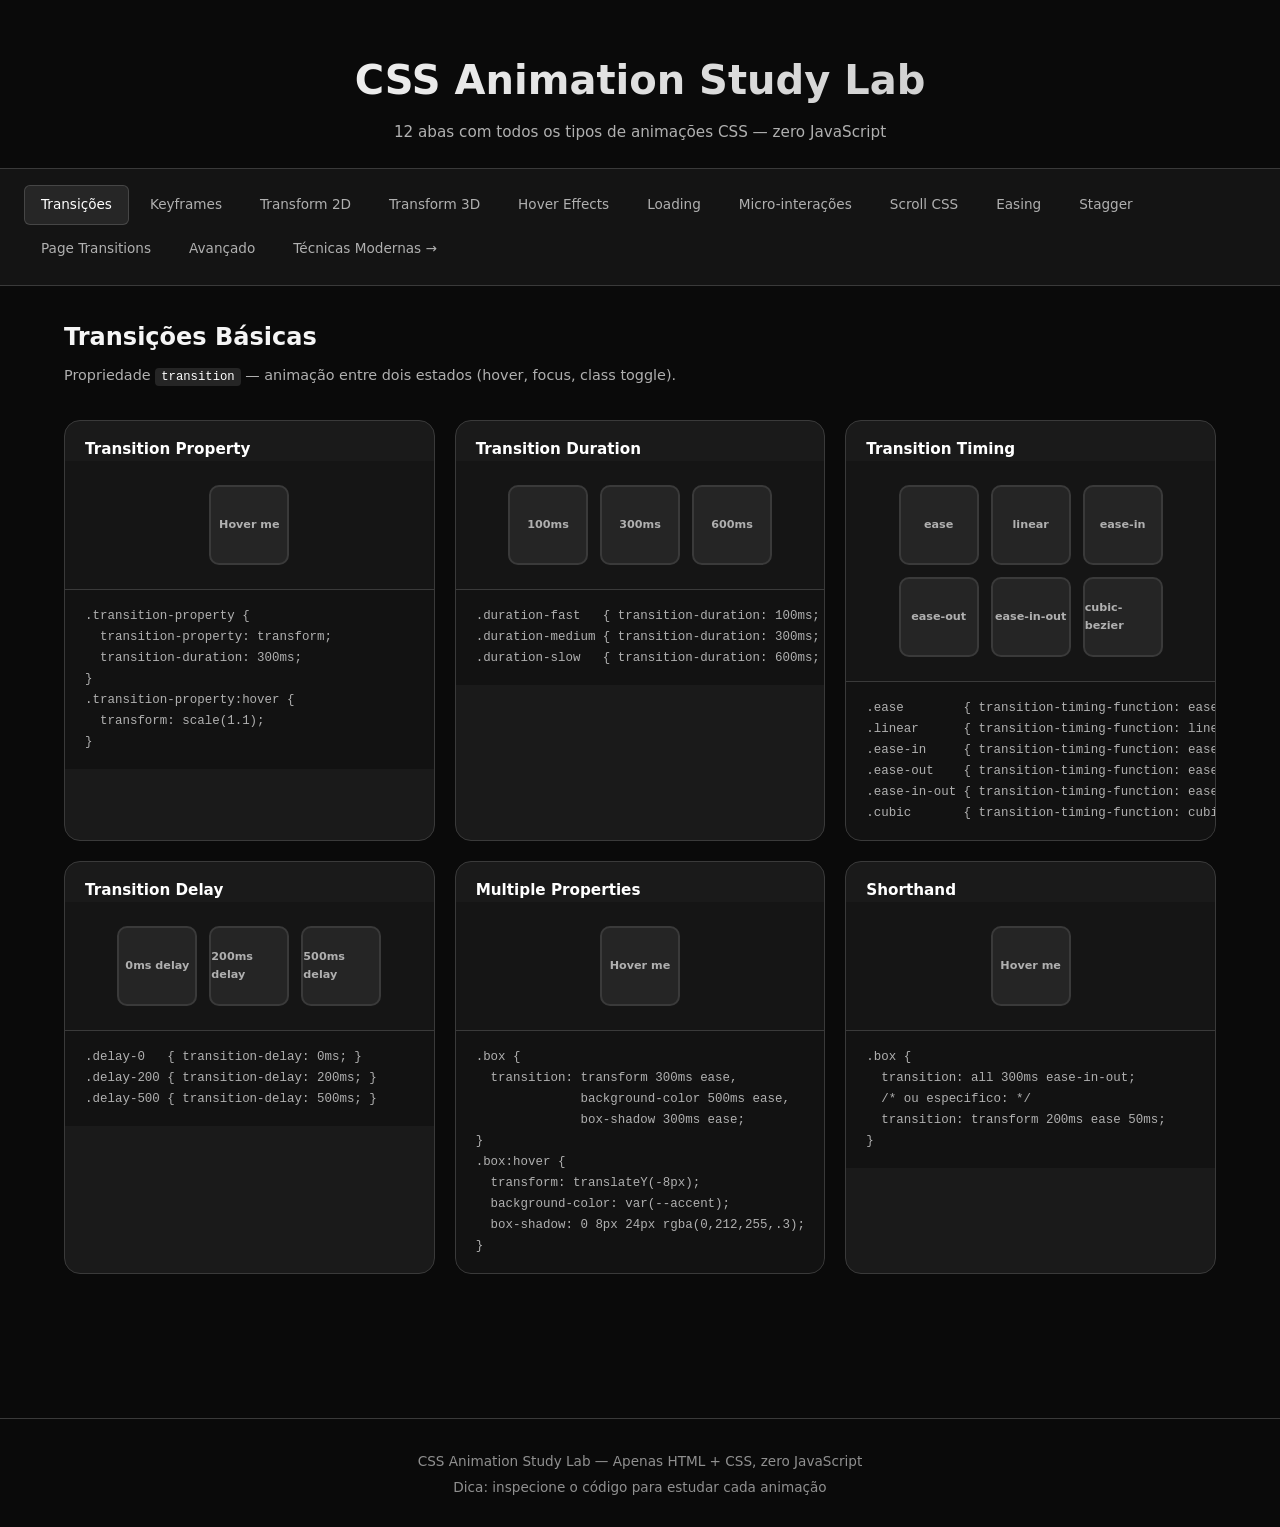
<file: index.html>
<!DOCTYPE html>
<html lang="pt-BR">
<head>
  <meta charset="UTF-8">
  <meta name="viewport" content="width=device-width, initial-scale=1.0">
  <meta name="description" content="12 abas interativas com exemplos práticos de animações CSS: transitions, keyframes, transforms, hover effects, loading, scroll-driven, easing, stagger e mais. Zero JavaScript.">
  <link rel="icon" href="data:image/svg+xml,<svg xmlns='http://www.w3.org/2000/svg' viewBox='0 0 100 100'><text y='.9em' font-size='90'>⚡</text></svg>">
  <title>CSS Animation Study Lab</title>
  <link rel="stylesheet" href="style.css">
</head>
<body>

  <header class="header">
    <h1>CSS Animation Study Lab</h1>
    <p class="subtitle">12 abas com todos os tipos de animações CSS — zero JavaScript</p>
  </header>

  <!-- Tabs State (radio buttons) -->
  <input type="radio" name="tab" id="tab1" checked>
  <input type="radio" name="tab" id="tab2">
  <input type="radio" name="tab" id="tab3">
  <input type="radio" name="tab" id="tab4">
  <input type="radio" name="tab" id="tab5">
  <input type="radio" name="tab" id="tab6">
  <input type="radio" name="tab" id="tab7">
  <input type="radio" name="tab" id="tab8">
  <input type="radio" name="tab" id="tab9">
  <input type="radio" name="tab" id="tab10">
  <input type="radio" name="tab" id="tab11">
  <input type="radio" name="tab" id="tab12">
  <input type="radio" name="tab" id="tab13">

  <nav class="tabs" role="tablist">
    <label for="tab1" role="tab" aria-controls="panel1">Transições</label>
    <label for="tab2" role="tab" aria-controls="panel2">Keyframes</label>
    <label for="tab3" role="tab" aria-controls="panel3">Transform 2D</label>
    <label for="tab4" role="tab" aria-controls="panel4">Transform 3D</label>
    <label for="tab5" role="tab" aria-controls="panel5">Hover Effects</label>
    <label for="tab6" role="tab" aria-controls="panel6">Loading</label>
    <label for="tab7" role="tab" aria-controls="panel7">Micro-interações</label>
    <label for="tab8" role="tab" aria-controls="panel8">Scroll CSS</label>
    <label for="tab9" role="tab" aria-controls="panel9">Easing</label>
    <label for="tab10" role="tab" aria-controls="panel10">Stagger</label>
    <label for="tab11" role="tab" aria-controls="panel11">Page Transitions</label>
    <label for="tab12" role="tab" aria-controls="panel12">Avançado</label>
    <label for="tab13" role="tab" aria-controls="panel13">Técnicas Modernas →</label>
  </nav>

  <main class="content">

    <!-- ==================== TAB 1: Transições ==================== -->
    <section class="tab-panel panel-1" role="tabpanel" id="panel1" aria-labelledby="tab1">
      <h2>Transições Básicas</h2>
      <p class="description">Propriedade <code>transition</code> — animação entre dois estados (hover, focus, class toggle).</p>

      <div class="examples-grid">

        <div class="example-card">
          <h3>Transition Property</h3>
          <div class="demo-area">
            <div class="box transition-property">Hover me</div>
          </div>
          <pre><code>.transition-property {
  transition-property: transform;
  transition-duration: 300ms;
}
.transition-property:hover {
  transform: scale(1.1);
}</code></pre>
        </div>

        <div class="example-card">
          <h3>Transition Duration</h3>
          <div class="demo-area">
            <div class="box duration-fast">100ms</div>
            <div class="box duration-medium">300ms</div>
            <div class="box duration-slow">600ms</div>
          </div>
          <pre><code>.duration-fast   { transition-duration: 100ms; }
.duration-medium { transition-duration: 300ms; }
.duration-slow   { transition-duration: 600ms; }</code></pre>
        </div>

        <div class="example-card">
          <h3>Transition Timing</h3>
          <div class="demo-area">
            <div class="box timing-ease">ease</div>
            <div class="box timing-linear">linear</div>
            <div class="box timing-ease-in">ease-in</div>
            <div class="box timing-ease-out">ease-out</div>
            <div class="box timing-ease-in-out">ease-in-out</div>
            <div class="box timing-cubic">cubic-bezier</div>
          </div>
          <pre><code>.ease        { transition-timing-function: ease; }
.linear      { transition-timing-function: linear; }
.ease-in     { transition-timing-function: ease-in; }
.ease-out    { transition-timing-function: ease-out; }
.ease-in-out { transition-timing-function: ease-in-out; }
.cubic       { transition-timing-function: cubic-bezier(.68,-.55,.27,1.55); }</code></pre>
        </div>

        <div class="example-card">
          <h3>Transition Delay</h3>
          <div class="demo-area">
            <div class="box delay-0">0ms delay</div>
            <div class="box delay-200">200ms delay</div>
            <div class="box delay-500">500ms delay</div>
          </div>
          <pre><code>.delay-0   { transition-delay: 0ms; }
.delay-200 { transition-delay: 200ms; }
.delay-500 { transition-delay: 500ms; }</code></pre>
        </div>

        <div class="example-card">
          <h3>Multiple Properties</h3>
          <div class="demo-area">
            <div class="box multi-transition">Hover me</div>
          </div>
          <pre><code>.box {
  transition: transform 300ms ease,
              background-color 500ms ease,
              box-shadow 300ms ease;
}
.box:hover {
  transform: translateY(-8px);
  background-color: var(--accent);
  box-shadow: 0 8px 24px rgba(0,212,255,.3);
}</code></pre>
        </div>

        <div class="example-card">
          <h3>Shorthand</h3>
          <div class="demo-area">
            <div class="box shorthand-transition">Hover me</div>
          </div>
          <pre><code>.box {
  transition: all 300ms ease-in-out;
  /* ou especifico: */
  transition: transform 200ms ease 50ms;
}</code></pre>
        </div>

      </div>
    </section>

    <!-- ==================== TAB 2: Keyframes ==================== -->
    <section class="tab-panel panel-2" role="tabpanel" id="panel2" aria-labelledby="tab2">
      <h2>Keyframe Animations</h2>
      <p class="description">Propriedade <code>animation</code> com <code>@keyframes</code> — sequências multi-etapa.</p>

      <div class="examples-grid">

        <div class="example-card">
          <h3>Fade In/Out</h3>
          <div class="demo-area">
            <div class="box anim-fade">Fade</div>
          </div>
          <pre><code>@keyframes fade {
  0%   { opacity: 0; }
  100% { opacity: 1; }
}
.box {
  animation: fade 1s ease-in-out infinite alternate;
}</code></pre>
        </div>

        <div class="example-card">
          <h3>Bounce</h3>
          <div class="demo-area">
            <div class="box anim-bounce">Bounce</div>
          </div>
          <pre><code>@keyframes bounce {
  0%, 100% { transform: translateY(0); }
  50%      { transform: translateY(-20px); }
}
.box {
  animation: bounce 600ms ease-in-out infinite;
}</code></pre>
        </div>

        <div class="example-card">
          <h3>Spin</h3>
          <div class="demo-area">
            <div class="box anim-spin">Spin</div>
          </div>
          <pre><code>@keyframes spin {
  from { transform: rotate(0deg); }
  to   { transform: rotate(360deg); }
}
.box {
  animation: spin 1s linear infinite;
}</code></pre>
        </div>

        <div class="example-card">
          <h3>Pulse</h3>
          <div class="demo-area">
            <div class="box anim-pulse">Pulse</div>
          </div>
          <pre><code>@keyframes pulse {
  0%, 100% { transform: scale(1); opacity: 1; }
  50%      { transform: scale(1.05); opacity: .8; }
}
.box {
  animation: pulse 2s ease-in-out infinite;
}</code></pre>
        </div>

        <div class="example-card">
          <h3>Slide In</h3>
          <div class="demo-area">
            <div class="box anim-slide-in">Slide In</div>
          </div>
          <pre><code>@keyframes slideIn {
  from { transform: translateX(-100%); opacity: 0; }
  to   { transform: translateX(0); opacity: 1; }
}
.box {
  animation: slideIn 500ms ease-out forwards;
}</code></pre>
        </div>

        <div class="example-card">
          <h3>Keyframe Steps</h3>
          <div class="demo-area">
            <div class="box anim-steps">Steps</div>
          </div>
          <pre><code>@keyframes typewriter {
  from { width: 0; }
  to   { width: 100%; }
}
.box {
  animation: typewriter 2s steps(10) forwards;
  overflow: hidden;
  white-space: nowrap;
}</code></pre>
        </div>

      </div>
    </section>

    <!-- ==================== TAB 3: Transform 2D ==================== -->
    <section class="tab-panel panel-3" role="tabpanel" id="panel3" aria-labelledby="tab3">
      <h2>Transformações 2D</h2>
      <p class="description">Propriedade <code>transform</code> — translate, rotate, scale, skew, matrix.</p>

      <div class="examples-grid">

        <div class="example-card">
          <h3>Translate</h3>
          <div class="demo-area">
            <div class="box tf-translate-x">translateX(40px)</div>
            <div class="box tf-translate-y">translateY(20px)</div>
          </div>
          <pre><code>.tf-translate-x { transform: translateX(40px); }
.tf-translate-y { transform: translateY(20px); }
/* Percentual relativo ao próprio tamanho */</code></pre>
        </div>

        <div class="example-card">
          <h3>Rotate</h3>
          <div class="demo-area">
            <div class="box tf-rotate-45">rotate(45deg)</div>
            <div class="box tf-rotate-neg">rotate(-45deg)</div>
          </div>
          <pre><code>.tf-rotate-45 { transform: rotate(45deg); }
.tf-rotate-neg { transform: rotate(-45deg); }</code></pre>
        </div>

        <div class="example-card">
          <h3>Scale</h3>
          <div class="demo-area">
            <div class="box tf-scale-up">scale(1.3)</div>
            <div class="box tf-scale-down">scale(0.7)</div>
            <div class="box tf-scale-xy">scale(1.2, 0.8)</div>
          </div>
          <pre><code>.tf-scale-up   { transform: scale(1.3); }
.tf-scale-down { transform: scale(0.7); }
.tf-scale-xy   { transform: scale(1.2, 0.8); }</code></pre>
        </div>

        <div class="example-card">
          <h3>Skew</h3>
          <div class="demo-area">
            <div class="box tf-skew-x">skewX(15deg)</div>
            <div class="box tf-skew-y">skewY(10deg)</div>
          </div>
          <pre><code>.tf-skew-x { transform: skewX(15deg); }
.tf-skew-y { transform: skewY(10deg); }</code></pre>
        </div>

        <div class="example-card">
          <h3>Transform Origin</h3>
          <div class="demo-area">
            <div class="box tf-origin-center">center</div>
            <div class="box tf-origin-tl">top left</div>
            <div class="box tf-origin-br">bottom right</div>
          </div>
          <pre><code>.tf-origin-center { transform-origin: center; }
.tf-origin-tl     { transform-origin: top left; }
.tf-origin-br     { transform-origin: bottom right; }</code></pre>
        </div>

        <div class="example-card">
          <h3>Combinando Transforms</h3>
          <div class="demo-area">
            <div class="box tf-combined">Combined</div>
          </div>
          <pre><code>.tf-combined {
  transform: rotate(15deg) scale(1.1) translateX(20px);
  /* Ordem importa! Da direita pra esquerda */</code></pre>
        </div>

        <div class="example-card">
          <h3>Matrix</h3>
          <div class="demo-area">
            <div class="box tf-matrix">matrix()</div>
          </div>
          <pre><code>/* matrix(scaleX, skewY, skewX, scaleY, translateX, translateY) */
.tf-matrix {
  transform: matrix(1, 0.2, -0.2, 1, 10, 0);
  /* Equivalente a: skewY(11.3deg) translateX(10px) */
}</code></pre>
        </div>

      </div>
    </section>

    <!-- ==================== TAB 4: Transform 3D ==================== -->
    <section class="tab-panel panel-4" role="tabpanel" id="panel4" aria-labelledby="tab4">
      <h2>Transformações 3D</h2>
      <p class="description">Perspectiva, rotateX/Y/Z, translateZ, preserve-3d.</p>

      <div class="examples-grid">

        <div class="example-card">
          <h3>Perspective</h3>
          <div class="demo-area perspective-container">
            <div class="box tf-perspective">Perspective</div>
          </div>
          <pre><code>.container {
  perspective: 800px;
}
.box {
  transform: rotateY(30deg);
}</code></pre>
        </div>

        <div class="example-card">
          <h3>RotateX / RotateY</h3>
          <div class="demo-area perspective-container">
            <div class="box tf-rotate-x">rotateX(30deg)</div>
            <div class="box tf-rotate-y">rotateY(30deg)</div>
          </div>
          <pre><code>.rx { transform: rotateX(30deg); }
.ry { transform: rotateY(30deg); }</code></pre>
        </div>

        <div class="example-card">
          <h3>RotateZ</h3>
          <div class="demo-area perspective-container">
            <div class="box tf-rotate-z">rotateZ(20deg)</div>
          </div>
          <pre><code>.rz { transform: rotateZ(20deg); }
/* Igual a rotate() no 2D */</code></pre>
        </div>

        <div class="example-card">
          <h3>TranslateZ</h3>
          <div class="demo-area perspective-container">
            <div class="box tf-translate-z-front">translateZ(60px)</div>
            <div class="box tf-translate-z-back">translateZ(-60px)</div>
          </div>
          <pre><code>.front { transform: translateZ(60px); }
.back  { transform: translateZ(-60px); }</code></pre>
        </div>

        <div class="example-card">
          <h3>Card Flip</h3>
          <div class="demo-area perspective-container">
            <div class="card-flip">
              <div class="card-flip-inner">
                <div class="card-front">Front</div>
                <div class="card-back">Back</div>
              </div>
            </div>
          </div>
          <pre><code>.card-inner {
  transform-style: preserve-3d;
  transition: transform 600ms;
}
.card:hover .card-inner {
  transform: rotateY(180deg);
}
.card-front  { backface-visibility: hidden; }
.card-back   { transform: rotateY(180deg);
               backface-visibility: hidden; }</code></pre>
        </div>

        <div class="example-card">
          <h3>preserve-3d</h3>
          <div class="demo-area perspective-container">
            <div class="box tf-preserve-3d">
              <span>A</span>
              <span>B</span>
              <span>C</span>
            </div>
          </div>
          <pre><code>.parent {
  transform-style: preserve-3d;
  /* Filhos mantêm contexto 3D */</code></pre>
        </div>

      </div>
    </section>

    <!-- ==================== TAB 5: Hover Effects ==================== -->
    <section class="tab-panel panel-5" role="tabpanel" id="panel5" aria-labelledby="tab5">
      <h2>Hover Effects</h2>
      <p class="description">Efeitos visuais ao passar o mouse — cards, botões, overlays.</p>

      <div class="examples-grid">

        <div class="example-card">
          <h3>Glow Effect</h3>
          <div class="demo-area">
            <div class="box hover-glow">Glow</div>
          </div>
          <pre><code>.box {
  box-shadow: 0 0 0 rgba(0,212,255,0);
  transition: box-shadow 300ms;
}
.box:hover {
  box-shadow: 0 0 30px rgba(0,212,255,.6);
}</code></pre>
        </div>

        <div class="example-card">
          <h3>Border Draw</h3>
          <div class="demo-area">
            <div class="box hover-border">Draw Border</div>
          </div>
          <pre><code>.box {
  border: 2px solid transparent;
  background: linear-gradient(#1a1a2e, #1a1a2e) padding-box,
              linear-gradient(135deg, #00d4ff, #7b2ff7) border-box;
  opacity: 0;
  transition: opacity 300ms;
}
.box:hover { opacity: 1; }</code></pre>
        </div>

        <div class="example-card">
          <h3>Magnetic Shift</h3>
          <div class="demo-area">
            <div class="box hover-shift">Shift</div>
          </div>
          <pre><code>.box {
  transition: transform 200ms ease-out;
}
.box:hover {
  transform: translate(-4px, -4px);
}
.box:active {
  transform: translate(0, 0);
}</code></pre>
        </div>

        <div class="example-card">
          <h3>Image Reveal</h3>
          <div class="demo-area">
            <div class="hover-reveal">
              <div class="reveal-overlay">Hover to reveal</div>
            </div>
          </div>
          <pre><code>.overlay {
  clip-path: inset(0 0 0 0);
  transition: clip-path 500ms ease;
}
.card:hover .overlay {
  clip-path: inset(50% 50% 50% 50%);
}</code></pre>
        </div>

        <div class="example-card">
          <h3>Text Slide</h3>
          <div class="demo-area">
            <div class="hover-text-slide">
              <span class="slide-default">Hover me</span>
              <span class="slide-active">Revealed!</span>
            </div>
          </div>
          <pre><code>.default, .active {
  transition: transform 300ms ease;
}
.active { transform: translateY(100%); }
.card:hover .default { transform: translateY(-100%); }
.card:hover .active  { transform: translateY(0); }</code></pre>
        </div>

        <div class="example-card">
          <h3>Ripple Click</h3>
          <div class="demo-area">
            <div class="hover-ripple">Click me</div>
          </div>
          <pre><code>.box::after {
  content: '';
  position: absolute;
  inset: 0;
  background: radial-gradient(circle, rgba(255,255,255,.3) 0%, transparent 70%);
  transform: scale(0);
  transition: transform 500ms;
}
.box:active::after {
  transform: scale(2);
}</code></pre>
        </div>

      </div>
    </section>

    <!-- ==================== TAB 6: Loading ==================== -->
    <section class="tab-panel panel-6" role="tabpanel" id="panel6" aria-labelledby="tab6">
      <h2>Loading Animations</h2>
      <p class="description">Spinners, progress bars, skeleton screens — tudo em CSS puro.</p>

      <div class="examples-grid">

        <div class="example-card">
          <h3>Spinner Circle</h3>
          <div class="demo-area">
            <div class="spinner-circle"></div>
          </div>
          <pre><code>.spinner {
  width: 40px; height: 40px;
  border: 3px solid rgba(255,255,255,.1);
  border-top-color: #00d4ff;
  border-radius: 50%;
  animation: spin 800ms linear infinite;
}</code></pre>
        </div>

        <div class="example-card">
          <h3>Dots Bounce</h3>
          <div class="demo-area">
            <div class="spinner-dots">
              <span></span><span></span><span></span>
            </div>
          </div>
          <pre><code>.dots span {
  animation: dotBounce 1.4s ease-in-out infinite;
}
.dots span:nth-child(2) { animation-delay: 160ms; }
.dots span:nth-child(3) { animation-delay: 320ms; }

@keyframes dotBounce {
  0%, 80%, 100% { transform: scale(0.6); opacity: .4; }
  40%           { transform: scale(1); opacity: 1; }
}</code></pre>
        </div>

        <div class="example-card">
          <h3>Progress Bar</h3>
          <div class="demo-area">
            <div class="spinner-progress">
              <div class="progress-fill"></div>
            </div>
          </div>
          <pre><code>.fill {
  width: 0%;
  height: 100%;
  background: linear-gradient(90deg, #00d4ff, #7b2ff7);
  animation: progress 2s ease-in-out infinite;
}
@keyframes progress {
  0%   { width: 0%; }
  50%  { width: 70%; }
  100% { width: 100%; }
}</code></pre>
        </div>

        <div class="example-card">
          <h3>Skeleton Shimmer</h3>
          <div class="demo-area">
            <div class="skeleton">
              <div class="skeleton-line w-80"></div>
              <div class="skeleton-line w-60"></div>
              <div class="skeleton-line w-90"></div>
            </div>
          </div>
          <pre><code>.skeleton {
  background: linear-gradient(
    90deg,
    rgba(255,255,255,.06) 25%,
    rgba(255,255,255,.12) 50%,
    rgba(255,255,255,.06) 75%
  );
  background-size: 200% 100%;
  animation: shimmer 1.5s infinite;
}</code></pre>
        </div>

        <div class="example-card">
          <h3>Orbital</h3>
          <div class="demo-area">
            <div class="spinner-orbital">
              <div class="orbital-ring"></div>
              <div class="orbital-dot"></div>
            </div>
          </div>
          <pre><code>.ring {
  border: 2px solid rgba(255,255,255,.1);
  border-radius: 50%;
}
.dot {
  width: 10px; height: 10px;
  background: #00d4ff;
  border-radius: 50%;
  position: absolute;
  top: 50%; left: 50%;
  margin: -5px 0 0 -5px;
  animation: orbit 1.2s linear infinite;
}
@keyframes orbit {
  from { transform: rotate(0deg) translateX(20px); }
  to   { transform: rotate(360deg) translateX(20px); }
}</code></pre>
        </div>

        <div class="example-card">
          <h3>Wave Bars</h3>
          <div class="demo-area">
            <div class="spinner-wave">
              <span></span><span></span><span></span><span></span><span></span>
            </div>
          </div>
          <pre><code>.wave span {
  width: 4px;
  background: #00d4ff;
  animation: wave 1s ease-in-out infinite;
}
.wave span:nth-child(2) { animation-delay: 100ms; }
.wave span:nth-child(3) { animation-delay: 200ms; }
/* etc */</code></pre>
        </div>

      </div>
    </section>

    <!-- ==================== TAB 7: Micro-interações ==================== -->
    <section class="tab-panel panel-7" role="tabpanel" id="panel7" aria-labelledby="tab7">
      <h2>Micro-interações</h2>
      <p class="description">Feedback visual em botões, toggle switches, checkboxes — detalhes que fazem diferença.</p>

      <div class="examples-grid">

        <div class="example-card">
          <h3>Toggle Switch</h3>
          <div class="demo-area">
            <label class="toggle-wrapper">
              <input type="checkbox" class="sr-only toggle-input" aria-label="Toggle switch">
              <span class="toggle-slider"></span>
            </label>
          </div>
          <pre><code>.slider {
  transition: background 300ms, transform 300ms;
}
.input:checked + .slider {
  background: #00d4ff;
  transform: translateX(24px);
}
.slider::before {
  content: '';
  transition: transform 300ms cubic-bezier(.68,-.55,.27,1.55);
}</code></pre>
        </div>

        <div class="example-card">
          <h3>Button Ripple</h3>
          <div class="demo-area">
            <button class="btn-ripple">Clique Aqui</button>
          </div>
          <pre><code>.btn::after {
  content: '';
  position: absolute;
  inset: 0;
  background: radial-gradient(circle, rgba(255,255,255,.3), transparent 70%);
  transform: scale(0);
  opacity: 0;
  transition: transform 500ms, opacity 500ms;
}
.btn:active::after {
  transform: scale(2.5);
  opacity: 1;
  transition: 0ms;
}</code></pre>
        </div>

        <div class="example-card">
          <h3>Focus Ring</h3>
          <div class="demo-area">
            <button class="btn-focus">Focus me (Tab)</button>
          </div>
          <pre><code>.btn:focus-visible {
  outline: none;
  box-shadow: 0 0 0 3px rgba(0,212,255,.5);
}
/* Usa :focus-visible pra não aparecer no click */</code></pre>
        </div>

        <div class="example-card">
          <h3>Input Underline</h3>
          <div class="demo-area">
            <div class="input-underline-wrapper">
              <input type="text" class="input-underline" placeholder=" ">
              <label class="input-underline-label">Email</label>
              <span class="input-underline-bar"></span>
            </div>
          </div>
          <pre><code>.bar {
  transform: scaleX(0);
  transition: transform 300ms;
}
.input:focus ~ .bar {
  transform: scaleX(1);
}
.label {
  transition: all 300ms;
}
.input:focus ~ .label,
.input:not(:placeholder-shown) ~ .label {
  transform: translateY(-24px) scale(.8);
  color: #00d4ff;
}</code></pre>
        </div>

        <div class="example-card">
          <h3>Like Button</h3>
          <div class="demo-area">
            <label class="like-wrapper">
              <input type="checkbox" class="sr-only like-input" aria-label="Like">
              <span class="like-heart"></span>
            </label>
          </div>
          <pre><code>.heart {
  transition: transform 300ms cubic-bezier(.17,.89,.32,1.28);
}
.input:checked ~ .heart {
  transform: scale(1.3);
}
/* Com keyframes pra efeito de pop */</code></pre>
        </div>

        <div class="example-card">
          <h3>Notification Badge</h3>
          <div class="demo-area">
            <div class="badge-wrapper">
              <div class="badge-icon">
                <svg aria-hidden="true" width="24" height="24" viewBox="0 0 24 24" fill="none" stroke="currentColor" stroke-width="2"><path d="M18 8A6 6 0 0 0 6 8c0 7-3 9-3 9h18s-3-2-3-9"/><path d="M13.73 21a2 2 0 0 1-3.46 0"/></svg>
              </div>
              <span class="badge-count">3</span>
            </div>
          </div>
          <pre><code>.count {
  animation: badgePop 300ms cubic-bezier(.17,.89,.32,1.28);
}
@keyframes badgePop {
  0%   { transform: scale(0); }
  60%  { transform: scale(1.4); }
  100% { transform: scale(1); }
}</code></pre>
        </div>

      </div>
    </section>

    <!-- ==================== TAB 8: Scroll CSS ==================== -->
    <section class="tab-panel panel-8" role="tabpanel" id="panel8" aria-labelledby="tab8">
      <h2>Scroll-Driven Animations (CSS)</h2>
      <p class="description">Animações puras de scroll com <code>animation-timeline</code> — sem JavaScript. (Chrome/Edge 115+; fallback automático para Firefox/Safari)</p>

      <div class="examples-grid">

        <div class="example-card">
          <h3>Scroll Progress Bar</h3>
          <div class="demo-area scroll-demo-area">
            <div class="scroll-progress-bar"></div>
            <div class="scroll-content">
              <p>Scroll down neste card para ver a barra de progresso.</p>
              <p>Lorem ipsum dolor sit amet consectetur.</p>
              <p>Adipiscing elit sed do eiusmod.</p>
              <p>Tempor incididunt ut labore.</p>
              <p>Dolore magna aliqua ut enim.</p>
              <p>Ad minim veniam quis nostrud.</p>
              <p>Exercitation ullamco laboris.</p>
              <p>Nisi ut aliquip ex ea commodo.</p>
            </div>
          </div>
          <pre><code>.progress-bar {
  position: fixed;
  top: 0; left: 0;
  height: 3px;
  background: #00d4ff;
  animation: growWidth linear;
  animation-timeline: scroll();
}
@keyframes growWidth {
  from { width: 0%; }
  to   { width: 100%; }
}</code></pre>
        </div>

        <div class="example-card">
          <h3>Reveal on Scroll</h3>
          <div class="demo-area scroll-demo-area">
            <div class="scroll-reveal">
              <div class="reveal-item">Item 1</div>
              <div class="reveal-item">Item 2</div>
              <div class="reveal-item">Item 3</div>
            </div>
          </div>
          <pre><code>.reveal {
  animation: revealUp linear both;
  animation-timeline: view();
  animation-range: entry 0% entry 100%;
}
@keyframes revealUp {
  from { opacity: 0; transform: translateY(40px); }
  to   { opacity: 1; transform: translateY(0); }
}</code></pre>
        </div>

        <div class="example-card">
          <h3>Parallax CSS</h3>
          <div class="demo-area scroll-demo-area">
            <div class="scroll-parallax">
              <div class="parallax-bg"></div>
              <div class="parallax-content">Parallax Content</div>
            </div>
          </div>
          <pre><code>.bg {
  animation: parallaxMove linear;
  animation-timeline: scroll();
}
@keyframes parallaxMove {
  from { transform: translateY(0); }
  to   { transform: translateY(-50px); }
}</code></pre>
        </div>

        <div class="example-card">
          <h3>Rotate on Scroll</h3>
          <div class="demo-area scroll-demo-area">
            <div class="scroll-rotate">
              <div class="rotate-element">Rotate</div>
            </div>
          </div>
          <pre><code>.element {
  animation: spinScroll linear;
  animation-timeline: scroll();
}
@keyframes spinScroll {
  from { transform: rotate(0deg); }
  to   { transform: rotate(360deg); }
}</code></pre>
        </div>

        <div class="example-card">
          <h3>Scale on Scroll</h3>
          <div class="demo-area scroll-demo-area">
            <div class="scroll-scale">
              <div class="scale-element">Scale</div>
            </div>
          </div>
          <pre><code>.element {
  animation: scaleScroll ease-out;
  animation-timeline: view();
  animation-range: entry 0% cover 50%;
}
@keyframes scaleScroll {
  from { transform: scale(0.5); opacity: 0; }
  to   { transform: scale(1); opacity: 1; }
}</code></pre>
        </div>

        <div class="example-card">
          <h3>Color Shift on Scroll</h3>
          <div class="demo-area scroll-demo-area">
            <div class="scroll-color">
              <div class="color-element">Color Shift</div>
            </div>
          </div>
          <pre><code>.element {
  animation: colorShift linear;
  animation-timeline: scroll();
}
@keyframes colorShift {
  0%   { background: #7b2ff7; }
  50%  { background: #00d4ff; }
  100% { background: #00ff88; }
}</code></pre>
        </div>

      </div>
    </section>

    <!-- ==================== TAB 9: Easing ==================== -->
    <section class="tab-panel panel-9" role="tabpanel" id="panel9" aria-labelledby="tab9">
      <h2>Easing Functions</h2>
      <p class="description">Curvas de aceleração — <code>cubic-bezier()</code>, <code>steps()</code>, keyword easing.</p>

      <div class="examples-grid">

        <div class="example-card">
          <h3>Keywords</h3>
          <div class="demo-area">
            <div class="easing-row">
              <div class="easing-track"><div class="easing-ball ease-ease">ease</div></div>
              <div class="easing-track"><div class="easing-ball ease-linear">linear</div></div>
              <div class="easing-track"><div class="easing-ball ease-ease-in">ease-in</div></div>
              <div class="easing-track"><div class="easing-ball ease-ease-out">ease-out</div></div>
              <div class="easing-track"><div class="easing-ball ease-ease-in-out">ease-in-out</div></div>
            </div>
          </div>
          <pre><code>transition-timing-function: ease;       /* default */
transition-timing-function: linear;
transition-timing-function: ease-in;
transition-timing-function: ease-out;
transition-timing-function: ease-in-out;</code></pre>
        </div>

        <div class="example-card">
          <h3>cubic-bezier</h3>
          <div class="demo-area">
            <div class="easing-row">
              <div class="easing-track"><div class="easing-ball cb-1">.25,.1,.25,1</div></div>
              <div class="easing-track"><div class="easing-ball cb-2">.68,-.55,.27,1.55</div></div>
              <div class="easing-track"><div class="easing-ball cb-3">.33,0,.67,1</div></div>
              <div class="easing-track"><div class="easing-ball cb-4">0,.7,.3,1</div></div>
            </div>
          </div>
          <pre><code>/* Material Design ease */
cubic-bezier(.25,.1,.25,1)
/* Overshoot (spring-like) */
cubic-bezier(.68,-.55,.27,1.55)
/* Standard easing */
cubic-bezier(.33,0,.67,1)
/* Decelerate */
cubic-bezier(0,.7,.3,1)</code></pre>
        </div>

        <div class="example-card">
          <h3>Steps()</h3>
          <div class="demo-area">
            <div class="easing-row">
              <div class="easing-track"><div class="easing-ball steps-3">steps(3)</div></div>
              <div class="easing-track"><div class="easing-ball steps-5">steps(5)</div></div>
              <div class="easing-track"><div class="easing-ball steps-10">steps(10)</div></div>
              <div class="easing-track"><div class="easing-ball steps-jump">jump-end</div></div>
            </div>
          </div>
          <pre><code>animation-timing-function: steps(3);
animation-timing-function: steps(5);
animation-timing-function: steps(10);
animation-timing-function: steps(1, jump-end);
/* jump-start, jump-both, jump-none */</code></pre>
        </div>

        <div class="example-card">
          <h3>Visual Curves</h3>
          <div class="demo-area">
            <div class="bezier-curves">
              <svg class="curve-svg" viewBox="0 0 100 100">
                <path d="M0,100 C25,100 25,0 50,0 S75,100 100,0" fill="none" stroke="var(--accent)" stroke-width="2"/>
                <line x1="0" y1="0" x2="0" y2="100" stroke="var(--border)" stroke-width="1"/>
                <line x1="0" y1="100" x2="100" y2="100" stroke="var(--border)" stroke-width="1"/>
              </svg>
              <span class="curve-label">Cubic Bezier Visual</span>
            </div>
          </div>
          <pre><code>/* P1=(x1,y1) control point 1
   P2=(x2,y2) control point 2
   X axis = time, Y axis = progress
   Tools: cubic-bezier.com */</code></pre>
        </div>

        <div class="example-card">
          <h3>Easing Comparison</h3>
          <div class="demo-area">
            <button class="btn-easing-demo">Hover me — watch easing</button>
          </div>
          <pre><code>/* Spring feel */
transition: transform 500ms cubic-bezier(.68,-.55,.27,1.55);
/* Smooth decelerate */
transition: transform 500ms cubic-bezier(0,.7,.3,1);
/* Material standard */
transition: transform 500ms cubic-bezier(.4,0,.2,1);</code></pre>
        </div>

        <div class="example-card">
          <h3>Custom Property Easing</h3>
          <div class="demo-area">
            <div class="box custom-easing">Custom</div>
          </div>
          <pre><code>:root {
  --ease-spring: cubic-bezier(.68,-.55,.27,1.55);
  --ease-smooth: cubic-bezier(.4,0,.2,1);
  --ease-bounce: cubic-bezier(.34,1.56,.64,1);
}
.box {
  transition: transform 400ms var(--ease-spring);
}</code></pre>
        </div>

      </div>
    </section>

    <!-- ==================== TAB 10: Stagger ==================== -->
    <section class="tab-panel panel-10" role="tabpanel" id="panel10" aria-labelledby="tab10">
      <h2>Stagger Animations</h2>
      <p class="description">Sequências escalonadas — animar lista de itens com delay progressivo. CSS puro com <code>:nth-child</code>.</p>

      <div class="examples-grid">

        <div class="example-card">
          <h3>Fade In Stagger</h3>
          <div class="demo-area">
            <div class="stagger-list stagger-fade">
              <div class="stagger-item">1</div>
              <div class="stagger-item">2</div>
              <div class="stagger-item">3</div>
              <div class="stagger-item">4</div>
              <div class="stagger-item">5</div>
            </div>
          </div>
          <pre><code>.item {
  opacity: 0;
  animation: fadeIn 400ms ease forwards;
}
.item:nth-child(1) { animation-delay: 0ms; }
.item:nth-child(2) { animation-delay: 80ms; }
.item:nth-child(3) { animation-delay: 160ms; }
.item:nth-child(4) { animation-delay: 240ms; }
.item:nth-child(5) { animation-delay: 320ms; }</code></pre>
        </div>

        <div class="example-card">
          <h3>Slide Up Stagger</h3>
          <div class="demo-area">
            <div class="stagger-list stagger-slide-up">
              <div class="stagger-item">1</div>
              <div class="stagger-item">2</div>
              <div class="stagger-item">3</div>
              <div class="stagger-item">4</div>
              <div class="stagger-item">5</div>
            </div>
          </div>
          <pre><code>.item {
  transform: translateY(30px);
  opacity: 0;
  animation: slideUp 400ms ease forwards;
}
@keyframes slideUp {
  to { transform: translateY(0); opacity: 1; }
}</code></pre>
        </div>

        <div class="example-card">
          <h3>Scale Stagger</h3>
          <div class="demo-area">
            <div class="stagger-list stagger-scale">
              <div class="stagger-item">1</div>
              <div class="stagger-item">2</div>
              <div class="stagger-item">3</div>
              <div class="stagger-item">4</div>
              <div class="stagger-item">5</div>
            </div>
          </div>
          <pre><code>.item {
  transform: scale(0);
  animation: popIn 400ms cubic-bezier(.17,.89,.32,1.28) forwards;
}
@keyframes popIn {
  to { transform: scale(1); }
}</code></pre>
        </div>

        <div class="example-card">
          <h3>Rotate Stagger</h3>
          <div class="demo-area">
            <div class="stagger-list stagger-rotate">
              <div class="stagger-item">1</div>
              <div class="stagger-item">2</div>
              <div class="stagger-item">3</div>
              <div class="stagger-item">4</div>
              <div class="stagger-item">5</div>
            </div>
          </div>
          <pre><code>.item {
  transform: rotate(-180deg) scale(0);
  opacity: 0;
  animation: rotateIn 500ms ease forwards;
}
@keyframes rotateIn {
  to { transform: rotate(0) scale(1); opacity: 1; }
}</code></pre>
        </div>

        <div class="example-card">
          <h3>Grid Stagger</h3>
          <div class="demo-area">
            <div class="stagger-grid">
              <div class="stagger-cell"></div>
              <div class="stagger-cell"></div>
              <div class="stagger-cell"></div>
              <div class="stagger-cell"></div>
              <div class="stagger-cell"></div>
              <div class="stagger-cell"></div>
              <div class="stagger-cell"></div>
              <div class="stagger-cell"></div>
              <div class="stagger-cell"></div>
            </div>
          </div>
          <pre><code>/* Grid com delay baseado na coluna + linha */
.cell:nth-child(3n+1) { animation-delay: calc(var(--i) * 80ms); }
.cell:nth-child(3n+2) { animation-delay: calc(var(--i) * 80ms + 40ms); }
.cell:nth-child(3n)   { animation-delay: calc(var(--i) * 80ms + 80ms); }</code></pre>
        </div>

        <div class="example-card">
          <h3>Hover Cascade</h3>
          <div class="demo-area">
            <div class="stagger-cascade">
              <div class="cascade-item"></div>
              <div class="cascade-item"></div>
              <div class="cascade-item"></div>
              <div class="cascade-item"></div>
              <div class="cascade-item"></div>
            </div>
          </div>
          <pre><code>.parent:hover .item {
  transform: translateY(-10px);
  transition-delay: calc(var(--i) * 50ms);
}
/* Hover no container, delay progressivo */</code></pre>
        </div>

      </div>
    </section>

    <!-- ==================== TAB 11: Page Transitions ==================== -->
    <section class="tab-panel panel-11" role="tabpanel" id="panel11" aria-labelledby="tab11">
      <h2>Page Transitions</h2>
      <p class="description">Simulando transições entre "páginas" com CSS puro — radio button hack + animation.</p>

      <div class="examples-grid">

        <div class="example-card">
          <h3>Crossfade</h3>
          <div class="demo-area">
            <div class="page-transition-demo">
              <input type="radio" name="pt1" id="pt1a" checked class="sr-only pt-radio">
              <input type="radio" name="pt1" id="pt1b" class="sr-only pt-radio">
              <div class="pt-pages">
                <div class="pt-page pt-page-1">
                  <span>Página 1</span>
                </div>
                <div class="pt-page pt-page-2">
                  <span>Página 2</span>
                </div>
              </div>
              <div class="pt-nav">
                <label for="pt1a" class="pt-btn">1</label>
                <label for="pt1b" class="pt-btn">2</label>
              </div>
            </div>
          </div>
          <pre><code>.page {
  position: absolute;
  opacity: 0;
  transition: opacity 500ms ease;
}
input:checked ~ .pages .page-2 {
  opacity: 1;
}</code></pre>
        </div>

        <div class="example-card">
          <h3>Slide Horizontal</h3>
          <div class="demo-area">
            <div class="page-transition-demo">
              <input type="radio" name="pt2" id="pt2a" checked class="sr-only pt-radio">
              <input type="radio" name="pt2" id="pt2b" class="sr-only pt-radio">
              <div class="pt-pages">
                <div class="pt-page pt-slide-h-1">
                  <span>Slide Left</span>
                </div>
                <div class="pt-page pt-slide-h-2">
                  <span>Slide Right</span>
                </div>
              </div>
              <div class="pt-nav">
                <label for="pt2a" class="pt-btn">1</label>
                <label for="pt2b" class="pt-btn">2</label>
              </div>
            </div>
          </div>
          <pre><code>.page-1 { transform: translateX(0); }
.page-2 { transform: translateX(100%); }
input:checked ~ .pages .page-1 {
  transform: translateX(-100%);
}
input:checked ~ .pages .page-2 {
  transform: translateX(0);
}</code></pre>
        </div>

        <div class="example-card">
          <h3>Slide Vertical</h3>
          <div class="demo-area">
            <div class="page-transition-demo">
              <input type="radio" name="pt3" id="pt3a" checked class="sr-only pt-radio">
              <input type="radio" name="pt3" id="pt3b" class="sr-only pt-radio">
              <div class="pt-pages">
                <div class="pt-page pt-slide-v-1">
                  <span>Slide Up</span>
                </div>
                <div class="pt-page pt-slide-v-2">
                  <span>Slide Down</span>
                </div>
              </div>
              <div class="pt-nav">
                <label for="pt3a" class="pt-btn">1</label>
                <label for="pt3b" class="pt-btn">2</label>
              </div>
            </div>
          </div>
          <pre><code>.page-1 { transform: translateY(0); }
.page-2 { transform: translateY(100%); }
input:checked ~ .pages .page-1 {
  transform: translateY(-100%);
}
input:checked ~ .pages .page-2 {
  transform: translateY(0);
}</code></pre>
        </div>

        <div class="example-card">
          <h3>Zoom Fade</h3>
          <div class="demo-area">
            <div class="page-transition-demo">
              <input type="radio" name="pt4" id="pt4a" checked class="sr-only pt-radio">
              <input type="radio" name="pt4" id="pt4b" class="sr-only pt-radio">
              <div class="pt-pages">
                <div class="pt-page pt-zoom-1">
                  <span>Zoom Out</span>
                </div>
                <div class="pt-page pt-zoom-2">
                  <span>Zoom In</span>
                </div>
              </div>
              <div class="pt-nav">
                <label for="pt4a" class="pt-btn">1</label>
                <label for="pt4b" class="pt-btn">2</label>
              </div>
            </div>
          </div>
          <pre><code>.page-1 { transform: scale(1); opacity: 1; }
.page-2 { transform: scale(0.8); opacity: 0; }
input:checked ~ .pages .page-1 {
  transform: scale(1.2); opacity: 0;
}
input:checked ~ .pages .page-2 {
  transform: scale(1); opacity: 1;
}</code></pre>
        </div>

        <div class="example-card">
          <h3>Flip Transition</h3>
          <div class="demo-area">
            <div class="page-transition-demo">
              <input type="radio" name="pt5" id="pt5a" checked class="sr-only pt-radio">
              <input type="radio" name="pt5" id="pt5b" class="sr-only pt-radio">
              <div class="pt-pages">
                <div class="pt-page pt-flip-1">
                  <span>Front</span>
                </div>
                <div class="pt-page pt-flip-2">
                  <span>Back</span>
                </div>
              </div>
              <div class="pt-nav">
                <label for="pt5a" class="pt-btn">1</label>
                <label for="pt5b" class="pt-btn">2</label>
              </div>
            </div>
          </div>
          <pre><code>.pages { perspective: 800px; }
.page-1 { transform: rotateY(0); }
.page-2 { transform: rotateY(180deg); }
input:checked ~ .pages .page-1 {
  transform: rotateY(-180deg);
}
input:checked ~ .pages .page-2 {
  transform: rotateY(0);
}</code></pre>
        </div>

        <div class="example-card">
          <h3>Wipe Transition</h3>
          <div class="demo-area">
            <div class="page-transition-demo">
              <input type="radio" name="pt6" id="pt6a" checked class="sr-only pt-radio">
              <input type="radio" name="pt6" id="pt6b" class="sr-only pt-radio">
              <div class="pt-pages">
                <div class="pt-page pt-wipe-1">
                  <span>Wipe Left</span>
                </div>
                <div class="pt-page pt-wipe-2">
                  <span>Wipe Right</span>
                </div>
              </div>
              <div class="pt-nav">
                <label for="pt6a" class="pt-btn">1</label>
                <label for="pt6b" class="pt-btn">2</label>
              </div>
            </div>
          </div>
          <pre><code>.page-2 {
  clip-path: inset(0 100% 0 0);
  transition: clip-path 500ms ease;
}
input:checked ~ .pages .page-2 {
  clip-path: inset(0 0 0 0);
}</code></pre>
        </div>

      </div>
    </section>

    <!-- ==================== TAB 12: Avançado ==================== -->
    <section class="tab-panel panel-12" role="tabpanel" id="panel12" aria-labelledby="tab12">
      <h2>Técnicas Avançadas</h2>
      <p class="description">Math functions, container queries, <code>@property</code>, scroll-driven, e combines.</p>

      <div class="examples-grid">

        <div class="example-card">
          <h3>@property (Houdini)</h3>
          <div class="demo-area">
            <div class="box houdini-gradient">Houdini</div>
          </div>
          <pre><code>@property --angle {
  syntax: '&lt;angle&gt;';
  initial-value: 0deg;
  inherits: false;
}
.box {
  background: conic-gradient(from var(--angle), #00d4ff, #7b2ff7);
  animation: rotateGradient 3s linear infinite;
}
@keyframes rotateGradient {
  to { --angle: 360deg; }
}</code></pre>
        </div>

        <div class="example-card">
          <h3>CSS Counter Animation</h3>
          <div class="demo-area">
            <div class="counter-wrapper">
              <div class="counter-value"></div>
            </div>
          </div>
          <pre><code>@property --num {
  syntax: '&lt;integer&gt;';
  initial-value: 0;
  inherits: false;
}
.counter {
  counter-reset: num var(--num);
  animation: countUp 2s ease forwards;
}
.counter::after {
  content: counter(num);
}
@keyframes countUp {
  to { --num: 100; }
}</code></pre>
        </div>

        <div class="example-card">
          <h3>Conic Rotation</h3>
          <div class="demo-area">
            <div class="conic-spinner">
              <div class="conic-inner"></div>
            </div>
          </div>
          <pre><code>.spinner {
  background: conic-gradient(from 0deg, transparent, #00d4ff);
  animation: spin 1s linear infinite;
  border-radius: 50%;
}
.inner {
  background: var(--surface);
  border-radius: 50%;
  margin: 4px;
}</code></pre>
        </div>

        <div class="example-card">
          <h3>Clip-path Morphing</h3>
          <div class="demo-area">
            <div class="box clip-morph">Morph</div>
          </div>
          <pre><code>.box {
  clip-path: polygon(50% 0%, 100% 50%, 50% 100%, 0% 50%);
  animation: morph 4s ease-in-out infinite alternate;
}
@keyframes morph {
  to { clip-path: polygon(50% 10%, 90% 50%, 50% 90%, 10% 50%; }
}</code></pre>
        </div>

        <div class="example-card">
          <h3>Filter Animations</h3>
          <div class="demo-area">
            <div class="filter-demo">
              <div class="box filter-blur">Blur</div>
              <div class="box filter-brightness">Bright</div>
              <div class="box filter-hue">Hue</div>
            </div>
          </div>
          <pre><code>.blur      { filter: blur(0px); transition: filter 300ms; }
.blur:hover { filter: blur(4px); }
.bright    { filter: brightness(1); }
.bright:hover { filter: brightness(1.5); }
.hue       { filter: hue-rotate(0deg); }
.hue:hover { filter: hue-rotate(180deg); }</code></pre>
        </div>

        <div class="example-card">
          <h3>View Transitions API</h3>
          <div class="demo-area">
            <div class="vt-demo">
              <div class="vt-element">View Transition</div>
            </div>
          </div>
          <pre><code>/* Requer JS para trigger, mas CSS define: */
::view-transition-old(hero) {
  animation: fadeOut 300ms ease;
}
::view-transition-new(hero) {
  animation: fadeIn 300ms ease;
}
/* Chrome 111+ */</code></pre>
        </div>

        <div class="example-card">
          <h3>Color Animation</h3>
          <div class="demo-area">
            <div class="box color-animate">Color</div>
          </div>
          <pre><code>.box {
  background: #7b2ff7;
  animation: colorCycle 4s ease infinite;
}
@keyframes colorCycle {
  0%   { background: #7b2ff7; }
  33%  { background: #00d4ff; }
  66%  { background: #00ff88; }
  100% { background: #7b2ff7; }
}</code></pre>
        </div>

        <div class="example-card">
          <h3>Text Gradient Animation</h3>
          <div class="demo-area">
            <div class="text-gradient-anim">Animated Text</div>
          </div>
          <pre><code>.text {
  background: linear-gradient(90deg, #00d4ff, #7b2ff7, #00ff88, #00d4ff);
  background-size: 300% 100%;
  -webkit-background-clip: text;
  background-clip: text;
  color: transparent;
  animation: gradientFlow 3s linear infinite;
}
@keyframes gradientFlow {
  to { background-position: 300% center; }
}</code></pre>
        </div>

        <div class="example-card">
          <h3>SVG Stroke Animation</h3>
          <div class="demo-area">
            <svg class="svg-draw" viewBox="0 0 100 100">
              <circle cx="50" cy="50" r="40" class="svg-circle"/>
              <path d="M25,50 L45,70 L75,30" class="svg-check"/>
            </svg>
          </div>
          <pre><code>.circle {
  stroke-dasharray: 251;
  stroke-dashoffset: 251;
  animation: draw 1.5s ease forwards;
}
.check {
  stroke-dasharray: 80;
  stroke-dashoffset: 80;
  animation: draw 1s ease 1s forwards;
}
@keyframes draw {
  to { stroke-dashoffset: 0; }
}</code></pre>
        </div>

      </div>
    </section>

  </main>

  <main class="content">

    <!-- ==================== TAB 13: Técnicas Modernas ==================== -->
    <section class="tab-panel panel-13" role="tabpanel" id="panel13" aria-labelledby="tab13">
      <h2>Técnicas CSS Modernas</h2>
      <p class="description">10 técnicas avançadas implementadas como páginas standalone. Cada link abre um arquivo HTML próprio com demos funcionais.</p>

      <div class="examples-grid tech-index-grid">

        <a href="pages/13-starting-style.html" class="tech-link">
          <span class="tech-num">13</span>
          <span class="tech-name">@starting-style</span>
          <span class="tech-desc">Anima display/visibility via transitions. Chrome 117+</span>
        </a>

        <a href="pages/14-offset-path.html" class="tech-link">
          <span class="tech-num">14</span>
          <span class="tech-name">offset-path</span>
          <span class="tech-desc">Movimento ao longo de um path SVG. Chrome 55+</span>
        </a>

        <a href="pages/15-css-vars.html" class="tech-link">
          <span class="tech-num">15</span>
          <span class="tech-name">CSS Vars em @keyframes</span>
          <span class="tech-desc">Usar var() dentro de keyframes, mudar dinamicamente</span>
        </a>

        <a href="pages/16-color-mix.html" class="tech-link">
          <span class="tech-num">16</span>
          <span class="tech-name">color-mix() animado</span>
          <span class="tech-desc">Interpolação dinâmica de cores. Chrome 111+</span>
        </a>

        <a href="pages/17-has.html" class="tech-link">
          <span class="tech-num">17</span>
          <span class="tech-name">:has() animado</span>
          <span class="tech-desc">Parent selectors com transitions. Chrome 105+</span>
        </a>

        <a href="pages/18-linear-easing.html" class="tech-link">
          <span class="tech-num">18</span>
          <span class="tech-name">linear() easing</span>
          <span class="tech-desc">Nova função de easing, alternativa a cubic-bezier. Chrome 113+</span>
        </a>

        <a href="pages/19-container-queries.html" class="tech-link">
          <span class="tech-num">19</span>
          <span class="tech-name">Container Queries</span>
          <span class="tech-desc">Animações responsivas ao container. Chrome 105+</span>
        </a>

        <a href="pages/20-scroll-snap.html" class="tech-link">
          <span class="tech-num">20</span>
          <span class="tech-name">scroll-snap + animations</span>
          <span class="tech-desc">Carrossel sem JS com snap + animation-timeline</span>
        </a>

        <a href="pages/21-backdrop-filter.html" class="tech-link">
          <span class="tech-num">21</span>
          <span class="tech-name">backdrop-filter</span>
          <span class="tech-desc">Glassmorphism e blur de fundo animado. Chrome 76+</span>
        </a>

        <a href="pages/22-css-art.html" class="tech-link">
          <span class="tech-num">22</span>
          <span class="tech-name">CSS Art Gallery</span>
          <span class="tech-desc">Animações decorativas puras para inspiração</span>
        </a>

      </div>
    </section>

  </main>

  <footer class="footer">
    <p>CSS Animation Study Lab — Apenas HTML + CSS, zero JavaScript</p>
    <p class="footer-hint">Dica: inspecione o código para estudar cada animação</p>
  </footer>

</body>
</html>
</file>
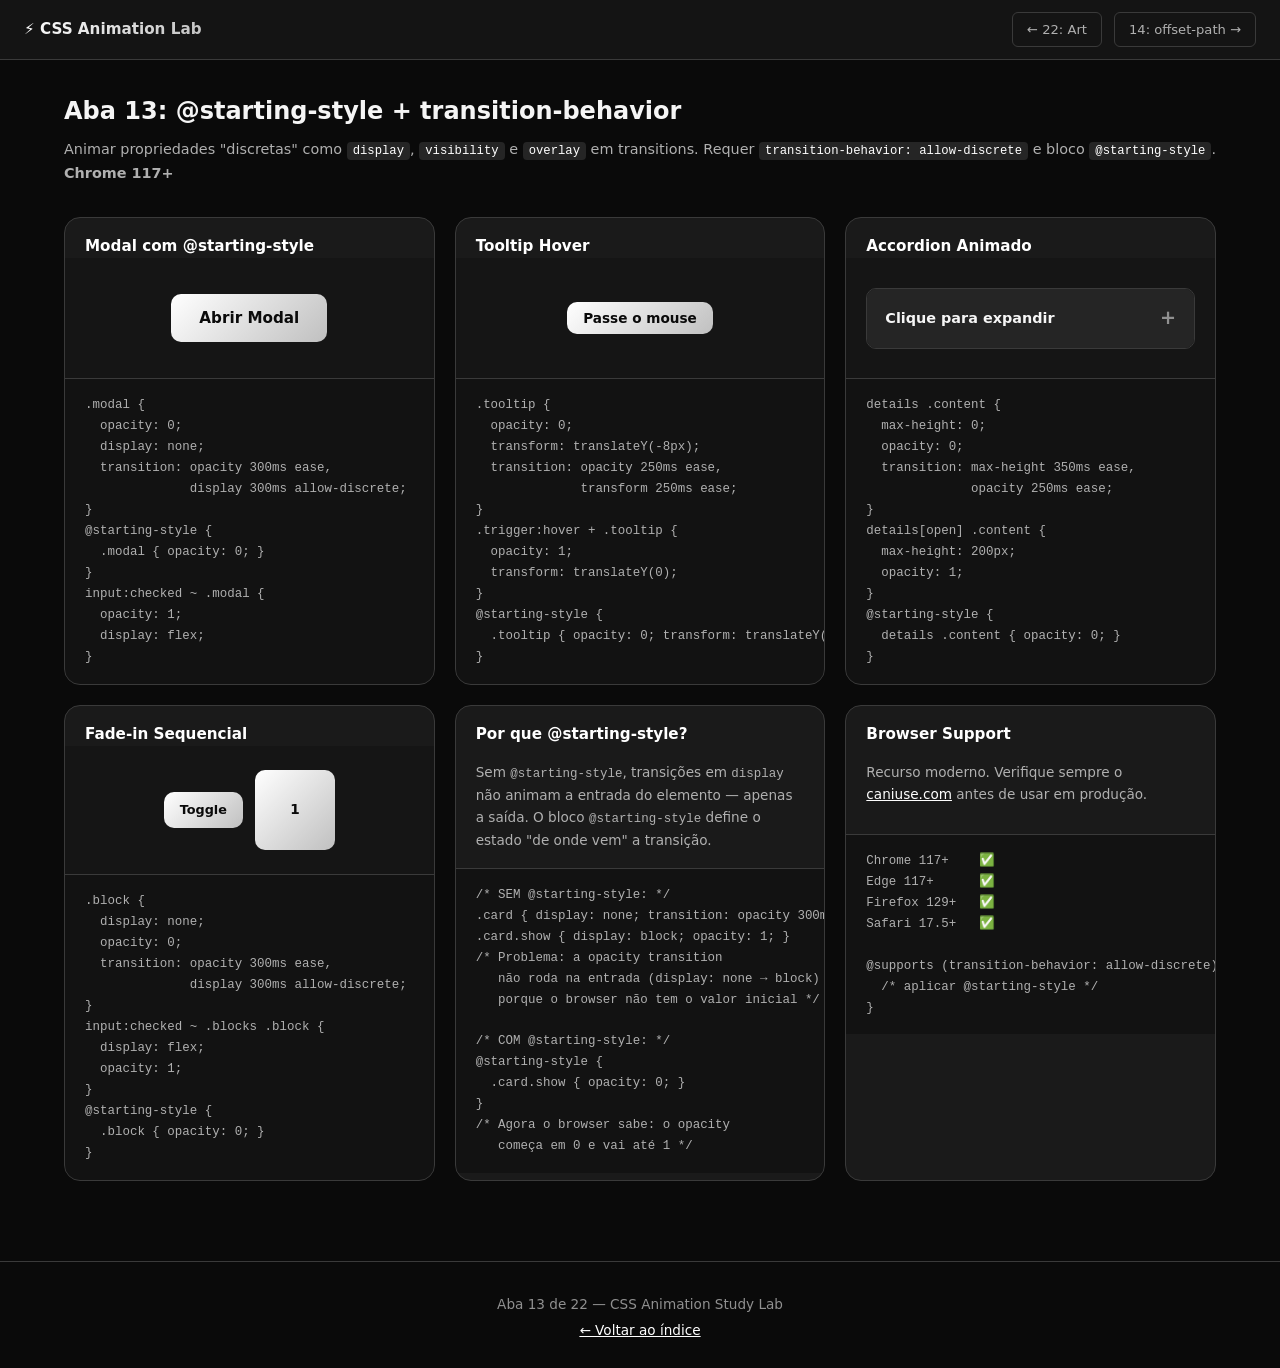
<file: pages/13-starting-style.html>
<!DOCTYPE html>
<html lang="pt-BR">
<head>
  <meta charset="UTF-8">
  <meta name="viewport" content="width=device-width, initial-scale=1.0">
  <meta name="description" content="@starting-style e transition-behavior: allow-discrete — anima display/visibility em CSS puro. Chrome 117+.">
  <link rel="icon" href="data:image/svg+xml,<svg xmlns='http://www.w3.org/2000/svg' viewBox='0 0 100 100'><text y='.9em' font-size='90'>⚡</text></svg>">
  <title>Aba 13: @starting-style — CSS Animation Study Lab</title>
  <link rel="stylesheet" href="../style.css">
  <link rel="stylesheet" href="../nav.css">
  <style>
    /* Demo: Modal with @starting-style */
    .ss-trigger {
      padding: 12px 28px;
      background: linear-gradient(135deg, #ffffff, #c0c0c0);
      color: var(--bg-primary);
      border: none;
      border-radius: var(--radius-md);
      font-size: 0.95rem;
      font-weight: 600;
      cursor: pointer;
      font-family: var(--font-sans);
      transition: transform 200ms ease, box-shadow 200ms ease;
    }
    .ss-trigger:hover { transform: scale(1.04); box-shadow: 0 4px 20px rgba(255, 255, 255, .2); }
    .ss-trigger:active { transform: scale(0.98); }

    .ss-modal {
      position: fixed;
      inset: 0;
      display: flex;
      align-items: center;
      justify-content: center;
      background: rgba(0, 0, 0, .5);
      opacity: 0;
      pointer-events: none;
      transition: opacity 300ms ease, overlay 300ms ease allow-discrete, display 300ms ease allow-discrete;
    }

    .ss-modal-content {
      background: var(--bg-card);
      border: 1px solid var(--accent);
      border-radius: var(--radius-lg);
      padding: 32px;
      max-width: 400px;
      transform: scale(0.9) translateY(20px);
      opacity: 0;
      transition: transform 400ms cubic-bezier(.17, .89, .32, 1.28), opacity 300ms ease, display 300ms ease allow-discrete;
    }

    /* @starting-style: estado INICIAL antes da transição */
    @starting-style {
      .ss-modal { opacity: 0; }
      .ss-modal-content { transform: scale(0.7) translateY(40px); opacity: 0; }
    }

    /* Quando o checkbox está checked, mostra o modal */
    #ss-toggle:checked ~ .ss-modal {
      opacity: 1;
      pointer-events: auto;
    }
    #ss-toggle:checked ~ .ss-modal .ss-modal-content {
      transform: scale(1) translateY(0);
      opacity: 1;
    }

    /* Popover entry */
    .ss-popover-wrap {
      position: relative;
      display: inline-block;
    }
    .ss-popover {
      position: absolute;
      top: calc(100% + 8px);
      left: 0;
      background: var(--bg-card);
      border: 1px solid var(--border);
      border-radius: var(--radius-md);
      padding: 12px 16px;
      white-space: nowrap;
      font-size: 0.85rem;
      opacity: 0;
      transform: translateY(-8px);
      pointer-events: none;
      transition: opacity 250ms ease, transform 250ms ease, display 250ms ease allow-discrete;
    }
    .ss-popover-trigger:hover + .ss-popover,
    .ss-popover-trigger:focus-visible + .ss-popover {
      opacity: 1;
      transform: translateY(0);
    }
    @starting-style {
      .ss-popover { opacity: 0; transform: translateY(-8px); }
    }

    /* Accordion */
    .ss-accordion details {
      border: 1px solid var(--border);
      border-radius: var(--radius-md);
      overflow: hidden;
      transition: border-color 200ms ease;
    }
    .ss-accordion details[open] {
      border-color: var(--accent);
    }
    .ss-accordion summary {
      padding: 14px 18px;
      cursor: pointer;
      font-weight: 600;
      font-size: 0.9rem;
      background: var(--surface);
      list-style: none;
      display: flex;
      align-items: center;
      justify-content: space-between;
    }
    .ss-accordion summary::after {
      content: '+';
      font-size: 1.2rem;
      color: var(--text-muted);
      transition: transform 250ms ease, content 250ms ease;
    }
    .ss-accordion details[open] summary::after {
      transform: rotate(45deg);
    }
    .ss-accordion .ss-acc-content {
      padding: 0 18px;
      max-height: 0;
      opacity: 0;
      overflow: hidden;
      transition: max-height 350ms ease, opacity 250ms ease, padding 350ms ease, display 350ms ease allow-discrete;
    }
    .ss-accordion details[open] .ss-acc-content {
      max-height: 200px;
      opacity: 1;
      padding: 14px 18px;
    }
    @starting-style {
      .ss-accordion .ss-acc-content { opacity: 0; max-height: 0; }
    }

    /* Toggle visibility demo */
    .ss-fade-blocks {
      display: flex;
      gap: 12px;
    }
    .ss-fade-block {
      width: 80px;
      height: 80px;
      background: linear-gradient(135deg, var(--accent), var(--accent-2));
      border-radius: var(--radius-md);
      display: flex;
      align-items: center;
      justify-content: center;
      color: var(--bg-primary);
      font-weight: 700;
      font-size: 0.85rem;
    }
    .ss-fade-block:nth-child(2) { display: none; opacity: 0; transition: opacity 300ms ease, display 300ms ease allow-discrete; }
    .ss-fade-block:nth-child(3) { display: none; opacity: 0; transition: opacity 300ms ease, display 300ms ease allow-discrete; }
    #ss-fade-toggle:checked ~ .ss-fade-blocks .ss-fade-block:nth-child(2) { display: flex; opacity: 1; }
    #ss-fade-toggle:checked ~ .ss-fade-blocks .ss-fade-block:nth-child(3) { display: flex; opacity: 1; }
    @starting-style {
      .ss-fade-block:nth-child(2) { opacity: 0; }
      .ss-fade-block:nth-child(3) { opacity: 0; }
    }
  </style>
</head>
<body>

  <nav class="page-nav">
    <a href="../index.html" class="page-nav-brand">⚡ CSS Animation Lab</a>
    <a href="22-css-art.html" class="page-nav-link page-nav-prev">← 22: Art</a>
    <a href="14-offset-path.html" class="page-nav-link page-nav-next">14: offset-path →</a>
  </nav>

  <main class="content">

    <section class="tab-panel" style="display: block;">
      <h2>Aba 13: @starting-style + transition-behavior</h2>
      <p class="description">Animar propriedades "discretas" como <code>display</code>, <code>visibility</code> e <code>overlay</code> em transitions. Requer <code>transition-behavior: allow-discrete</code> e bloco <code>@starting-style</code>. <strong>Chrome 117+</strong></p>

      <div class="examples-grid">

        <div class="example-card">
          <h3>Modal com @starting-style</h3>
          <div class="demo-area">
            <input type="checkbox" id="ss-toggle" class="sr-only">
            <label for="ss-toggle" class="ss-trigger">Abrir Modal</label>
            <label for="ss-toggle" class="ss-modal">
              <div class="ss-modal-content" onclick="event.stopPropagation()">
                <h3 style="margin-bottom: 12px; color: var(--accent);">Modal Animado</h3>
                <p style="font-size: 0.88rem; color: var(--text-secondary); margin-bottom: 16px;">Este modal entra com scale + fade via @starting-style. Sem JS, apenas checkbox + CSS.</p>
                <label for="ss-toggle" class="ss-trigger" style="font-size: 0.8rem; padding: 8px 16px;">Fechar</label>
              </div>
            </label>
          </div>
          <pre><code>.modal {
  opacity: 0;
  display: none;
  transition: opacity 300ms ease,
              display 300ms allow-discrete;
}
@starting-style {
  .modal { opacity: 0; }
}
input:checked ~ .modal {
  opacity: 1;
  display: flex;
}</code></pre>
        </div>

        <div class="example-card">
          <h3>Tooltip Hover</h3>
          <div class="demo-area">
            <div class="ss-popover-wrap">
              <button class="ss-trigger" style="font-size: 0.85rem; padding: 8px 16px;">Passe o mouse</button>
              <div class="ss-popover">↗ Tooltip que aparece suavemente</div>
            </div>
          </div>
          <pre><code>.tooltip {
  opacity: 0;
  transform: translateY(-8px);
  transition: opacity 250ms ease,
              transform 250ms ease;
}
.trigger:hover + .tooltip {
  opacity: 1;
  transform: translateY(0);
}
@starting-style {
  .tooltip { opacity: 0; transform: translateY(-8px); }
}</code></pre>
        </div>

        <div class="example-card">
          <h3>Accordion Animado</h3>
          <div class="demo-area ss-accordion">
            <details style="width: 100%;">
              <summary>Clique para expandir</summary>
              <div class="ss-acc-content">
                <p style="font-size: 0.85rem; color: var(--text-secondary);">Conteúdo com max-height animado. O @starting-style define o estado inicial da entrada.</p>
              </div>
            </details>
          </div>
          <pre><code>details .content {
  max-height: 0;
  opacity: 0;
  transition: max-height 350ms ease,
              opacity 250ms ease;
}
details[open] .content {
  max-height: 200px;
  opacity: 1;
}
@starting-style {
  details .content { opacity: 0; }
}</code></pre>
        </div>

        <div class="example-card">
          <h3>Fade-in Sequencial</h3>
          <div class="demo-area">
            <input type="checkbox" id="ss-fade-toggle" class="sr-only">
            <label for="ss-fade-toggle" class="ss-trigger" style="font-size: 0.8rem; padding: 8px 16px;">Toggle</label>
            <div class="ss-fade-blocks">
              <div class="ss-fade-block">1</div>
              <div class="ss-fade-block">2</div>
              <div class="ss-fade-block">3</div>
            </div>
          </div>
          <pre><code>.block {
  display: none;
  opacity: 0;
  transition: opacity 300ms ease,
              display 300ms allow-discrete;
}
input:checked ~ .blocks .block {
  display: flex;
  opacity: 1;
}
@starting-style {
  .block { opacity: 0; }
}</code></pre>
        </div>

        <div class="example-card">
          <h3>Por que @starting-style?</h3>
          <p style="padding: 16px 20px; font-size: 0.85rem; color: var(--text-secondary);">Sem <code>@starting-style</code>, transições em <code>display</code> não animam a entrada do elemento — apenas a saída. O bloco <code>@starting-style</code> define o estado "de onde vem" a transição.</p>
          <pre><code>/* SEM @starting-style: */
.card { display: none; transition: opacity 300ms; }
.card.show { display: block; opacity: 1; }
/* Problema: a opacity transition
   não roda na entrada (display: none → block)
   porque o browser não tem o valor inicial */

/* COM @starting-style: */
@starting-style {
  .card.show { opacity: 0; }
}
/* Agora o browser sabe: o opacity
   começa em 0 e vai até 1 */</code></pre>
        </div>

        <div class="example-card">
          <h3>Browser Support</h3>
          <p style="padding: 16px 20px; font-size: 0.85rem; color: var(--text-secondary); margin-bottom: 12px;">Recurso moderno. Verifique sempre o <a href="https://caniuse.com/mdn-css_at-rules_starting-style" style="color: var(--accent);">caniuse.com</a> antes de usar em produção.</p>
          <pre><code>Chrome 117+    ✅
Edge 117+      ✅
Firefox 129+   ✅
Safari 17.5+   ✅

@supports (transition-behavior: allow-discrete) {
  /* aplicar @starting-style */
}</code></pre>
        </div>

      </div>
    </section>

  </main>

  <footer class="footer">
    <p>Aba 13 de 22 — CSS Animation Study Lab</p>
    <p class="footer-hint"><a href="../index.html" style="color: var(--accent);">← Voltar ao índice</a></p>
  </footer>

</body>
</html>
</file>
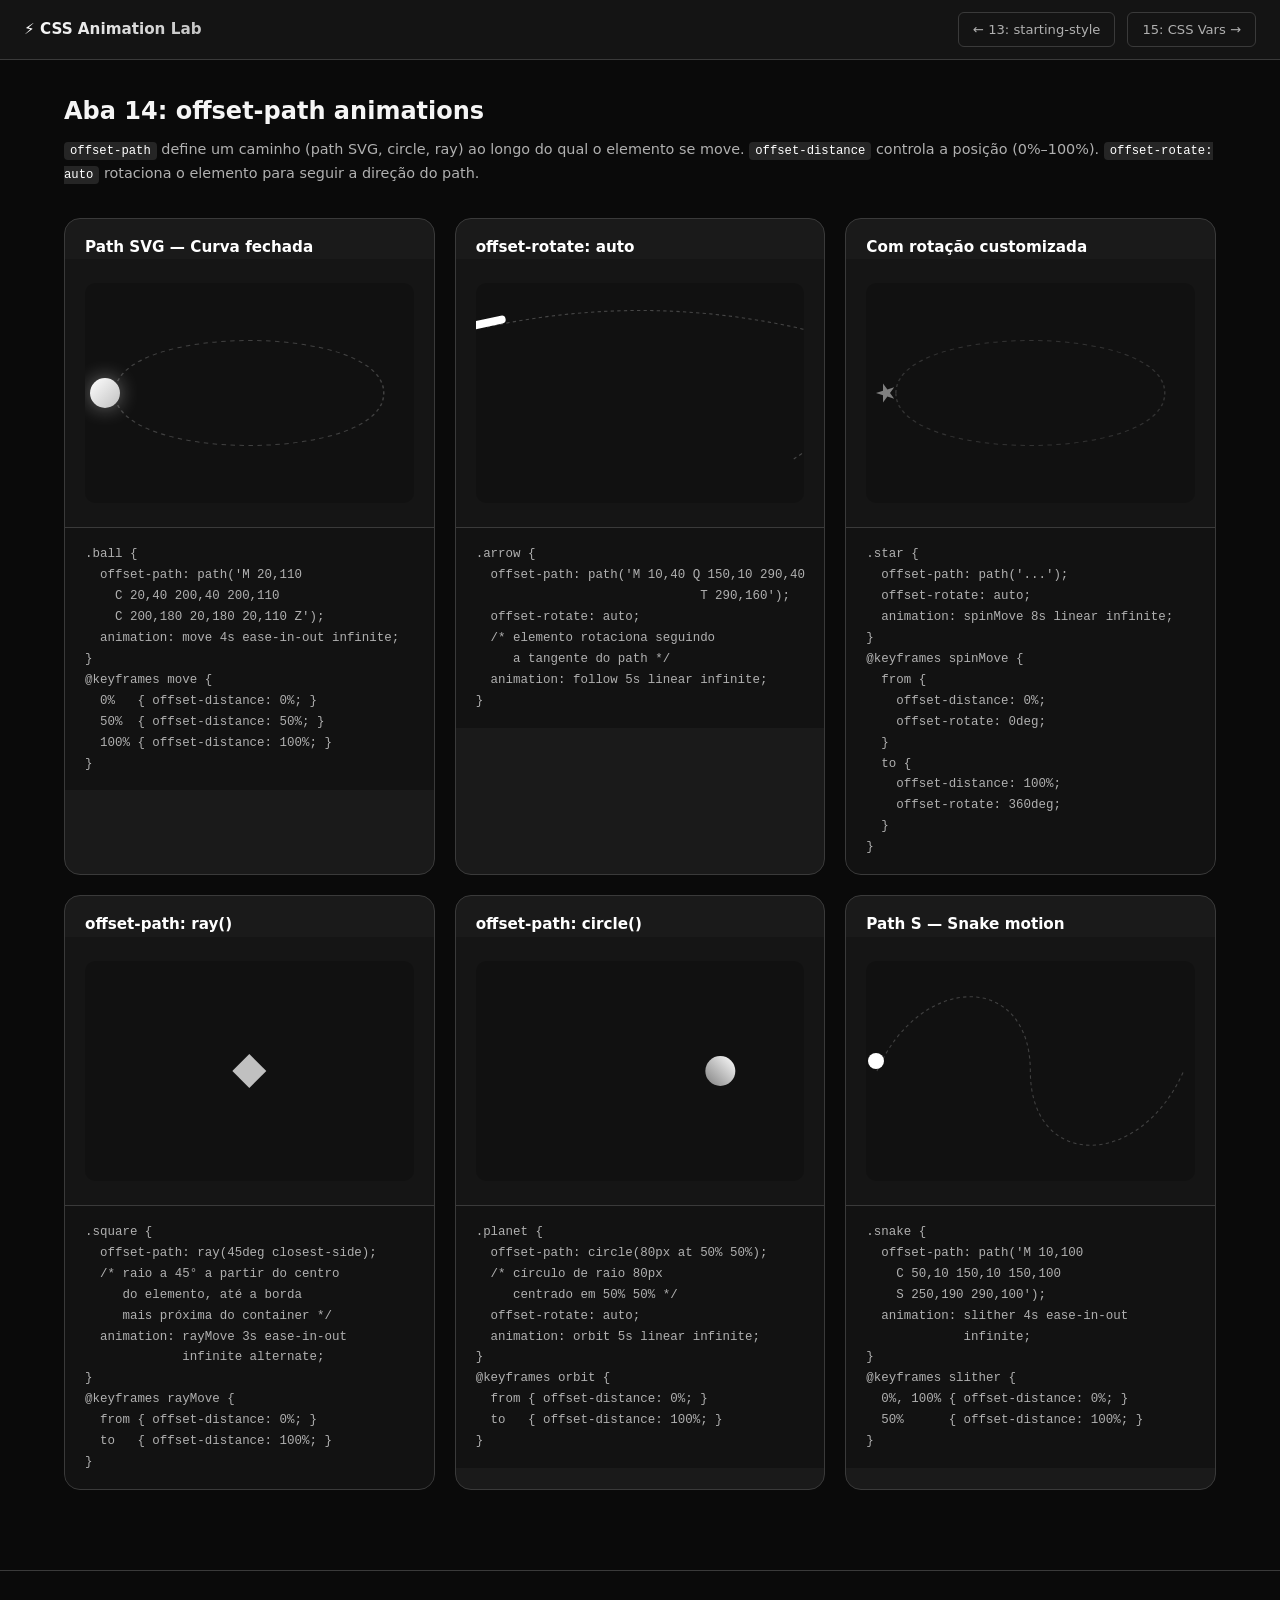
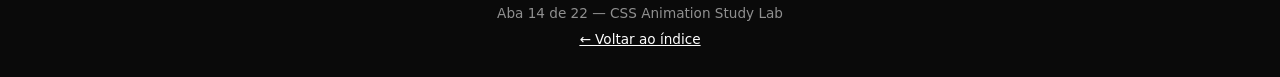
<file: pages/14-offset-path.html>
<!DOCTYPE html>
<html lang="pt-BR">
<head>
  <meta charset="UTF-8">
  <meta name="viewport" content="width=device-width, initial-scale=1.0">
  <meta name="description" content="offset-path animations — movimento de elementos ao longo de um path SVG em CSS puro.">
  <link rel="icon" href="data:image/svg+xml,<svg xmlns='http://www.w3.org/2000/svg' viewBox='0 0 100 100'><text y='.9em' font-size='90'>⚡</text></svg>">
  <title>Aba 14: offset-path — CSS Animation Study Lab</title>
  <link rel="stylesheet" href="../style.css">
  <link rel="stylesheet" href="../nav.css">
  <style>
    .op-stage {
      position: relative;
      width: 100%;
      height: 220px;
      background: rgba(0, 0, 0, .2);
      border-radius: var(--radius-md);
      overflow: hidden;
    }

    .op-stage svg.op-path {
      position: absolute;
      inset: 0;
      width: 100%;
      height: 100%;
      pointer-events: none;
    }

    .op-orbit {
      width: 30px;
      height: 30px;
      background: linear-gradient(135deg, #ffffff, #c0c0c0);
      border-radius: 50%;
      box-shadow: 0 0 20px rgba(255, 255, 255, .4);
      offset-path: path('M 20,110 C 20,40 200,40 200,110 C 200,180 20,180 20,110 Z');
      offset-rotate: 0deg;
      animation: opMove 4s ease-in-out infinite;
    }

    @keyframes opMove {
      0%   { offset-distance: 0%; }
      50%  { offset-distance: 50%; }
      100% { offset-distance: 100%; }
    }

    .op-arrow {
      width: 40px;
      height: 8px;
      background: #ffffff;
      border-radius: 4px;
      offset-path: path('M 10,40 Q 150,10 290,40 T 290,160');
      offset-rotate: auto;
      animation: opFollow 5s linear infinite;
    }

    @keyframes opFollow {
      from { offset-distance: 0%; }
      to   { offset-distance: 100%; }
    }

    .op-star {
      width: 20px;
      height: 20px;
      background: #808080;
      clip-path: polygon(50% 0%, 61% 35%, 98% 35%, 68% 57%, 79% 91%, 50% 70%, 21% 91%, 32% 57%, 2% 35%, 39% 35%);
      offset-path: path('M 20,110 C 20,40 200,40 200,110 C 200,180 20,180 20,110 Z');
      offset-rotate: auto;
      animation: opStar 8s linear infinite;
    }

    @keyframes opStar {
      from { offset-distance: 0%; offset-rotate: 0deg; }
      to   { offset-distance: 100%; offset-rotate: 360deg; }
    }

    .op-square {
      width: 24px;
      height: 24px;
      background: #c0c0c0;
      offset-path: ray(45deg closest-side);
      offset-distance: 0%;
      offset-rotate: auto;
      animation: opRay 3s ease-in-out infinite alternate;
    }

    @keyframes opRay {
      from { offset-distance: 0%; }
      to   { offset-distance: 100%; }
    }

    .op-circle-path {
      width: 30px;
      height: 30px;
      background: linear-gradient(135deg, #ffffff, #808080);
      border-radius: 50%;
      offset-path: circle(80px at 50% 50%);
      offset-rotate: auto;
      animation: opCircle 5s linear infinite;
    }

    @keyframes opCircle {
      from { offset-distance: 0%; }
      to   { offset-distance: 100%; }
    }

    .op-snake {
      width: 16px;
      height: 16px;
      background: #ffffff;
      border-radius: 50%;
      offset-path: path('M 10,100 C 50,10 150,10 150,100 S 250,190 290,100');
      offset-rotate: 0deg;
      animation: opSnake 4s ease-in-out infinite;
    }

    @keyframes opSnake {
      0%, 100% { offset-distance: 0%; }
      50%      { offset-distance: 100%; }
    }
  </style>
</head>
<body>

  <nav class="page-nav">
    <a href="../index.html" class="page-nav-brand">⚡ CSS Animation Lab</a>
    <a href="13-starting-style.html" class="page-nav-link page-nav-prev">← 13: starting-style</a>
    <a href="15-css-vars.html" class="page-nav-link page-nav-next">15: CSS Vars →</a>
  </nav>

  <main class="content">

    <section class="tab-panel" style="display: block;">
      <h2>Aba 14: offset-path animations</h2>
      <p class="description"><code>offset-path</code> define um caminho (path SVG, circle, ray) ao longo do qual o elemento se move. <code>offset-distance</code> controla a posição (0%–100%). <code>offset-rotate: auto</code> rotaciona o elemento para seguir a direção do path.</p>

      <div class="examples-grid">

        <div class="example-card">
          <h3>Path SVG — Curva fechada</h3>
          <div class="demo-area" style="flex-direction: column; align-items: stretch;">
            <div class="op-stage">
              <svg class="op-path" viewBox="0 0 220 220" preserveAspectRatio="none">
                <path d="M 20,110 C 20,40 200,40 200,110 C 200,180 20,180 20,110 Z" fill="none" stroke="rgba(255,255,255,.2)" stroke-width="1" stroke-dasharray="3 3"/>
              </svg>
              <div class="op-orbit"></div>
            </div>
          </div>
          <pre><code>.ball {
  offset-path: path('M 20,110
    C 20,40 200,40 200,110
    C 200,180 20,180 20,110 Z');
  animation: move 4s ease-in-out infinite;
}
@keyframes move {
  0%   { offset-distance: 0%; }
  50%  { offset-distance: 50%; }
  100% { offset-distance: 100%; }
}</code></pre>
        </div>

        <div class="example-card">
          <h3>offset-rotate: auto</h3>
          <div class="demo-area" style="flex-direction: column; align-items: stretch;">
            <div class="op-stage">
              <svg class="op-path" viewBox="0 0 300 200" preserveAspectRatio="none">
                <path d="M 10,40 Q 150,10 290,40 T 290,160" fill="none" stroke="rgba(192,192,192,.3)" stroke-width="1" stroke-dasharray="3 3"/>
              </svg>
              <div class="op-arrow"></div>
            </div>
          </div>
          <pre><code>.arrow {
  offset-path: path('M 10,40 Q 150,10 290,40
                              T 290,160');
  offset-rotate: auto;
  /* elemento rotaciona seguindo
     a tangente do path */
  animation: follow 5s linear infinite;
}</code></pre>
        </div>

        <div class="example-card">
          <h3>Com rotação customizada</h3>
          <div class="demo-area" style="flex-direction: column; align-items: stretch;">
            <div class="op-stage">
              <svg class="op-path" viewBox="0 0 220 220" preserveAspectRatio="none">
                <path d="M 20,110 C 20,40 200,40 200,110 C 200,180 20,180 20,110 Z" fill="none" stroke="rgba(128,128,128,.3)" stroke-width="1" stroke-dasharray="3 3"/>
              </svg>
              <div class="op-star"></div>
            </div>
          </div>
          <pre><code>.star {
  offset-path: path('...');
  offset-rotate: auto;
  animation: spinMove 8s linear infinite;
}
@keyframes spinMove {
  from {
    offset-distance: 0%;
    offset-rotate: 0deg;
  }
  to {
    offset-distance: 100%;
    offset-rotate: 360deg;
  }
}</code></pre>
        </div>

        <div class="example-card">
          <h3>offset-path: ray()</h3>
          <div class="demo-area" style="flex-direction: column; align-items: stretch;">
            <div class="op-stage" style="display: flex; align-items: center; justify-content: flex-start;">
              <div class="op-square"></div>
            </div>
          </div>
          <pre><code>.square {
  offset-path: ray(45deg closest-side);
  /* raio a 45° a partir do centro
     do elemento, até a borda
     mais próxima do container */
  animation: rayMove 3s ease-in-out
             infinite alternate;
}
@keyframes rayMove {
  from { offset-distance: 0%; }
  to   { offset-distance: 100%; }
}</code></pre>
        </div>

        <div class="example-card">
          <h3>offset-path: circle()</h3>
          <div class="demo-area" style="flex-direction: column; align-items: stretch;">
            <div class="op-stage">
              <div class="op-circle-path"></div>
            </div>
          </div>
          <pre><code>.planet {
  offset-path: circle(80px at 50% 50%);
  /* círculo de raio 80px
     centrado em 50% 50% */
  offset-rotate: auto;
  animation: orbit 5s linear infinite;
}
@keyframes orbit {
  from { offset-distance: 0%; }
  to   { offset-distance: 100%; }
}</code></pre>
        </div>

        <div class="example-card">
          <h3>Path S — Snake motion</h3>
          <div class="demo-area" style="flex-direction: column; align-items: stretch;">
            <div class="op-stage">
              <svg class="op-path" viewBox="0 0 300 200" preserveAspectRatio="none">
                <path d="M 10,100 C 50,10 150,10 150,100 S 250,190 290,100" fill="none" stroke="rgba(255,255,255,.2)" stroke-width="1" stroke-dasharray="3 3"/>
              </svg>
              <div class="op-snake"></div>
            </div>
          </div>
          <pre><code>.snake {
  offset-path: path('M 10,100
    C 50,10 150,10 150,100
    S 250,190 290,100');
  animation: slither 4s ease-in-out
             infinite;
}
@keyframes slither {
  0%, 100% { offset-distance: 0%; }
  50%      { offset-distance: 100%; }
}</code></pre>
        </div>

      </div>
    </section>

  </main>

  <footer class="footer">
    <p>Aba 14 de 22 — CSS Animation Study Lab</p>
    <p class="footer-hint"><a href="../index.html" style="color: var(--accent);">← Voltar ao índice</a></p>
  </footer>

</body>
</html>
</file>
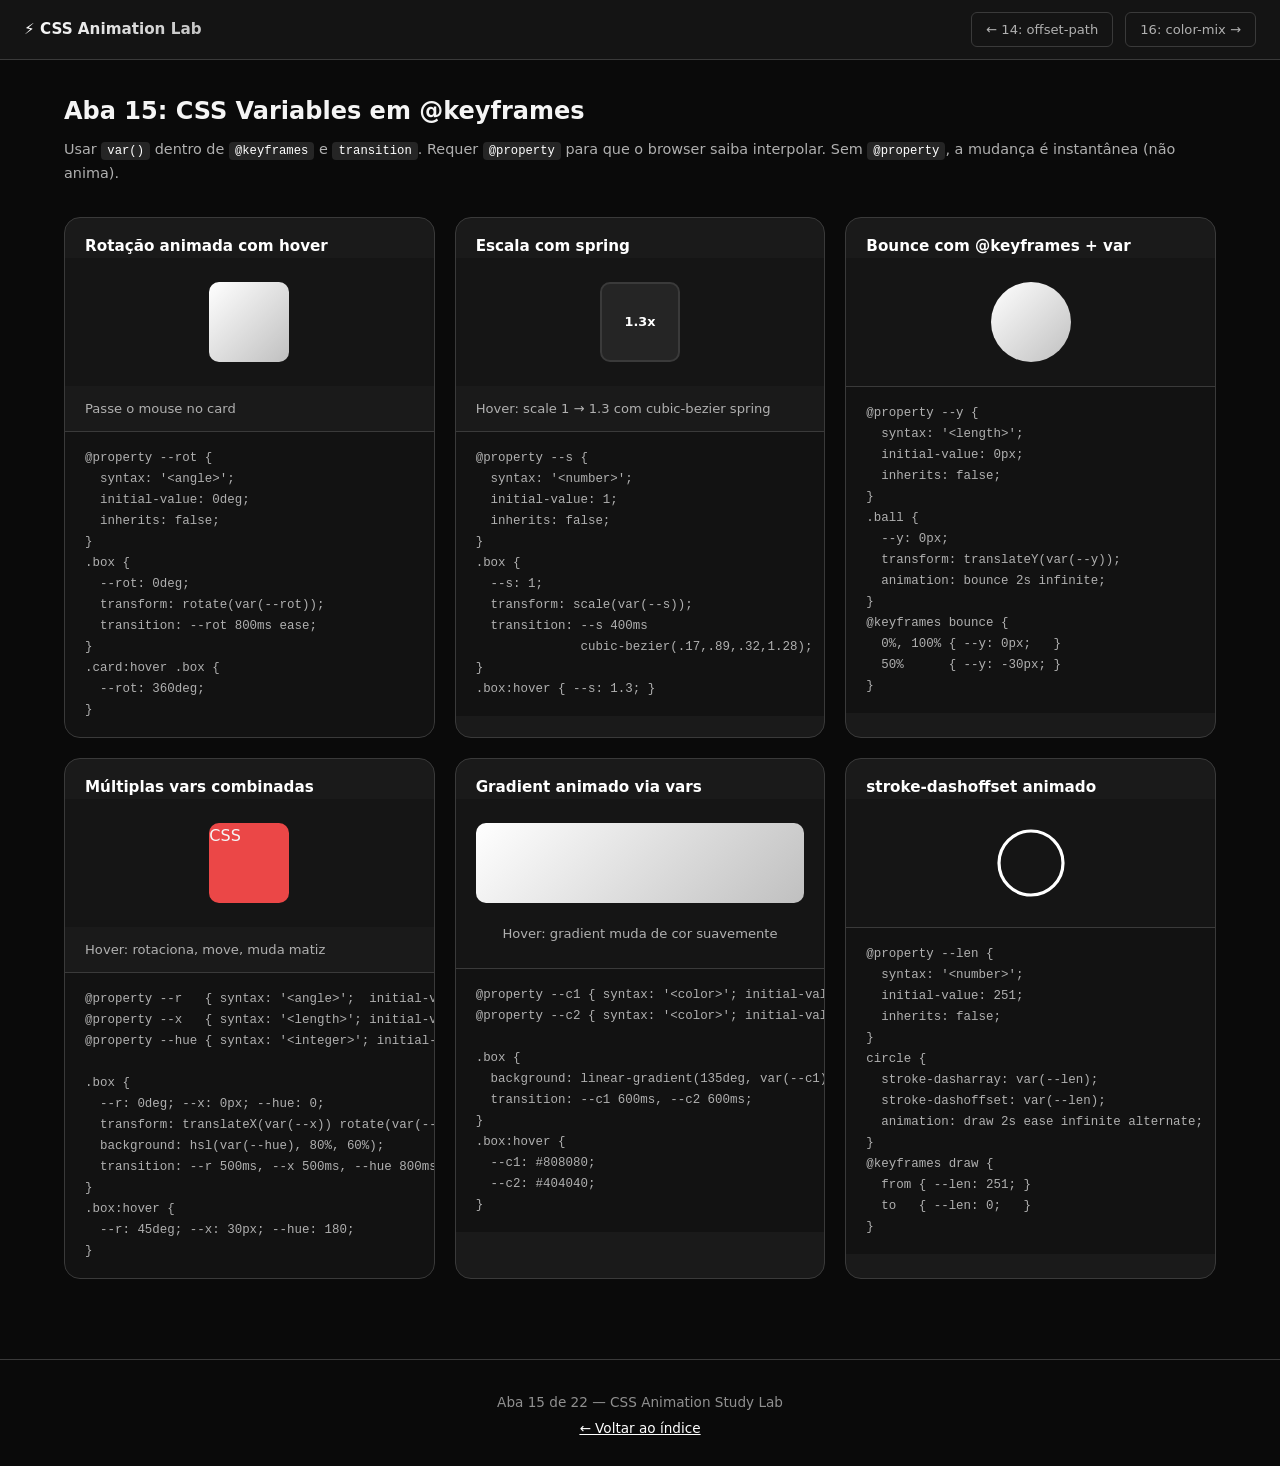
<file: pages/15-css-vars.html>
<!DOCTYPE html>
<html lang="pt-BR">
<head>
  <meta charset="UTF-8">
  <meta name="viewport" content="width=device-width, initial-scale=1.0">
  <meta name="description" content="CSS Variables (custom properties) dentro de @keyframes — animações dinâmicas em CSS puro.">
  <link rel="icon" href="data:image/svg+xml,<svg xmlns='http://www.w3.org/2000/svg' viewBox='0 0 100 100'><text y='.9em' font-size='90'>⚡</text></svg>">
  <title>Aba 15: CSS Variables em @keyframes — CSS Animation Study Lab</title>
  <link rel="stylesheet" href="../style.css">
  <link rel="stylesheet" href="../nav.css">
  <style>
    /* Demo 1: Muda rotation com hover */
    .cv-rotate {
      width: 80px;
      height: 80px;
      background: linear-gradient(135deg, var(--accent), var(--accent-2));
      border-radius: var(--radius-md);
      --rot: 0deg;
      transform: rotate(var(--rot));
      transition: --rot 800ms ease;
    }
    .cv-rotate-wrap:hover .cv-rotate {
      --rot: 360deg;
    }

    @property --rot {
      syntax: '<angle>';
      initial-value: 0deg;
      inherits: false;
    }

    /* Demo 2: Escala dinâmica */
    .cv-scale {
      width: 80px;
      height: 80px;
      background: var(--surface);
      border: 2px solid var(--border);
      border-radius: var(--radius-md);
      display: flex;
      align-items: center;
      justify-content: center;
      font-size: 0.8rem;
      font-weight: 700;
      color: var(--accent);
      --s: 1;
      transform: scale(var(--s));
      transition: --s 400ms cubic-bezier(.17, .89, .32, 1.28);
    }
    .cv-scale:hover { --s: 1.3; }

    @property --s {
      syntax: '<number>';
      initial-value: 1;
      inherits: false;
    }

    /* Demo 3: Loop com var */
    .cv-loop {
      width: 80px;
      height: 80px;
      background: linear-gradient(135deg, var(--accent), var(--accent-2));
      border-radius: 50%;
      --y: 0px;
      transform: translateY(var(--y));
      animation: cvBounce 2s ease-in-out infinite;
    }
    @keyframes cvBounce {
      0%, 100% { --y: 0px; }
      50%      { --y: -30px; }
    }
    @property --y {
      syntax: '<length>';
      initial-value: 0px;
      inherits: false;
    }

    /* Demo 4: Múltiplas vars em um elemento */
    .cv-multi {
      width: 80px;
      height: 80px;
      background: var(--surface);
      border-radius: var(--radius-md);
      --r: 0deg;
      --x: 0px;
      --hue: 0;
      transform: translateX(var(--x)) rotate(var(--r));
      background-color: hsl(var(--hue), 80%, 60%);
      transition: --r 500ms ease, --x 500ms ease, --hue 800ms ease;
    }
    .cv-multi:hover {
      --r: 45deg;
      --x: 30px;
      --hue: 180;
    }
    @property --r   { syntax: '<angle>';  initial-value: 0deg; inherits: false; }
    @property --x   { syntax: '<length>'; initial-value: 0px;  inherits: false; }
    @property --hue { syntax: '<integer>'; initial-value: 0;   inherits: false; }

    /* Demo 5: Gradient animado via vars */
    .cv-gradient {
      width: 100%;
      height: 80px;
      border-radius: var(--radius-md);
      --c1: #ffffff;
      --c2: #c0c0c0;
      background: linear-gradient(135deg, var(--c1), var(--c2));
      transition: --c1 600ms ease, --c2 600ms ease;
    }
    .cv-gradient:hover {
      --c1: #808080;
      --c2: #404040;
    }
    @property --c1 { syntax: '<color>'; initial-value: #ffffff; inherits: false; }
    @property --c2 { syntax: '<color>'; initial-value: #c0c0c0; inherits: false; }

    /* Demo 6: stroke-dasharray animado */
    .cv-stroke {
      width: 80px;
      height: 80px;
      --len: 251;
      stroke-dasharray: var(--len);
      stroke-dashoffset: var(--len);
      animation: cvDraw 2s ease forwards infinite alternate;
    }
    @keyframes cvDraw {
      from { --len: 251; }
      to   { --len: 0;   }
    }
    @property --len { syntax: '<number>'; initial-value: 251; inherits: false; }
  </style>
</head>
<body>

  <nav class="page-nav">
    <a href="../index.html" class="page-nav-brand">⚡ CSS Animation Lab</a>
    <a href="14-offset-path.html" class="page-nav-link page-nav-prev">← 14: offset-path</a>
    <a href="16-color-mix.html" class="page-nav-link page-nav-next">16: color-mix →</a>
  </nav>

  <main class="content">

    <section class="tab-panel" style="display: block;">
      <h2>Aba 15: CSS Variables em @keyframes</h2>
      <p class="description">Usar <code>var()</code> dentro de <code>@keyframes</code> e <code>transition</code>. Requer <code>@property</code> para que o browser saiba interpolar. Sem <code>@property</code>, a mudança é instantânea (não anima).</p>

      <div class="examples-grid">

        <div class="example-card">
          <h3>Rotação animada com hover</h3>
          <div class="demo-area">
            <div class="cv-rotate-wrap">
              <div class="cv-rotate"></div>
            </div>
          </div>
          <p style="padding: 12px 20px; font-size: 0.82rem; color: var(--text-secondary);">Passe o mouse no card</p>
          <pre><code>@property --rot {
  syntax: '&lt;angle&gt;';
  initial-value: 0deg;
  inherits: false;
}
.box {
  --rot: 0deg;
  transform: rotate(var(--rot));
  transition: --rot 800ms ease;
}
.card:hover .box {
  --rot: 360deg;
}</code></pre>
        </div>

        <div class="example-card">
          <h3>Escala com spring</h3>
          <div class="demo-area">
            <div class="cv-scale">1.3x</div>
          </div>
          <p style="padding: 12px 20px; font-size: 0.82rem; color: var(--text-secondary);">Hover: scale 1 → 1.3 com cubic-bezier spring</p>
          <pre><code>@property --s {
  syntax: '&lt;number&gt;';
  initial-value: 1;
  inherits: false;
}
.box {
  --s: 1;
  transform: scale(var(--s));
  transition: --s 400ms
              cubic-bezier(.17,.89,.32,1.28);
}
.box:hover { --s: 1.3; }</code></pre>
        </div>

        <div class="example-card">
          <h3>Bounce com @keyframes + var</h3>
          <div class="demo-area">
            <div class="cv-loop"></div>
          </div>
          <pre><code>@property --y {
  syntax: '&lt;length&gt;';
  initial-value: 0px;
  inherits: false;
}
.ball {
  --y: 0px;
  transform: translateY(var(--y));
  animation: bounce 2s infinite;
}
@keyframes bounce {
  0%, 100% { --y: 0px;   }
  50%      { --y: -30px; }
}</code></pre>
        </div>

        <div class="example-card">
          <h3>Múltiplas vars combinadas</h3>
          <div class="demo-area">
            <div class="cv-multi">CSS</div>
          </div>
          <p style="padding: 12px 20px; font-size: 0.82rem; color: var(--text-secondary);">Hover: rotaciona, move, muda matiz</p>
          <pre><code>@property --r   { syntax: '&lt;angle&gt;';  initial-value: 0deg; inherits: false; }
@property --x   { syntax: '&lt;length&gt;'; initial-value: 0px;  inherits: false; }
@property --hue { syntax: '&lt;integer&gt;'; initial-value: 0;   inherits: false; }

.box {
  --r: 0deg; --x: 0px; --hue: 0;
  transform: translateX(var(--x)) rotate(var(--r));
  background: hsl(var(--hue), 80%, 60%);
  transition: --r 500ms, --x 500ms, --hue 800ms;
}
.box:hover {
  --r: 45deg; --x: 30px; --hue: 180;
}</code></pre>
        </div>

        <div class="example-card">
          <h3>Gradient animado via vars</h3>
          <div class="demo-area" style="flex-direction: column;">
            <div class="cv-gradient"></div>
            <p style="font-size: 0.82rem; color: var(--text-secondary); margin-top: 8px;">Hover: gradient muda de cor suavemente</p>
          </div>
          <pre><code>@property --c1 { syntax: '&lt;color&gt;'; initial-value: #ffffff; inherits: false; }
@property --c2 { syntax: '&lt;color&gt;'; initial-value: #c0c0c0; inherits: false; }

.box {
  background: linear-gradient(135deg, var(--c1), var(--c2));
  transition: --c1 600ms, --c2 600ms;
}
.box:hover {
  --c1: #808080;
  --c2: #404040;
}</code></pre>
        </div>

        <div class="example-card">
          <h3>stroke-dashoffset animado</h3>
          <div class="demo-area">
            <svg viewBox="0 0 100 100" width="80" height="80">
              <circle cx="50" cy="50" r="40" fill="none" stroke="var(--accent)" stroke-width="4" class="cv-stroke"/>
            </svg>
          </div>
          <pre><code>@property --len {
  syntax: '&lt;number&gt;';
  initial-value: 251;
  inherits: false;
}
circle {
  stroke-dasharray: var(--len);
  stroke-dashoffset: var(--len);
  animation: draw 2s ease infinite alternate;
}
@keyframes draw {
  from { --len: 251; }
  to   { --len: 0;   }
}</code></pre>
        </div>

      </div>
    </section>

  </main>

  <footer class="footer">
    <p>Aba 15 de 22 — CSS Animation Study Lab</p>
    <p class="footer-hint"><a href="../index.html" style="color: var(--accent);">← Voltar ao índice</a></p>
  </footer>

</body>
</html>
</file>
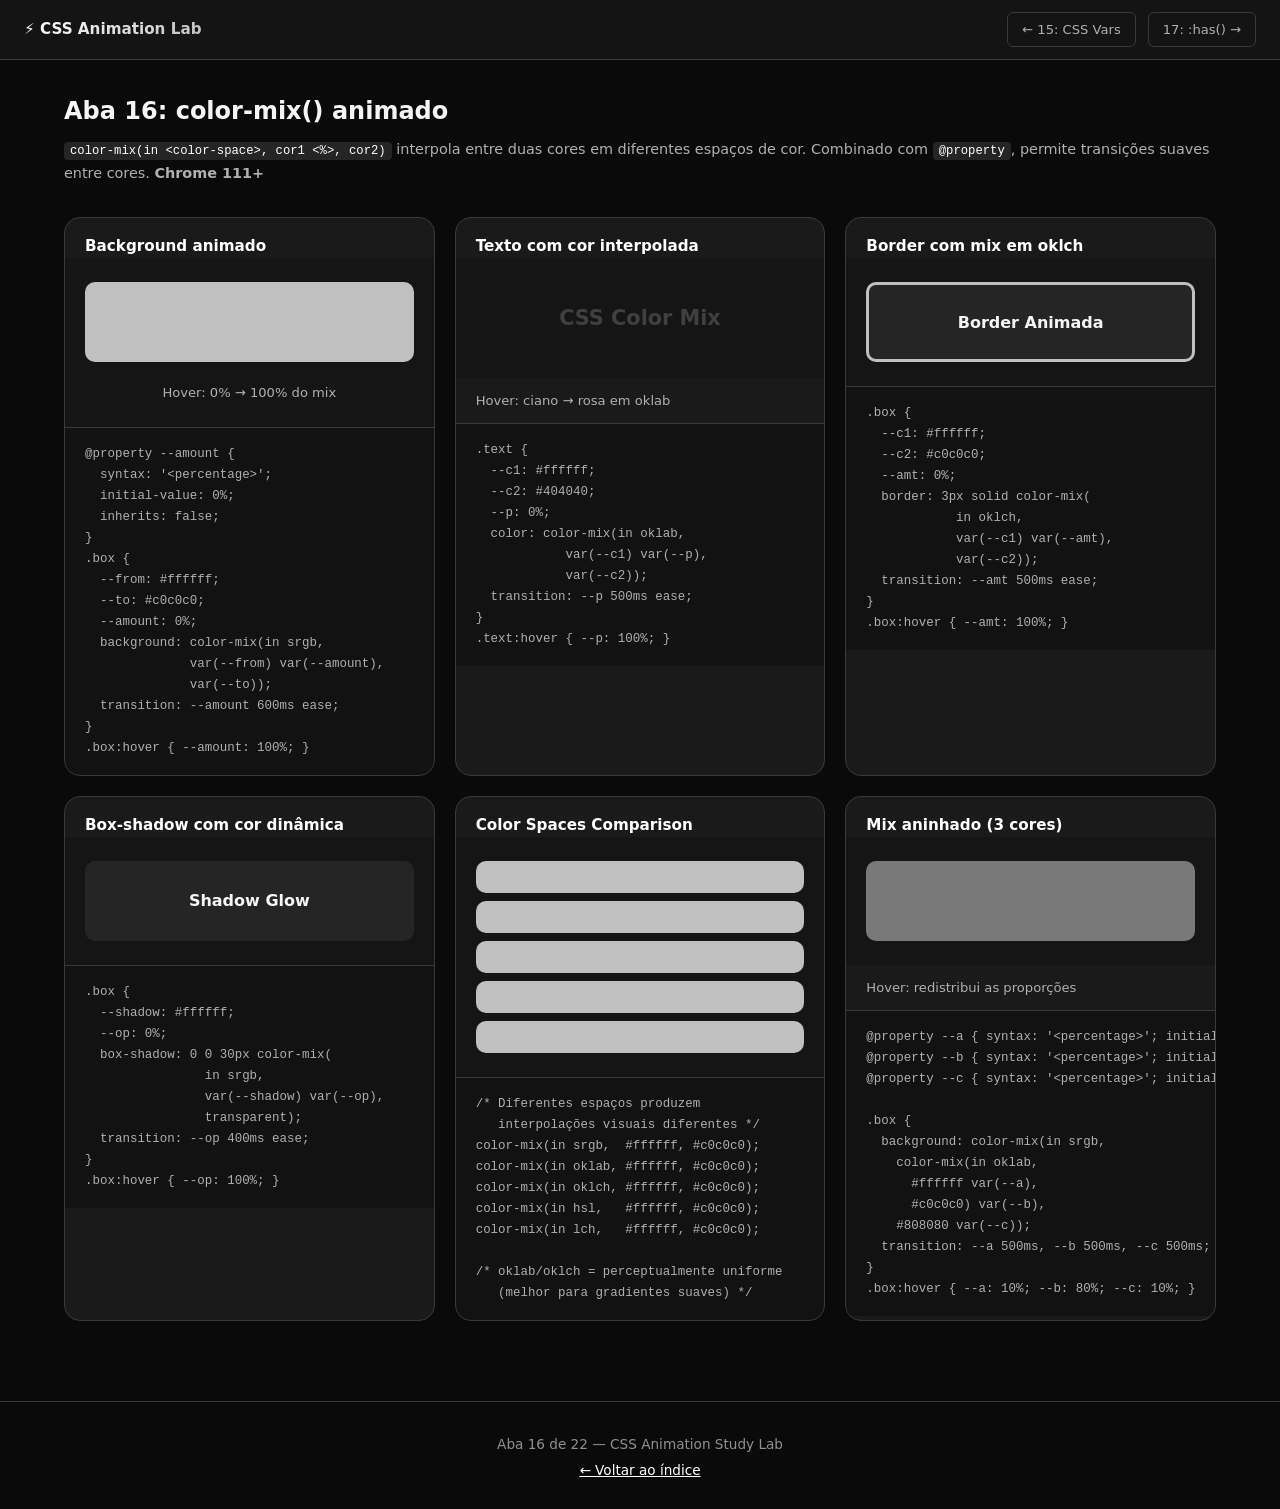
<file: pages/16-color-mix.html>
<!DOCTYPE html>
<html lang="pt-BR">
<head>
  <meta charset="UTF-8">
  <meta name="viewport" content="width=device-width, initial-scale=1.0">
  <meta name="description" content="color-mix() animado — interpolação dinâmica de cores em CSS puro. Chrome 111+.">
  <link rel="icon" href="data:image/svg+xml,<svg xmlns='http://www.w3.org/2000/svg' viewBox='0 0 100 100'><text y='.9em' font-size='90'>⚡</text></svg>">
  <title>Aba 16: color-mix() animado — CSS Animation Study Lab</title>
  <link rel="stylesheet" href="../style.css">
  <link rel="stylesheet" href="../nav.css">
  <style>
    /* Demo 1: Background com color-mix animado */
    .cm-bg {
      width: 100%;
      height: 80px;
      border-radius: var(--radius-md);
      --from: #ffffff;
      --to: #c0c0c0;
      --amount: 0%;
      background: color-mix(in srgb, var(--from) var(--amount), var(--to));
      transition: --amount 600ms ease;
    }
    .cm-bg:hover { --amount: 100%; }
    @property --amount {
      syntax: '<percentage>';
      initial-value: 0%;
      inherits: false;
    }

    /* Demo 2: Texto colorido com mix */
    .cm-text {
      font-size: 1.3rem;
      font-weight: 700;
      --c1: #ffffff;
      --c2: #404040;
      --p: 0%;
      color: color-mix(in oklab, var(--c1) var(--p), var(--c2));
      transition: --p 500ms ease;
    }
    .cm-text:hover { --p: 100%; }
    @property --p { syntax: '<percentage>'; initial-value: 0%; inherits: false; }

    /* Demo 3: Border com mix */
    .cm-border {
      width: 100%;
      height: 80px;
      border-radius: var(--radius-md);
      background: var(--surface);
      --c1: #ffffff;
      --c2: #c0c0c0;
      --amt: 0%;
      border: 3px solid color-mix(in oklch, var(--c1) var(--amt), var(--c2));
      display: flex;
      align-items: center;
      justify-content: center;
      font-weight: 700;
      color: var(--text-primary);
      transition: --amt 500ms ease;
    }
    .cm-border:hover { --amt: 100%; }
    @property --amt { syntax: '<percentage>'; initial-value: 0%; inherits: false; }

    /* Demo 4: Box-shadow com mix */
    .cm-shadow {
      width: 100%;
      height: 80px;
      border-radius: var(--radius-md);
      background: var(--surface);
      --shadow: #ffffff;
      --op: 0%;
      box-shadow: 0 0 30px color-mix(in srgb, var(--shadow) var(--op), transparent);
      display: flex;
      align-items: center;
      justify-content: center;
      font-weight: 600;
      color: var(--text-primary);
      transition: --op 400ms ease;
    }
    .cm-shadow:hover { --op: 100%; }
    @property --op { syntax: '<percentage>'; initial-value: 0%; inherits: false; }

    /* Demo 5: Color spaces comparison */
    .cm-spaces {
      display: flex;
      flex-direction: column;
      gap: 8px;
      width: 100%;
    }
    .cm-space {
      height: 32px;
      border-radius: var(--radius-md);
      --p: 0%;
      transition: --p 500ms ease;
    }
    .cm-spaces:hover .cm-space { --p: 100%; }
    .cm-space:nth-child(1) { background: color-mix(in srgb, #ffffff var(--p), #c0c0c0); }
    .cm-space:nth-child(2) { background: color-mix(in oklab, #ffffff var(--p), #c0c0c0); }
    .cm-space:nth-child(3) { background: color-mix(in oklch, #ffffff var(--p), #c0c0c0); }
    .cm-space:nth-child(4) { background: color-mix(in hsl, #ffffff var(--p), #c0c0c0); }
    .cm-space:nth-child(5) { background: color-mix(in lch, #ffffff var(--p), #c0c0c0); }
    @property --p { syntax: '<percentage>'; initial-value: 0%; inherits: false; }

    /* Demo 6: Mix de 3 cores */
    .cm-triple {
      width: 100%;
      height: 80px;
      border-radius: var(--radius-md);
      --a: 33%;
      --b: 33%;
      --c: 34%;
      background: color-mix(in srgb,
        color-mix(in oklab, #ffffff var(--a), #c0c0c0) var(--b),
        #808080 var(--c));
      transition: --a 500ms ease, --b 500ms ease, --c 500ms ease;
    }
    .cm-triple:hover { --a: 10%; --b: 80%; --c: 10%; }
    @property --a { syntax: '<percentage>'; initial-value: 33%; inherits: false; }
    @property --b { syntax: '<percentage>'; initial-value: 33%; inherits: false; }
    @property --c { syntax: '<percentage>'; initial-value: 34%; inherits: false; }
  </style>
</head>
<body>

  <nav class="page-nav">
    <a href="../index.html" class="page-nav-brand">⚡ CSS Animation Lab</a>
    <a href="15-css-vars.html" class="page-nav-link page-nav-prev">← 15: CSS Vars</a>
    <a href="17-has.html" class="page-nav-link page-nav-next">17: :has() →</a>
  </nav>

  <main class="content">

    <section class="tab-panel" style="display: block;">
      <h2>Aba 16: color-mix() animado</h2>
      <p class="description"><code>color-mix(in &lt;color-space&gt;, cor1 &lt;%&gt;, cor2)</code> interpola entre duas cores em diferentes espaços de cor. Combinado com <code>@property</code>, permite transições suaves entre cores. <strong>Chrome 111+</strong></p>

      <div class="examples-grid">

        <div class="example-card">
          <h3>Background animado</h3>
          <div class="demo-area" style="flex-direction: column;">
            <div class="cm-bg"></div>
            <p style="font-size: 0.82rem; color: var(--text-secondary); margin-top: 8px;">Hover: 0% → 100% do mix</p>
          </div>
          <pre><code>@property --amount {
  syntax: '&lt;percentage&gt;';
  initial-value: 0%;
  inherits: false;
}
.box {
  --from: #ffffff;
  --to: #c0c0c0;
  --amount: 0%;
  background: color-mix(in srgb,
              var(--from) var(--amount),
              var(--to));
  transition: --amount 600ms ease;
}
.box:hover { --amount: 100%; }</code></pre>
        </div>

        <div class="example-card">
          <h3>Texto com cor interpolada</h3>
          <div class="demo-area">
            <div class="cm-text">CSS Color Mix</div>
          </div>
          <p style="padding: 12px 20px; font-size: 0.82rem; color: var(--text-secondary);">Hover: ciano → rosa em oklab</p>
          <pre><code>.text {
  --c1: #ffffff;
  --c2: #404040;
  --p: 0%;
  color: color-mix(in oklab,
            var(--c1) var(--p),
            var(--c2));
  transition: --p 500ms ease;
}
.text:hover { --p: 100%; }</code></pre>
        </div>

        <div class="example-card">
          <h3>Border com mix em oklch</h3>
          <div class="demo-area">
            <div class="cm-border">Border Animada</div>
          </div>
          <pre><code>.box {
  --c1: #ffffff;
  --c2: #c0c0c0;
  --amt: 0%;
  border: 3px solid color-mix(
            in oklch,
            var(--c1) var(--amt),
            var(--c2));
  transition: --amt 500ms ease;
}
.box:hover { --amt: 100%; }</code></pre>
        </div>

        <div class="example-card">
          <h3>Box-shadow com cor dinâmica</h3>
          <div class="demo-area">
            <div class="cm-shadow">Shadow Glow</div>
          </div>
          <pre><code>.box {
  --shadow: #ffffff;
  --op: 0%;
  box-shadow: 0 0 30px color-mix(
                in srgb,
                var(--shadow) var(--op),
                transparent);
  transition: --op 400ms ease;
}
.box:hover { --op: 100%; }</code></pre>
        </div>

        <div class="example-card">
          <h3>Color Spaces Comparison</h3>
          <div class="demo-area">
            <div class="cm-spaces">
              <div class="cm-space" data-label="srgb"></div>
              <div class="cm-space" data-label="oklab"></div>
              <div class="cm-space" data-label="oklch"></div>
              <div class="cm-space" data-label="hsl"></div>
              <div class="cm-space" data-label="lch"></div>
            </div>
          </div>
          <pre><code>/* Diferentes espaços produzem
   interpolações visuais diferentes */
color-mix(in srgb,  #ffffff, #c0c0c0);
color-mix(in oklab, #ffffff, #c0c0c0);
color-mix(in oklch, #ffffff, #c0c0c0);
color-mix(in hsl,   #ffffff, #c0c0c0);
color-mix(in lch,   #ffffff, #c0c0c0);

/* oklab/oklch = perceptualmente uniforme
   (melhor para gradientes suaves) */</code></pre>
        </div>

        <div class="example-card">
          <h3>Mix aninhado (3 cores)</h3>
          <div class="demo-area">
            <div class="cm-triple"></div>
          </div>
          <p style="padding: 12px 20px; font-size: 0.82rem; color: var(--text-secondary);">Hover: redistribui as proporções</p>
          <pre><code>@property --a { syntax: '&lt;percentage&gt;'; initial-value: 33%; inherits: false; }
@property --b { syntax: '&lt;percentage&gt;'; initial-value: 33%; inherits: false; }
@property --c { syntax: '&lt;percentage&gt;'; initial-value: 34%; inherits: false; }

.box {
  background: color-mix(in srgb,
    color-mix(in oklab,
      #ffffff var(--a),
      #c0c0c0) var(--b),
    #808080 var(--c));
  transition: --a 500ms, --b 500ms, --c 500ms;
}
.box:hover { --a: 10%; --b: 80%; --c: 10%; }</code></pre>
        </div>

      </div>
    </section>

  </main>

  <footer class="footer">
    <p>Aba 16 de 22 — CSS Animation Study Lab</p>
    <p class="footer-hint"><a href="../index.html" style="color: var(--accent);">← Voltar ao índice</a></p>
  </footer>

</body>
</html>
</file>
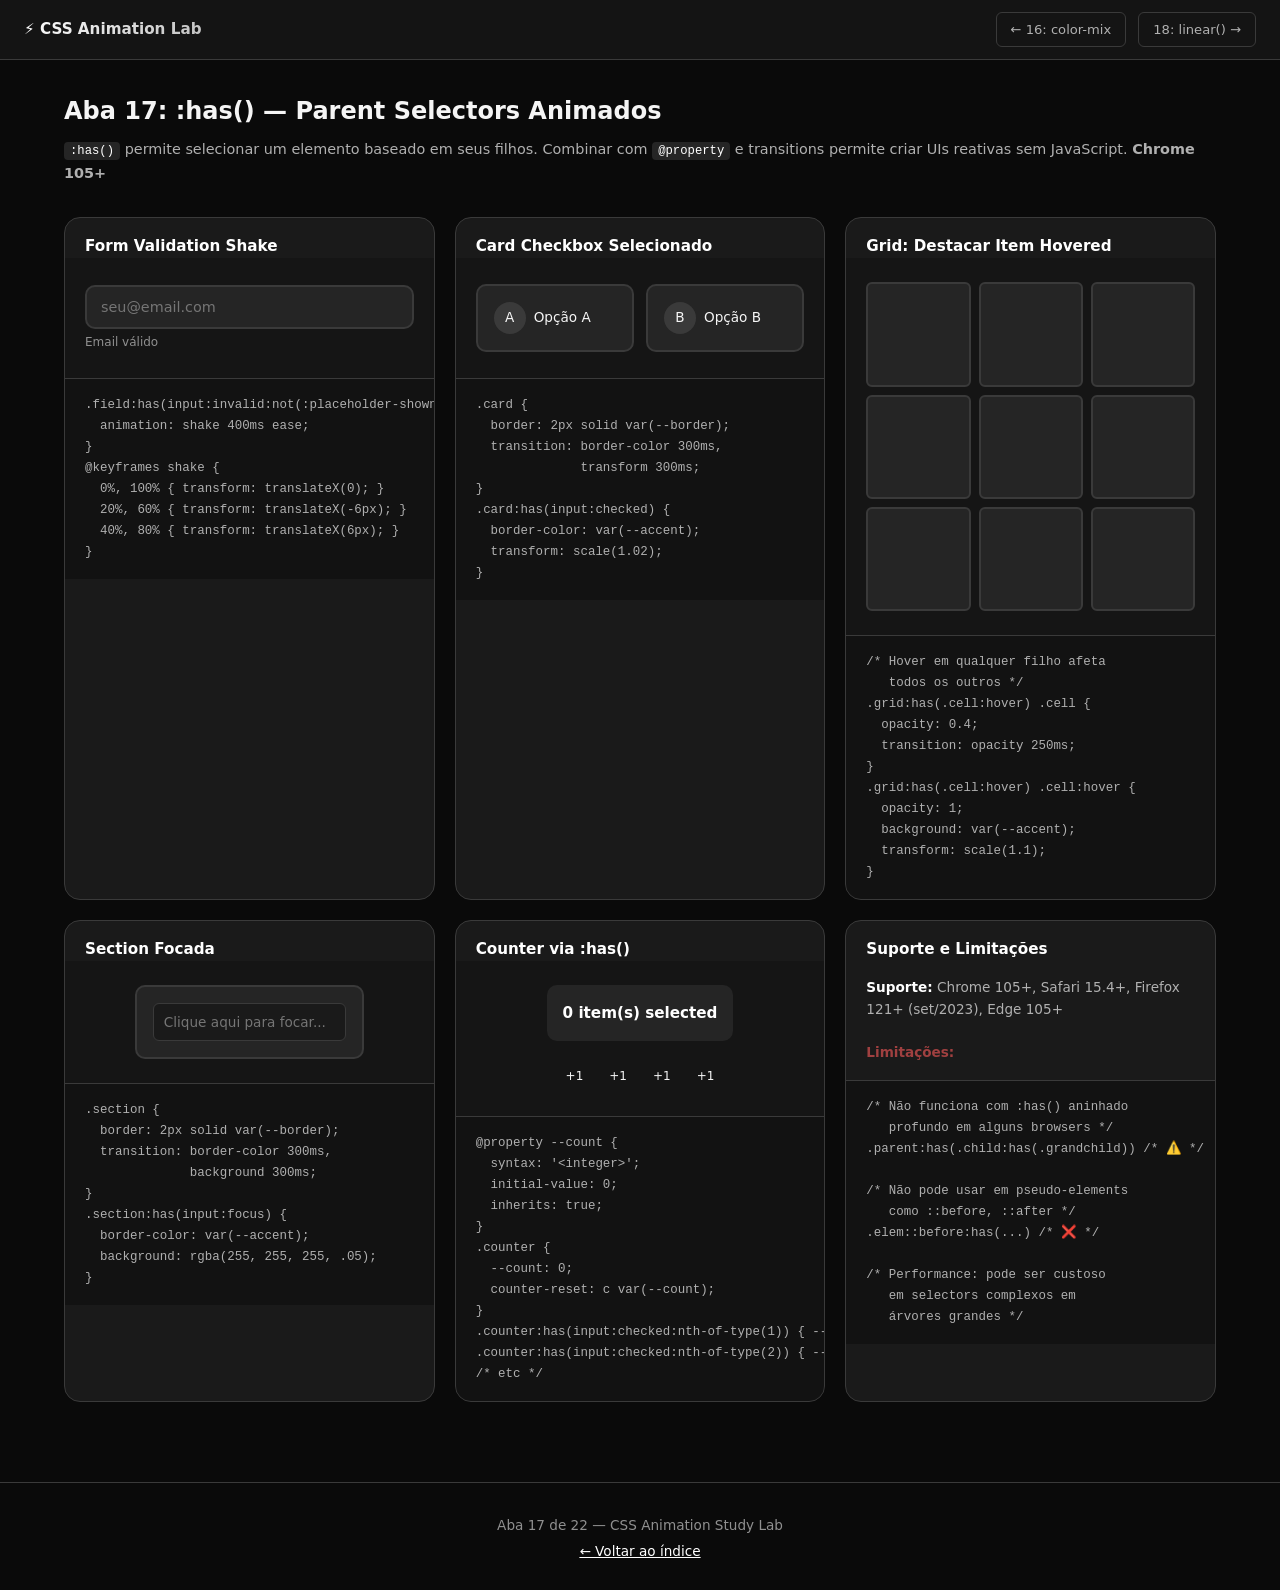
<file: pages/17-has.html>
<!DOCTYPE html>
<html lang="pt-BR">
<head>
  <meta charset="UTF-8">
  <meta name="viewport" content="width=device-width, initial-scale=1.0">
  <meta name="description" content=":has() parent selector com animações — estilizar elementos baseado em filhos. Chrome 105+.">
  <link rel="icon" href="data:image/svg+xml,<svg xmlns='http://www.w3.org/2000/svg' viewBox='0 0 100 100'><text y='.9em' font-size='90'>⚡</text></svg>">
  <title>Aba 17: :has() — CSS Animation Study Lab</title>
  <link rel="stylesheet" href="../style.css">
  <link rel="stylesheet" href="../nav.css">
  <style>
    /* Form validation com :has() */
    .has-form {
      display: flex;
      flex-direction: column;
      gap: 12px;
      width: 100%;
    }
    .has-field {
      position: relative;
    }
    .has-field input {
      width: 100%;
      padding: 12px 14px;
      background: var(--surface);
      border: 2px solid var(--border);
      border-radius: var(--radius-md);
      color: var(--text-primary);
      font-size: 0.9rem;
      font-family: var(--font-sans);
      outline: none;
      transition: border-color 250ms ease, box-shadow 250ms ease;
    }
    .has-field input:focus { border-color: var(--accent); }
    .has-field:has(input:invalid:not(:placeholder-shown)) {
      animation: hasShake 400ms ease;
    }
    .has-field:has(input:invalid:not(:placeholder-shown)) input {
      border-color: var(--danger);
      box-shadow: 0 0 0 3px rgba(160, 64, 64, .25);
    }
    .has-field:has(input:valid:not(:placeholder-shown)) input {
      border-color: var(--accent-3);
      box-shadow: 0 0 0 3px rgba(255, 255, 255, .15);
    }
    @keyframes hasShake {
      0%, 100% { transform: translateX(0); }
      20%, 60% { transform: translateX(-6px); }
      40%, 80% { transform: translateX(6px); }
    }
    .has-hint {
      font-size: 0.75rem;
      color: var(--text-muted);
      margin-top: 4px;
    }
    .has-field:has(input:invalid:not(:placeholder-shown)) .has-hint {
      color: var(--danger);
    }
    .has-field:has(input:valid:not(:placeholder-shown)) .has-hint {
      color: var(--accent-3);
    }

    /* Card com :has() e hover */
    .has-card-wrap {
      display: grid;
      grid-template-columns: repeat(2, 1fr);
      gap: 12px;
      width: 100%;
    }
    .has-card {
      padding: 16px;
      background: var(--surface);
      border: 2px solid var(--border);
      border-radius: var(--radius-md);
      transition: border-color 300ms ease, transform 300ms ease, background 300ms ease;
    }
    .has-card:has(input:checked) {
      border-color: var(--accent);
      background: rgba(255, 255, 255, .08);
      transform: scale(1.02);
    }
    .has-card label {
      display: flex;
      align-items: center;
      gap: 8px;
      cursor: pointer;
      font-size: 0.85rem;
    }
    .has-card .card-icon {
      width: 32px;
      height: 32px;
      border-radius: 50%;
      background: var(--border);
      display: flex;
      align-items: center;
      justify-content: center;
      transition: background 300ms ease, transform 300ms ease;
    }
    .has-card:has(input:checked) .card-icon {
      background: var(--accent);
      transform: rotate(360deg);
    }

    /* :has() com imagem quebrada */
    .has-img {
      width: 80px;
      height: 80px;
      background: var(--surface);
      border: 2px solid var(--border);
      border-radius: var(--radius-md);
      display: flex;
      align-items: center;
      justify-content: center;
      font-size: 0.7rem;
      color: var(--text-muted);
      transition: border-color 200ms ease;
    }
    .has-img-wrap:has(img) .has-img {
      border-color: var(--accent-3);
    }
    .has-img-wrap:has(img) .has-img::after {
      content: '✓';
      color: var(--accent-3);
    }

    /* Section com :has() para destacar */
    .has-section {
      padding: 16px;
      background: var(--surface);
      border-radius: var(--radius-md);
      border: 2px solid var(--border);
      transition: border-color 300ms ease, background 300ms ease;
    }
    .has-section:has(input:focus) {
      border-color: var(--accent);
      background: rgba(255, 255, 255, .05);
    }
    .has-section input {
      width: 100%;
      padding: 10px;
      background: var(--bg-card);
      border: 1px solid var(--border);
      border-radius: var(--radius-sm);
      color: var(--text-primary);
      font-size: 0.85rem;
      font-family: var(--font-sans);
      outline: none;
    }

    /* :has() com hover em child */
    .has-grid {
      display: grid;
      grid-template-columns: repeat(3, 1fr);
      gap: 8px;
      width: 100%;
    }
    .has-cell {
      width: 100%;
      aspect-ratio: 1;
      background: var(--surface);
      border: 2px solid var(--border);
      border-radius: var(--radius-sm);
      transition: background 250ms ease, transform 250ms ease;
    }
    .has-grid:has(.has-cell:hover) .has-cell {
      opacity: 0.4;
    }
    .has-grid:has(.has-cell:hover) .has-cell:hover {
      opacity: 1;
      background: var(--accent);
      transform: scale(1.1);
    }

    /* Counter :has() */
    .has-counter {
      --count: 0;
      counter-reset: c var(--count);
      padding: 16px;
      background: var(--surface);
      border-radius: var(--radius-md);
      text-align: center;
      font-weight: 700;
      font-size: 0.95rem;
    }
    .has-counter::after {
      content: counter(c) ' item(s) selected';
      color: var(--accent);
    }
    .has-counter:has(input:checked:nth-of-type(1)) { --count: 1; }
    .has-counter:has(input:checked:nth-of-type(2)) { --count: 2; }
    .has-counter:has(input:checked:nth-of-type(3)) { --count: 3; }
    .has-counter:has(input:checked:nth-of-type(4)) { --count: 4; }
    @property --count {
      syntax: '<integer>';
      initial-value: 0;
      inherits: true;
    }
  </style>
</head>
<body>

  <nav class="page-nav">
    <a href="../index.html" class="page-nav-brand">⚡ CSS Animation Lab</a>
    <a href="16-color-mix.html" class="page-nav-link page-nav-prev">← 16: color-mix</a>
    <a href="18-linear-easing.html" class="page-nav-link page-nav-next">18: linear() →</a>
  </nav>

  <main class="content">

    <section class="tab-panel" style="display: block;">
      <h2>Aba 17: :has() — Parent Selectors Animados</h2>
      <p class="description"><code>:has()</code> permite selecionar um elemento baseado em seus filhos. Combinar com <code>@property</code> e transitions permite criar UIs reativas sem JavaScript. <strong>Chrome 105+</strong></p>

      <div class="examples-grid">

        <div class="example-card">
          <h3>Form Validation Shake</h3>
          <div class="demo-area">
            <form class="has-form" onsubmit="event.preventDefault()">
              <div class="has-field">
                <input type="email" required placeholder="seu@email.com" pattern="[a-z0-9._%+-]+@[a-z0-9.-]+\.[a-z]{2,}$">
                <div class="has-hint">Email válido</div>
              </div>
            </form>
          </div>
          <pre><code>.field:has(input:invalid:not(:placeholder-shown)) {
  animation: shake 400ms ease;
}
@keyframes shake {
  0%, 100% { transform: translateX(0); }
  20%, 60% { transform: translateX(-6px); }
  40%, 80% { transform: translateX(6px); }
}</code></pre>
        </div>

        <div class="example-card">
          <h3>Card Checkbox Selecionado</h3>
          <div class="demo-area">
            <div class="has-card-wrap">
              <div class="has-card">
                <label>
                  <input type="checkbox" class="sr-only">
                  <span class="card-icon">A</span>
                  <span>Opção A</span>
                </label>
              </div>
              <div class="has-card">
                <label>
                  <input type="checkbox" class="sr-only">
                  <span class="card-icon">B</span>
                  <span>Opção B</span>
                </label>
              </div>
            </div>
          </div>
          <pre><code>.card {
  border: 2px solid var(--border);
  transition: border-color 300ms,
              transform 300ms;
}
.card:has(input:checked) {
  border-color: var(--accent);
  transform: scale(1.02);
}</code></pre>
        </div>

        <div class="example-card">
          <h3>Grid: Destacar Item Hovered</h3>
          <div class="demo-area">
            <div class="has-grid">
              <div class="has-cell"></div>
              <div class="has-cell"></div>
              <div class="has-cell"></div>
              <div class="has-cell"></div>
              <div class="has-cell"></div>
              <div class="has-cell"></div>
              <div class="has-cell"></div>
              <div class="has-cell"></div>
              <div class="has-cell"></div>
            </div>
          </div>
          <pre><code>/* Hover em qualquer filho afeta
   todos os outros */
.grid:has(.cell:hover) .cell {
  opacity: 0.4;
  transition: opacity 250ms;
}
.grid:has(.cell:hover) .cell:hover {
  opacity: 1;
  background: var(--accent);
  transform: scale(1.1);
}</code></pre>
        </div>

        <div class="example-card">
          <h3>Section Focada</h3>
          <div class="demo-area">
            <div class="has-section">
              <input type="text" placeholder="Clique aqui para focar...">
            </div>
          </div>
          <pre><code>.section {
  border: 2px solid var(--border);
  transition: border-color 300ms,
              background 300ms;
}
.section:has(input:focus) {
  border-color: var(--accent);
  background: rgba(255, 255, 255, .05);
}</code></pre>
        </div>

        <div class="example-card">
          <h3>Counter via :has()</h3>
          <div class="demo-area">
            <div class="has-counter">
              <input type="checkbox" class="sr-only">
              <input type="checkbox" class="sr-only">
              <input type="checkbox" class="sr-only">
              <input type="checkbox" class="sr-only">
            </div>
            <div style="display: flex; gap: 6px; flex-wrap: wrap; justify-content: center; width: 100%; margin-top: 8px;">
              <label class="ss-trigger" style="font-size: 0.75rem; padding: 6px 10px; cursor: pointer;">+1</label>
              <label class="ss-trigger" style="font-size: 0.75rem; padding: 6px 10px; cursor: pointer;">+1</label>
              <label class="ss-trigger" style="font-size: 0.75rem; padding: 6px 10px; cursor: pointer;">+1</label>
              <label class="ss-trigger" style="font-size: 0.75rem; padding: 6px 10px; cursor: pointer;">+1</label>
            </div>
          </div>
          <pre><code>@property --count {
  syntax: '&lt;integer&gt;';
  initial-value: 0;
  inherits: true;
}
.counter {
  --count: 0;
  counter-reset: c var(--count);
}
.counter:has(input:checked:nth-of-type(1)) { --count: 1; }
.counter:has(input:checked:nth-of-type(2)) { --count: 2; }
/* etc */</code></pre>
        </div>

        <div class="example-card">
          <h3>Suporte e Limitações</h3>
          <p style="padding: 16px 20px; font-size: 0.85rem; color: var(--text-secondary);">
            <strong style="color: var(--accent);">Suporte:</strong> Chrome 105+, Safari 15.4+, Firefox 121+ (set/2023), Edge 105+<br><br>
            <strong style="color: var(--danger);">Limitações:</strong>
          </p>
          <pre><code>/* Não funciona com :has() aninhado
   profundo em alguns browsers */
.parent:has(.child:has(.grandchild)) /* ⚠️ */

/* Não pode usar em pseudo-elements
   como ::before, ::after */
.elem::before:has(...) /* ❌ */

/* Performance: pode ser custoso
   em selectors complexos em
   árvores grandes */</code></pre>
        </div>

      </div>
    </section>

  </main>

  <footer class="footer">
    <p>Aba 17 de 22 — CSS Animation Study Lab</p>
    <p class="footer-hint"><a href="../index.html" style="color: var(--accent);">← Voltar ao índice</a></p>
  </footer>

</body>
</html>
</file>
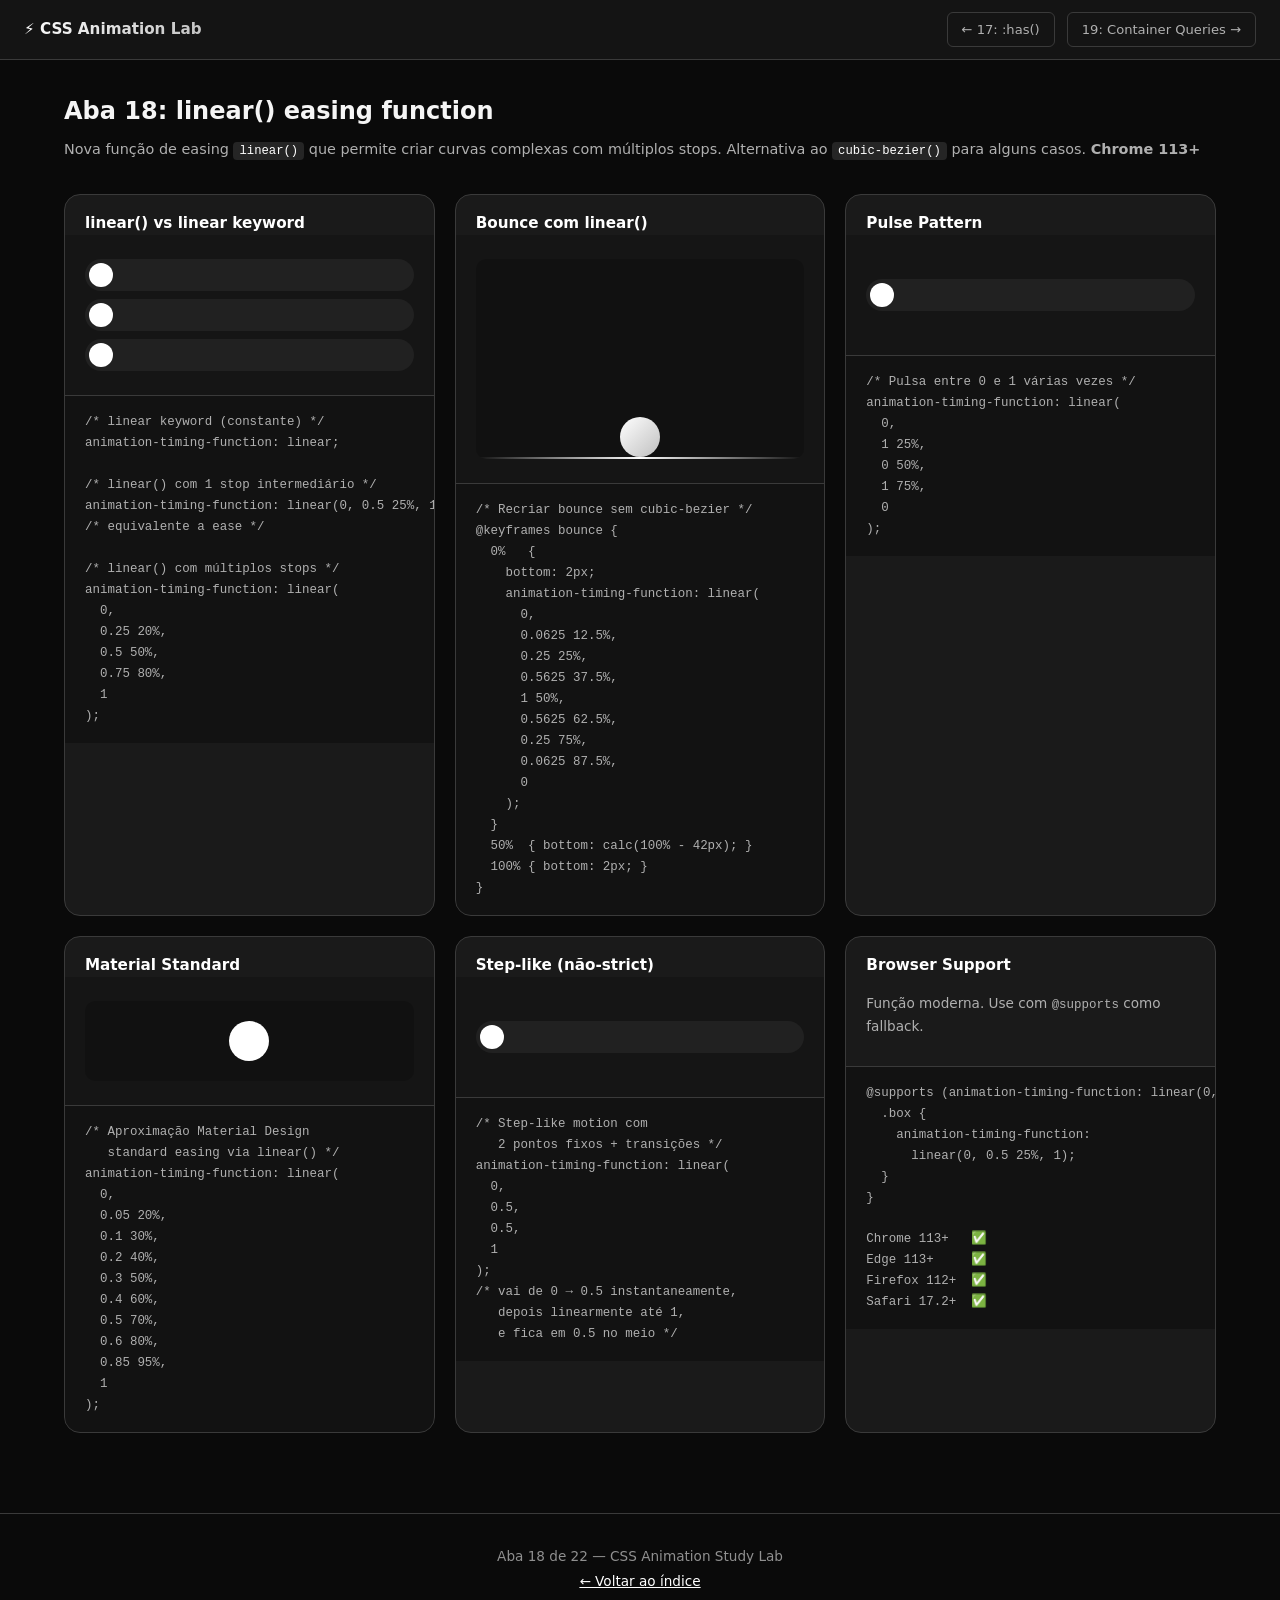
<file: pages/18-linear-easing.html>
<!DOCTYPE html>
<html lang="pt-BR">
<head>
  <meta charset="UTF-8">
  <meta name="viewport" content="width=device-width, initial-scale=1.0">
  <meta name="description" content="linear() easing function — nova forma de criar curvas de animação com múltiplos stops. Chrome 113+.">
  <link rel="icon" href="data:image/svg+xml,<svg xmlns='http://www.w3.org/2000/svg' viewBox='0 0 100 100'><text y='.9em' font-size='90'>⚡</text></svg>">
  <title>Aba 18: linear() easing — CSS Animation Study Lab</title>
  <link rel="stylesheet" href="../style.css">
  <link rel="stylesheet" href="../nav.css">
  <style>
    .le-row {
      display: flex;
      flex-direction: column;
      gap: 8px;
      width: 100%;
    }
    .le-track {
      height: 32px;
      background: rgba(255, 255, 255, .05);
      border-radius: 16px;
      position: relative;
      overflow: hidden;
    }
    .le-ball {
      position: absolute;
      top: 4px;
      left: 4px;
      width: 24px;
      height: 24px;
      background: var(--accent);
      border-radius: 50%;
      animation: leMove 2s ease-in-out infinite alternate;
    }
    @keyframes leMove {
      from { left: 4px; }
      to   { left: calc(100% - 28px); }
    }

    .le-linear-basic { animation-timing-function: linear; }
    .le-linear-stop2 { animation-timing-function: linear(0, 0.5 25%, 1); }
    .le-linear-stop3 { animation-timing-function: linear(0, 0.25 20%, 0.5 50%, 0.75 80%, 1); }
    .le-linear-bounce { animation-timing-function: linear(0, 0.1 30%, 0.4 60%, 1); }
    .le-linear-pulse { animation-timing-function: linear(0, 1 25%, 0 50%, 1 75%, 0); }
    .le-linear-step  { animation-timing-function: linear(0, 0.5, 0.5, 1); }

    /* Bouncing demo */
    .le-stage {
      position: relative;
      width: 100%;
      height: 200px;
      background: rgba(0, 0, 0, .2);
      border-radius: var(--radius-md);
      overflow: hidden;
    }
    .le-floor {
      position: absolute;
      bottom: 0;
      left: 0;
      right: 0;
      height: 2px;
      background: linear-gradient(90deg, transparent, var(--accent), transparent);
    }
    .le-bounce-ball {
      position: absolute;
      bottom: 2px;
      left: 50%;
      width: 40px;
      height: 40px;
      background: linear-gradient(135deg, var(--accent), var(--accent-2));
      border-radius: 50%;
      transform: translateX(-50%);
      animation: leBounce 1.5s linear infinite;
    }
    @keyframes leBounce {
      0%   { bottom: 2px;  animation-timing-function: linear(0, 0.0625 12.5%, 0.25 25%, 0.5625 37.5%, 1 50%, 0.5625 62.5%, 0.25 75%, 0.0625 87.5%, 0); }
      50%  { bottom: calc(100% - 42px); }
      100% { bottom: 2px; }
    }

    /* Material design style */
    .le-stage-md {
      position: relative;
      width: 100%;
      height: 80px;
      background: rgba(0, 0, 0, .2);
      border-radius: var(--radius-md);
      display: flex;
      align-items: center;
      justify-content: center;
    }
    .le-md-ball {
      width: 40px;
      height: 40px;
      background: var(--accent);
      border-radius: 50%;
      animation: leMdMove 2s linear infinite alternate;
    }
    @keyframes leMdMove {
      from { transform: translateX(-80px); }
      to   { transform: translateX(80px); }
    }
    .le-md-1 { animation-timing-function: linear(0, 0.05 20%, 0.1 30%, 0.2 40%, 0.3 50%, 0.4 60%, 0.5 70%, 0.6 80%, 0.85 95%, 1); }

    /* Custom curve visualizer */
    .le-curve-svg {
      width: 100%;
      height: 120px;
      background: rgba(0, 0, 0, .2);
      border-radius: var(--radius-md);
    }
  </style>
</head>
<body>

  <nav class="page-nav">
    <a href="../index.html" class="page-nav-brand">⚡ CSS Animation Lab</a>
    <a href="17-has.html" class="page-nav-link page-nav-prev">← 17: :has()</a>
    <a href="19-container-queries.html" class="page-nav-link page-nav-next">19: Container Queries →</a>
  </nav>

  <main class="content">

    <section class="tab-panel" style="display: block;">
      <h2>Aba 18: linear() easing function</h2>
      <p class="description">Nova função de easing <code>linear()</code> que permite criar curvas complexas com múltiplos stops. Alternativa ao <code>cubic-bezier()</code> para alguns casos. <strong>Chrome 113+</strong></p>

      <div class="examples-grid">

        <div class="example-card">
          <h3>linear() vs linear keyword</h3>
          <div class="demo-area">
            <div class="le-row">
              <div class="le-track"><div class="le-ball le-linear-basic"></div></div>
              <div class="le-track"><div class="le-ball le-linear-stop2"></div></div>
              <div class="le-track"><div class="le-ball le-linear-stop3"></div></div>
            </div>
          </div>
          <pre><code>/* linear keyword (constante) */
animation-timing-function: linear;

/* linear() com 1 stop intermediário */
animation-timing-function: linear(0, 0.5 25%, 1);
/* equivalente a ease */

/* linear() com múltiplos stops */
animation-timing-function: linear(
  0,
  0.25 20%,
  0.5 50%,
  0.75 80%,
  1
);</code></pre>
        </div>

        <div class="example-card">
          <h3>Bounce com linear()</h3>
          <div class="demo-area" style="flex-direction: column;">
            <div class="le-stage">
              <div class="le-bounce-ball"></div>
              <div class="le-floor"></div>
            </div>
          </div>
          <pre><code>/* Recriar bounce sem cubic-bezier */
@keyframes bounce {
  0%   {
    bottom: 2px;
    animation-timing-function: linear(
      0,
      0.0625 12.5%,
      0.25 25%,
      0.5625 37.5%,
      1 50%,
      0.5625 62.5%,
      0.25 75%,
      0.0625 87.5%,
      0
    );
  }
  50%  { bottom: calc(100% - 42px); }
  100% { bottom: 2px; }
}</code></pre>
        </div>

        <div class="example-card">
          <h3>Pulse Pattern</h3>
          <div class="demo-area">
            <div class="le-row">
              <div class="le-track"><div class="le-ball le-linear-pulse"></div></div>
            </div>
          </div>
          <pre><code>/* Pulsa entre 0 e 1 várias vezes */
animation-timing-function: linear(
  0,
  1 25%,
  0 50%,
  1 75%,
  0
);</code></pre>
        </div>

        <div class="example-card">
          <h3>Material Standard</h3>
          <div class="demo-area" style="flex-direction: column;">
            <div class="le-stage-md">
              <div class="le-md-ball le-md-1"></div>
            </div>
          </div>
          <pre><code>/* Aproximação Material Design
   standard easing via linear() */
animation-timing-function: linear(
  0,
  0.05 20%,
  0.1 30%,
  0.2 40%,
  0.3 50%,
  0.4 60%,
  0.5 70%,
  0.6 80%,
  0.85 95%,
  1
);</code></pre>
        </div>

        <div class="example-card">
          <h3>Step-like (não-strict)</h3>
          <div class="demo-area">
            <div class="le-row">
              <div class="le-track"><div class="le-ball le-linear-step"></div></div>
            </div>
          </div>
          <pre><code>/* Step-like motion com
   2 pontos fixos + transições */
animation-timing-function: linear(
  0,
  0.5,
  0.5,
  1
);
/* vai de 0 → 0.5 instantaneamente,
   depois linearmente até 1,
   e fica em 0.5 no meio */</code></pre>
        </div>

        <div class="example-card">
          <h3>Browser Support</h3>
          <p style="padding: 16px 20px; font-size: 0.85rem; color: var(--text-secondary); margin-bottom: 12px;">Função moderna. Use com <code>@supports</code> como fallback.</p>
          <pre><code>@supports (animation-timing-function: linear(0, 1)) {
  .box {
    animation-timing-function:
      linear(0, 0.5 25%, 1);
  }
}

Chrome 113+   ✅
Edge 113+     ✅
Firefox 112+  ✅
Safari 17.2+  ✅</code></pre>
        </div>

      </div>
    </section>

  </main>

  <footer class="footer">
    <p>Aba 18 de 22 — CSS Animation Study Lab</p>
    <p class="footer-hint"><a href="../index.html" style="color: var(--accent);">← Voltar ao índice</a></p>
  </footer>

</body>
</html>
</file>
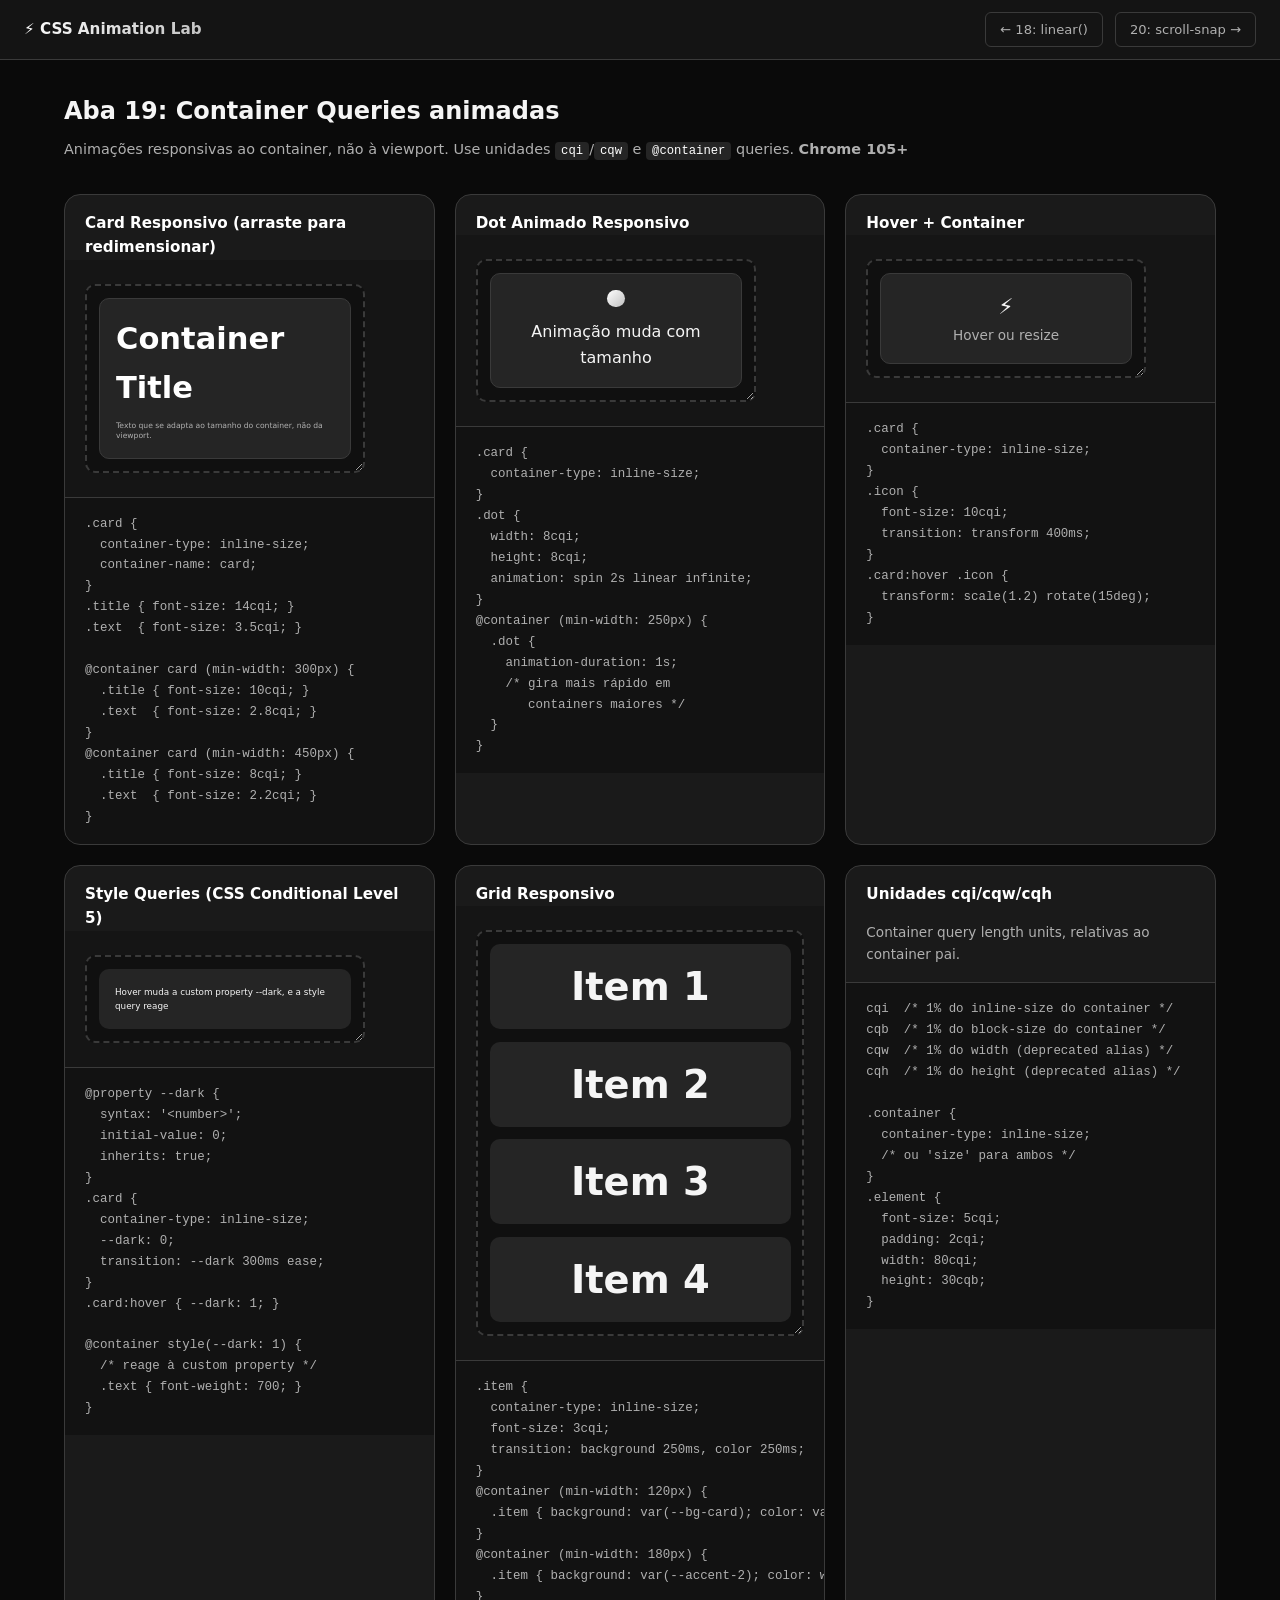
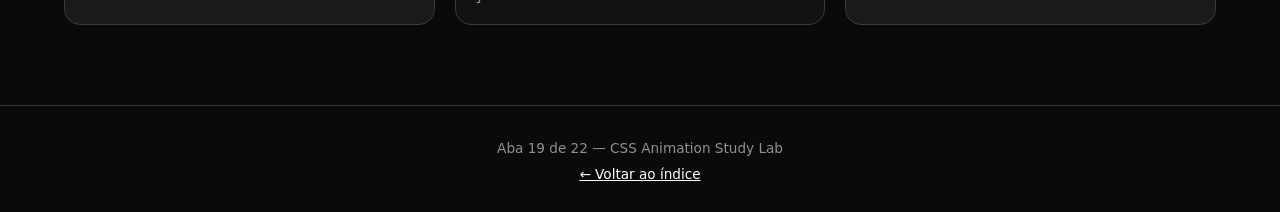
<file: pages/19-container-queries.html>
<!DOCTYPE html>
<html lang="pt-BR">
<head>
  <meta charset="UTF-8">
  <meta name="viewport" content="width=device-width, initial-scale=1.0">
  <meta name="description" content="Container Queries animadas — animações responsivas ao container com cqi/cqw. Chrome 105+.">
  <link rel="icon" href="data:image/svg+xml,<svg xmlns='http://www.w3.org/2000/svg' viewBox='0 0 100 100'><text y='.9em' font-size='90'>⚡</text></svg>">
  <title>Aba 19: Container Queries — CSS Animation Study Lab</title>
  <link rel="stylesheet" href="../style.css">
  <link rel="stylesheet" href="../nav.css">
  <style>
    /* Resize handles */
    .cq-resizable {
      resize: horizontal;
      overflow: auto;
      min-width: 200px;
      max-width: 100%;
      width: 280px;
      border: 2px dashed var(--border);
      border-radius: var(--radius-md);
      padding: 12px;
      background: rgba(0, 0, 0, .2);
    }

    .cq-card {
      container-type: inline-size;
      container-name: card;
      padding: 16px;
      background: var(--surface);
      border-radius: var(--radius-md);
      border: 1px solid var(--border);
    }

    .cq-card-title {
      font-size: 14cqi;
      font-weight: 700;
      color: var(--accent);
      margin-bottom: 8px;
      transition: font-size 250ms ease, color 250ms ease;
    }
    .cq-card-text {
      font-size: 3.5cqi;
      color: var(--text-secondary);
      line-height: 1.4;
      transition: font-size 250ms ease;
    }

    @container card (min-width: 300px) {
      .cq-card-title { font-size: 10cqi; color: var(--accent-3); }
      .cq-card-text  { font-size: 2.8cqi; }
    }
    @container card (min-width: 450px) {
      .cq-card-title { font-size: 8cqi;  color: var(--accent-2); }
      .cq-card-text  { font-size: 2.2cqi; }
    }

    /* Animated card */
    .cq-anim-card {
      container-type: inline-size;
      container-name: acard;
      padding: 16px;
      background: var(--surface);
      border-radius: var(--radius-md);
      border: 1px solid var(--border);
      text-align: center;
    }
    .cq-anim-dot {
      width: 8cqi;
      height: 8cqi;
      max-width: 60px;
      max-height: 60px;
      background: linear-gradient(135deg, var(--accent), var(--accent-2));
      border-radius: 50%;
      margin: 0 auto 12px;
      animation: cqSpin 2s linear infinite;
    }
    @keyframes cqSpin {
      to { transform: rotate(360deg); }
    }
    @container acard (min-width: 250px) {
      .cq-anim-dot {
        background: linear-gradient(135deg, var(--accent-3), var(--accent));
        animation-duration: 1s;
      }
    }

    /* Hover effect on container */
    .cq-hover-card {
      container-type: inline-size;
      container-name: hcard;
      padding: 16px;
      background: var(--surface);
      border-radius: var(--radius-md);
      border: 1px solid var(--border);
      text-align: center;
      cursor: pointer;
      transition: background 300ms ease;
    }
    .cq-hover-card:hover {
      background: var(--bg-card);
    }
    .cq-hover-icon {
      font-size: 10cqi;
      transition: transform 400ms cubic-bezier(.17, .89, .32, 1.28);
    }
    .cq-hover-card:hover .cq-hover-icon {
      transform: scale(1.2) rotate(15deg);
    }

    /* Style queries (CSS Containment Level 3) */
    .cq-style-card {
      container-type: inline-size;
      --dark: 0;
      background: color-mix(in oklab, var(--surface) calc(100% - var(--dark) * 30%), black);
      padding: 16px;
      border-radius: var(--radius-md);
      transition: --dark 300ms ease;
    }
    .cq-style-card:hover { --dark: 1; }
    @property --dark {
      syntax: '<number>';
      initial-value: 0;
      inherits: true;
    }
    .cq-style-text {
      color: color-mix(in oklab, var(--text-primary) calc(100% - var(--dark) * 50%), var(--accent));
      font-size: 4cqi;
    }
    @container style(--dark: 1) {
      .cq-style-text {
        font-weight: 700;
      }
    }

    /* Grid with container queries */
    .cq-grid {
      display: grid;
      grid-template-columns: repeat(auto-fit, minmax(150px, 1fr));
      gap: 12px;
    }
    .cq-grid-item {
      container-type: inline-size;
      padding: 12px;
      background: var(--surface);
      border-radius: var(--radius-md);
      font-size: 3cqi;
      text-align: center;
      font-weight: 600;
      color: var(--text-primary);
      transition: background 250ms ease, color 250ms ease;
    }
    @container (min-width: 120px) {
      .cq-grid-item { background: var(--bg-card); color: var(--accent); }
    }
    @container (min-width: 180px) {
      .cq-grid-item { background: var(--accent-2); color: white; }
    }
  </style>
</head>
<body>

  <nav class="page-nav">
    <a href="../index.html" class="page-nav-brand">⚡ CSS Animation Lab</a>
    <a href="18-linear-easing.html" class="page-nav-link page-nav-prev">← 18: linear()</a>
    <a href="20-scroll-snap.html" class="page-nav-link page-nav-next">20: scroll-snap →</a>
  </nav>

  <main class="content">

    <section class="tab-panel" style="display: block;">
      <h2>Aba 19: Container Queries animadas</h2>
      <p class="description">Animações responsivas ao container, não à viewport. Use unidades <code>cqi</code>/<code>cqw</code> e <code>@container</code> queries. <strong>Chrome 105+</strong></p>

      <div class="examples-grid">

        <div class="example-card">
          <h3>Card Responsivo (arraste para redimensionar)</h3>
          <div class="demo-area" style="flex-direction: column; align-items: stretch;">
            <div class="cq-resizable">
              <div class="cq-card">
                <div class="cq-card-title">Container Title</div>
                <p class="cq-card-text">Texto que se adapta ao tamanho do container, não da viewport.</p>
              </div>
            </div>
          </div>
          <pre><code>.card {
  container-type: inline-size;
  container-name: card;
}
.title { font-size: 14cqi; }
.text  { font-size: 3.5cqi; }

@container card (min-width: 300px) {
  .title { font-size: 10cqi; }
  .text  { font-size: 2.8cqi; }
}
@container card (min-width: 450px) {
  .title { font-size: 8cqi; }
  .text  { font-size: 2.2cqi; }
}</code></pre>
        </div>

        <div class="example-card">
          <h3>Dot Animado Responsivo</h3>
          <div class="demo-area" style="flex-direction: column; align-items: stretch;">
            <div class="cq-resizable">
              <div class="cq-anim-card">
                <div class="cq-anim-dot"></div>
                <div>Animação muda com tamanho</div>
              </div>
            </div>
          </div>
          <pre><code>.card {
  container-type: inline-size;
}
.dot {
  width: 8cqi;
  height: 8cqi;
  animation: spin 2s linear infinite;
}
@container (min-width: 250px) {
  .dot {
    animation-duration: 1s;
    /* gira mais rápido em
       containers maiores */
  }
}</code></pre>
        </div>

        <div class="example-card">
          <h3>Hover + Container</h3>
          <div class="demo-area" style="flex-direction: column; align-items: stretch;">
            <div class="cq-resizable">
              <div class="cq-hover-card">
                <div class="cq-hover-icon">⚡</div>
                <p style="font-size: 0.85rem; color: var(--text-secondary);">Hover ou resize</p>
              </div>
            </div>
          </div>
          <pre><code>.card {
  container-type: inline-size;
}
.icon {
  font-size: 10cqi;
  transition: transform 400ms;
}
.card:hover .icon {
  transform: scale(1.2) rotate(15deg);
}</code></pre>
        </div>

        <div class="example-card">
          <h3>Style Queries (CSS Conditional Level 5)</h3>
          <div class="demo-area" style="flex-direction: column; align-items: stretch;">
            <div class="cq-resizable">
              <div class="cq-style-card">
                <p class="cq-style-text">Hover muda a custom property --dark, e a style query reage</p>
              </div>
            </div>
          </div>
          <pre><code>@property --dark {
  syntax: '&lt;number&gt;';
  initial-value: 0;
  inherits: true;
}
.card {
  container-type: inline-size;
  --dark: 0;
  transition: --dark 300ms ease;
}
.card:hover { --dark: 1; }

@container style(--dark: 1) {
  /* reage à custom property */
  .text { font-weight: 700; }
}</code></pre>
        </div>

        <div class="example-card">
          <h3>Grid Responsivo</h3>
          <div class="demo-area" style="flex-direction: column; align-items: stretch;">
            <div class="cq-resizable" style="width: 100%;">
              <div class="cq-grid">
                <div class="cq-grid-item">Item 1</div>
                <div class="cq-grid-item">Item 2</div>
                <div class="cq-grid-item">Item 3</div>
                <div class="cq-grid-item">Item 4</div>
              </div>
            </div>
          </div>
          <pre><code>.item {
  container-type: inline-size;
  font-size: 3cqi;
  transition: background 250ms, color 250ms;
}
@container (min-width: 120px) {
  .item { background: var(--bg-card); color: var(--accent); }
}
@container (min-width: 180px) {
  .item { background: var(--accent-2); color: white; }
}</code></pre>
        </div>

        <div class="example-card">
          <h3>Unidades cqi/cqw/cqh</h3>
          <p style="padding: 16px 20px; font-size: 0.85rem; color: var(--text-secondary);">Container query length units, relativas ao container pai.</p>
          <pre><code>cqi  /* 1% do inline-size do container */
cqb  /* 1% do block-size do container */
cqw  /* 1% do width (deprecated alias) */
cqh  /* 1% do height (deprecated alias) */

.container {
  container-type: inline-size;
  /* ou 'size' para ambos */
}
.element {
  font-size: 5cqi;
  padding: 2cqi;
  width: 80cqi;
  height: 30cqb;
}</code></pre>
        </div>

      </div>
    </section>

  </main>

  <footer class="footer">
    <p>Aba 19 de 22 — CSS Animation Study Lab</p>
    <p class="footer-hint"><a href="../index.html" style="color: var(--accent);">← Voltar ao índice</a></p>
  </footer>

</body>
</html>
</file>
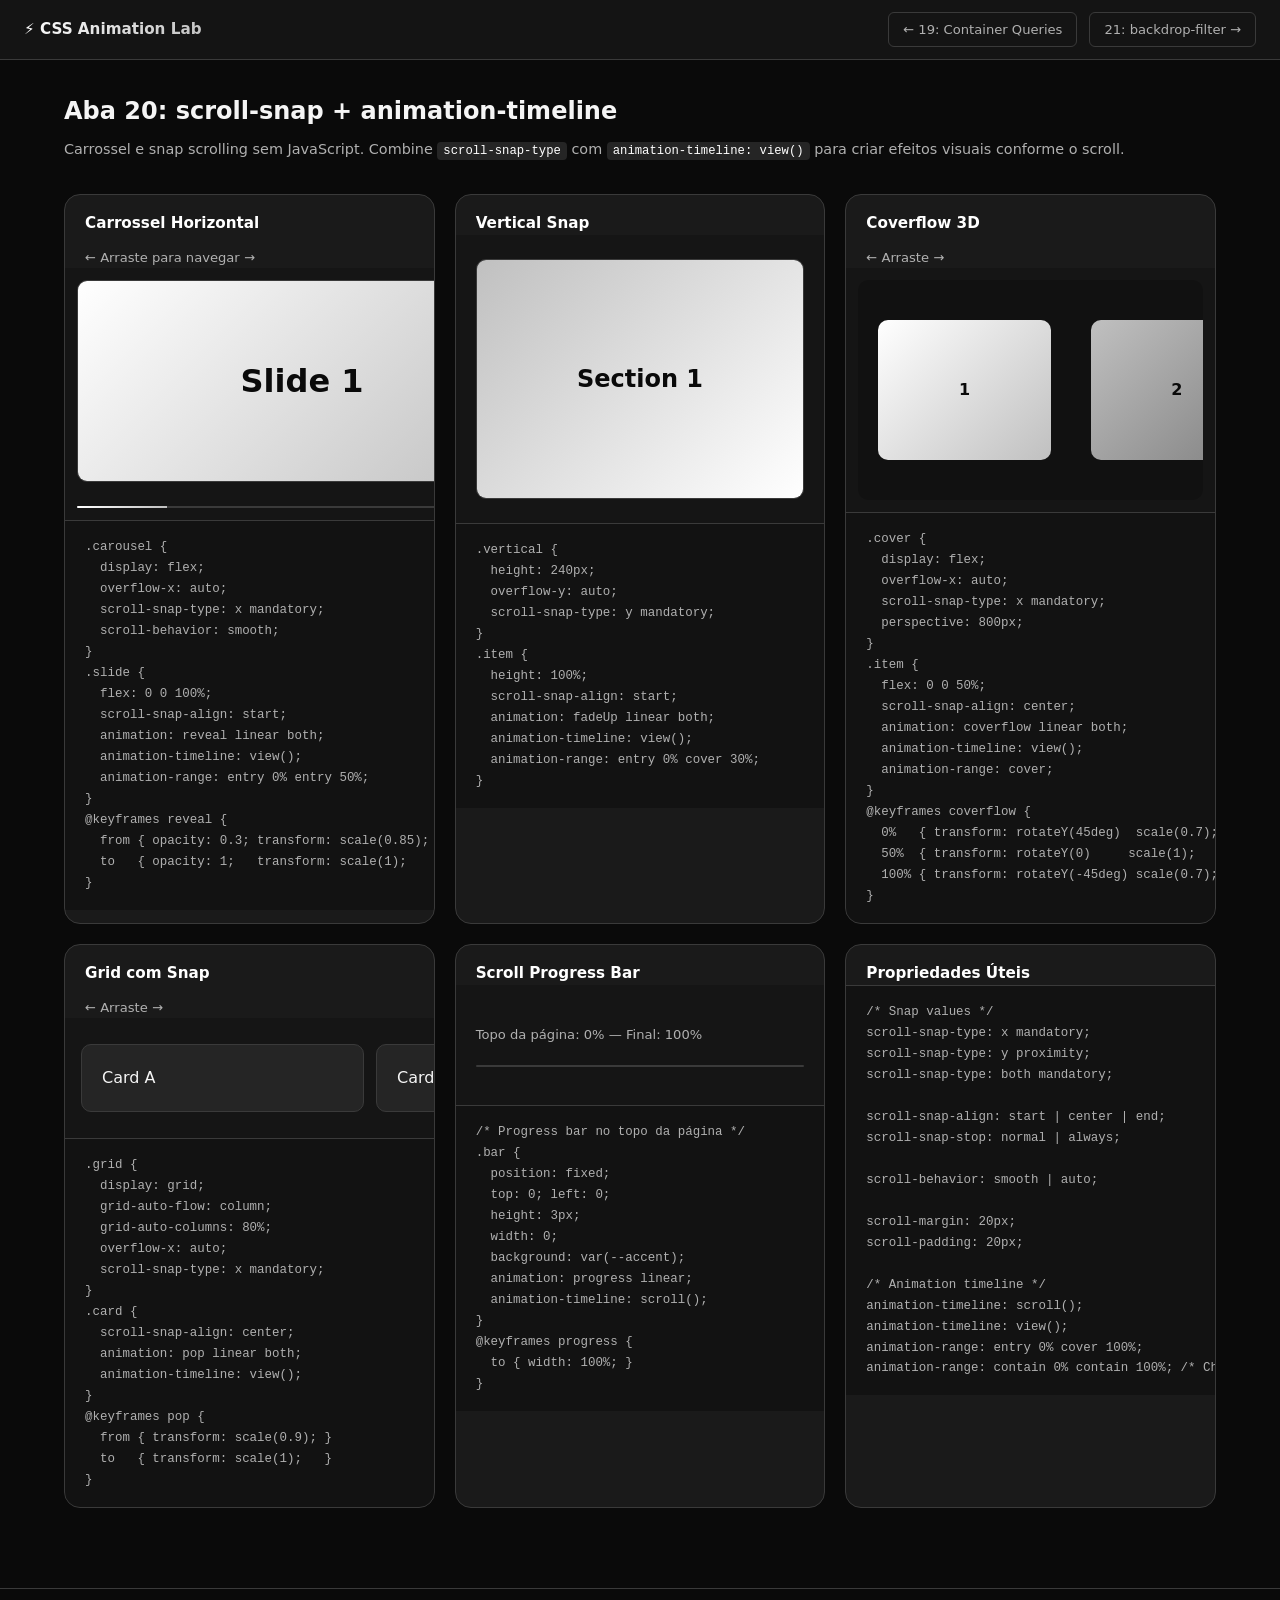
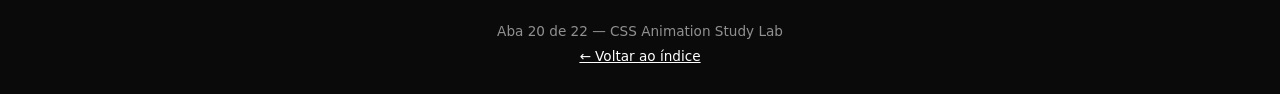
<file: pages/20-scroll-snap.html>
<!DOCTYPE html>
<html lang="pt-BR">
<head>
  <meta charset="UTF-8">
  <meta name="viewport" content="width=device-width, initial-scale=1.0">
  <meta name="description" content="scroll-snap + animation-timeline — carrossel sem JavaScript.">
  <link rel="icon" href="data:image/svg+xml,<svg xmlns='http://www.w3.org/2000/svg' viewBox='0 0 100 100'><text y='.9em' font-size='90'>⚡</text></svg>">
  <title>Aba 20: scroll-snap + animations — CSS Animation Study Lab</title>
  <link rel="stylesheet" href="../style.css">
  <link rel="stylesheet" href="../nav.css">
  <style>
    .ss-carousel {
      display: flex;
      overflow-x: auto;
      scroll-snap-type: x mandatory;
      scroll-behavior: smooth;
      border-radius: var(--radius-md);
      background: rgba(0, 0, 0, .2);
      border: 1px solid var(--border);
      scrollbar-width: thin;
      scrollbar-color: var(--border) transparent;
    }
    .ss-slide {
      flex: 0 0 100%;
      height: 200px;
      display: flex;
      align-items: center;
      justify-content: center;
      font-size: 2rem;
      font-weight: 700;
      color: var(--bg-primary);
      scroll-snap-align: start;
      scroll-snap-stop: always;
      animation: ssReveal linear both;
      animation-timeline: view();
      animation-range: entry 0% entry 50%;
    }
    @keyframes ssReveal {
      from { opacity: 0.3; transform: scale(0.85); }
      to   { opacity: 1;   transform: scale(1);    }
    }
    .ss-slide:nth-child(1) { background: linear-gradient(135deg, #ffffff, #c0c0c0); }
    .ss-slide:nth-child(2) { background: linear-gradient(135deg, #c0c0c0, #808080); }
    .ss-slide:nth-child(3) { background: linear-gradient(135deg, #808080, #ffffff); }
    .ss-slide:nth-child(4) { background: linear-gradient(135deg, #404040, #c0c0c0); }
    .ss-slide:nth-child(5) { background: linear-gradient(135deg, #ffffff, #808080); }

    /* Dot pagination CSS-only */
    .ss-dots {
      display: flex;
      gap: 8px;
      justify-content: center;
      margin-top: 12px;
    }
    .ss-dot {
      width: 8px;
      height: 8px;
      border-radius: 50%;
      background: var(--border);
      transition: background 250ms ease, transform 250ms ease;
    }
    .ss-dots-wrap {
      position: relative;
    }
    .ss-dots-timeline {
      position: relative;
      height: 2px;
      background: var(--border);
      border-radius: 1px;
      margin-top: 12px;
      overflow: hidden;
    }
    .ss-dots-progress {
      position: absolute;
      top: 0;
      left: 0;
      height: 100%;
      width: 20%;
      background: linear-gradient(90deg, #ffffff, #c0c0c0);
      animation: ssProgress linear;
      animation-timeline: scroll();
    }
    @keyframes ssProgress {
      to { width: 100%; }
    }

    /* Vertical scroll snap */
    .ss-vertical {
      height: 240px;
      overflow-y: auto;
      scroll-snap-type: y mandatory;
      border-radius: var(--radius-md);
      background: rgba(0, 0, 0, .2);
      border: 1px solid var(--border);
    }
    .ss-vert-item {
      height: 100%;
      scroll-snap-align: start;
      display: flex;
      align-items: center;
      justify-content: center;
      font-size: 1.5rem;
      font-weight: 700;
      color: var(--bg-primary);
      animation: ssVertFade linear both;
      animation-timeline: view();
      animation-range: entry 0% cover 30%;
    }
    @keyframes ssVertFade {
      from { opacity: 0; transform: translateY(40px); }
      to   { opacity: 1; transform: translateY(0);    }
    }
    .ss-vert-item:nth-child(odd) { background: linear-gradient(135deg, #c0c0c0, #ffffff); }
    .ss-vert-item:nth-child(even) { background: linear-gradient(135deg, #ffffff, #808080); }

    /* Coverflow-style */
    .ss-cover {
      display: flex;
      overflow-x: auto;
      scroll-snap-type: x mandatory;
      perspective: 800px;
      padding: 40px 0;
      border-radius: var(--radius-md);
      background: rgba(0, 0, 0, .2);
    }
    .ss-cover-item {
      flex: 0 0 50%;
      height: 140px;
      margin: 0 20px;
      border-radius: var(--radius-md);
      scroll-snap-align: center;
      animation: ssCover linear both;
      animation-timeline: view();
      animation-range: cover;
      display: flex;
      align-items: center;
      justify-content: center;
      font-weight: 700;
      color: var(--bg-primary);
    }
    @keyframes ssCover {
      0%   { transform: translateX(-30%) rotateY(45deg) scale(0.7); opacity: 0.5; }
      50%  { transform: translateX(0)    rotateY(0)    scale(1);   opacity: 1;   }
      100% { transform: translateX(30%)  rotateY(-45deg) scale(0.7); opacity: 0.5; }
    }
    .ss-cover-item:nth-child(1) { background: linear-gradient(135deg, #ffffff, #c0c0c0); }
    .ss-cover-item:nth-child(2) { background: linear-gradient(135deg, #c0c0c0, #808080); }
    .ss-cover-item:nth-child(3) { background: linear-gradient(135deg, #808080, #ffffff); }
    .ss-cover-item:nth-child(4) { background: linear-gradient(135deg, #404040, #c0c0c0); }

    /* Snap-mandatory + smooth */
    .ss-grid-snap {
      display: grid;
      grid-auto-flow: column;
      grid-auto-columns: 80%;
      gap: 12px;
      overflow-x: auto;
      scroll-snap-type: x mandatory;
      padding: 4px;
      border-radius: var(--radius-md);
    }
    .ss-grid-card {
      scroll-snap-align: center;
      padding: 20px;
      background: var(--surface);
      border: 1px solid var(--border);
      border-radius: var(--radius-md);
      animation: ssGridReveal linear both;
      animation-timeline: view();
      animation-range: entry 0% cover 50%;
    }
    @keyframes ssGridReveal {
      from { transform: scale(0.9); opacity: 0.5; }
      to   { transform: scale(1);   opacity: 1;   }
    }
  </style>
</head>
<body>

  <nav class="page-nav">
    <a href="../index.html" class="page-nav-brand">⚡ CSS Animation Lab</a>
    <a href="19-container-queries.html" class="page-nav-link page-nav-prev">← 19: Container Queries</a>
    <a href="21-backdrop-filter.html" class="page-nav-link page-nav-next">21: backdrop-filter →</a>
  </nav>

  <main class="content">

    <section class="tab-panel" style="display: block;">
      <h2>Aba 20: scroll-snap + animation-timeline</h2>
      <p class="description">Carrossel e snap scrolling sem JavaScript. Combine <code>scroll-snap-type</code> com <code>animation-timeline: view()</code> para criar efeitos visuais conforme o scroll.</p>

      <div class="examples-grid">

        <div class="example-card">
          <h3>Carrossel Horizontal</h3>
          <p style="padding: 12px 20px 0; font-size: 0.82rem; color: var(--text-secondary);">← Arraste para navegar →</p>
          <div class="demo-area" style="flex-direction: column; align-items: stretch; padding: 12px;">
            <div class="ss-carousel">
              <div class="ss-slide">Slide 1</div>
              <div class="ss-slide">Slide 2</div>
              <div class="ss-slide">Slide 3</div>
              <div class="ss-slide">Slide 4</div>
              <div class="ss-slide">Slide 5</div>
            </div>
            <div class="ss-dots-timeline">
              <div class="ss-dots-progress"></div>
            </div>
          </div>
          <pre><code>.carousel {
  display: flex;
  overflow-x: auto;
  scroll-snap-type: x mandatory;
  scroll-behavior: smooth;
}
.slide {
  flex: 0 0 100%;
  scroll-snap-align: start;
  animation: reveal linear both;
  animation-timeline: view();
  animation-range: entry 0% entry 50%;
}
@keyframes reveal {
  from { opacity: 0.3; transform: scale(0.85); }
  to   { opacity: 1;   transform: scale(1);    }
}</code></pre>
        </div>

        <div class="example-card">
          <h3>Vertical Snap</h3>
          <div class="demo-area" style="flex-direction: column; align-items: stretch;">
            <div class="ss-vertical">
              <div class="ss-vert-item">Section 1</div>
              <div class="ss-vert-item">Section 2</div>
              <div class="ss-vert-item">Section 3</div>
              <div class="ss-vert-item">Section 4</div>
            </div>
          </div>
          <pre><code>.vertical {
  height: 240px;
  overflow-y: auto;
  scroll-snap-type: y mandatory;
}
.item {
  height: 100%;
  scroll-snap-align: start;
  animation: fadeUp linear both;
  animation-timeline: view();
  animation-range: entry 0% cover 30%;
}</code></pre>
        </div>

        <div class="example-card">
          <h3>Coverflow 3D</h3>
          <p style="padding: 12px 20px 0; font-size: 0.82rem; color: var(--text-secondary);">← Arraste →</p>
          <div class="demo-area" style="flex-direction: column; align-items: stretch; padding: 12px;">
            <div class="ss-cover">
              <div class="ss-cover-item">1</div>
              <div class="ss-cover-item">2</div>
              <div class="ss-cover-item">3</div>
              <div class="ss-cover-item">4</div>
            </div>
          </div>
          <pre><code>.cover {
  display: flex;
  overflow-x: auto;
  scroll-snap-type: x mandatory;
  perspective: 800px;
}
.item {
  flex: 0 0 50%;
  scroll-snap-align: center;
  animation: coverflow linear both;
  animation-timeline: view();
  animation-range: cover;
}
@keyframes coverflow {
  0%   { transform: rotateY(45deg)  scale(0.7); }
  50%  { transform: rotateY(0)     scale(1);   }
  100% { transform: rotateY(-45deg) scale(0.7); }
}</code></pre>
        </div>

        <div class="example-card">
          <h3>Grid com Snap</h3>
          <p style="padding: 12px 20px 0; font-size: 0.82rem; color: var(--text-secondary);">← Arraste →</p>
          <div class="demo-area" style="flex-direction: column; align-items: stretch; padding: 12px;">
            <div class="ss-grid-snap">
              <div class="ss-grid-card">Card A</div>
              <div class="ss-grid-card">Card B</div>
              <div class="ss-grid-card">Card C</div>
              <div class="ss-grid-card">Card D</div>
            </div>
          </div>
          <pre><code>.grid {
  display: grid;
  grid-auto-flow: column;
  grid-auto-columns: 80%;
  overflow-x: auto;
  scroll-snap-type: x mandatory;
}
.card {
  scroll-snap-align: center;
  animation: pop linear both;
  animation-timeline: view();
}
@keyframes pop {
  from { transform: scale(0.9); }
  to   { transform: scale(1);   }
}</code></pre>
        </div>

        <div class="example-card">
          <h3>Scroll Progress Bar</h3>
          <div class="demo-area" style="flex-direction: column; align-items: stretch;">
            <p style="font-size: 0.82rem; color: var(--text-secondary);">Topo da página: 0% — Final: 100%</p>
            <div style="height: 2px; background: var(--border); border-radius: 1px; overflow: hidden; margin-top: 8px;">
              <div style="height: 100%; background: linear-gradient(90deg, var(--accent), var(--accent-2)); width: 0; animation: ssTop linear; animation-timeline: scroll();"></div>
            </div>
          </div>
          <pre><code>/* Progress bar no topo da página */
.bar {
  position: fixed;
  top: 0; left: 0;
  height: 3px;
  width: 0;
  background: var(--accent);
  animation: progress linear;
  animation-timeline: scroll();
}
@keyframes progress {
  to { width: 100%; }
}</code></pre>
        </div>

        <div class="example-card">
          <h3>Propriedades Úteis</h3>
          <pre><code>/* Snap values */
scroll-snap-type: x mandatory;
scroll-snap-type: y proximity;
scroll-snap-type: both mandatory;

scroll-snap-align: start | center | end;
scroll-snap-stop: normal | always;

scroll-behavior: smooth | auto;

scroll-margin: 20px;
scroll-padding: 20px;

/* Animation timeline */
animation-timeline: scroll();
animation-timeline: view();
animation-range: entry 0% cover 100%;
animation-range: contain 0% contain 100%; /* Chrome 116+ */</code></pre>
        </div>

      </div>
    </section>

  </main>

  <footer class="footer">
    <p>Aba 20 de 22 — CSS Animation Study Lab</p>
    <p class="footer-hint"><a href="../index.html" style="color: var(--accent);">← Voltar ao índice</a></p>
  </footer>

</body>
</html>
</file>
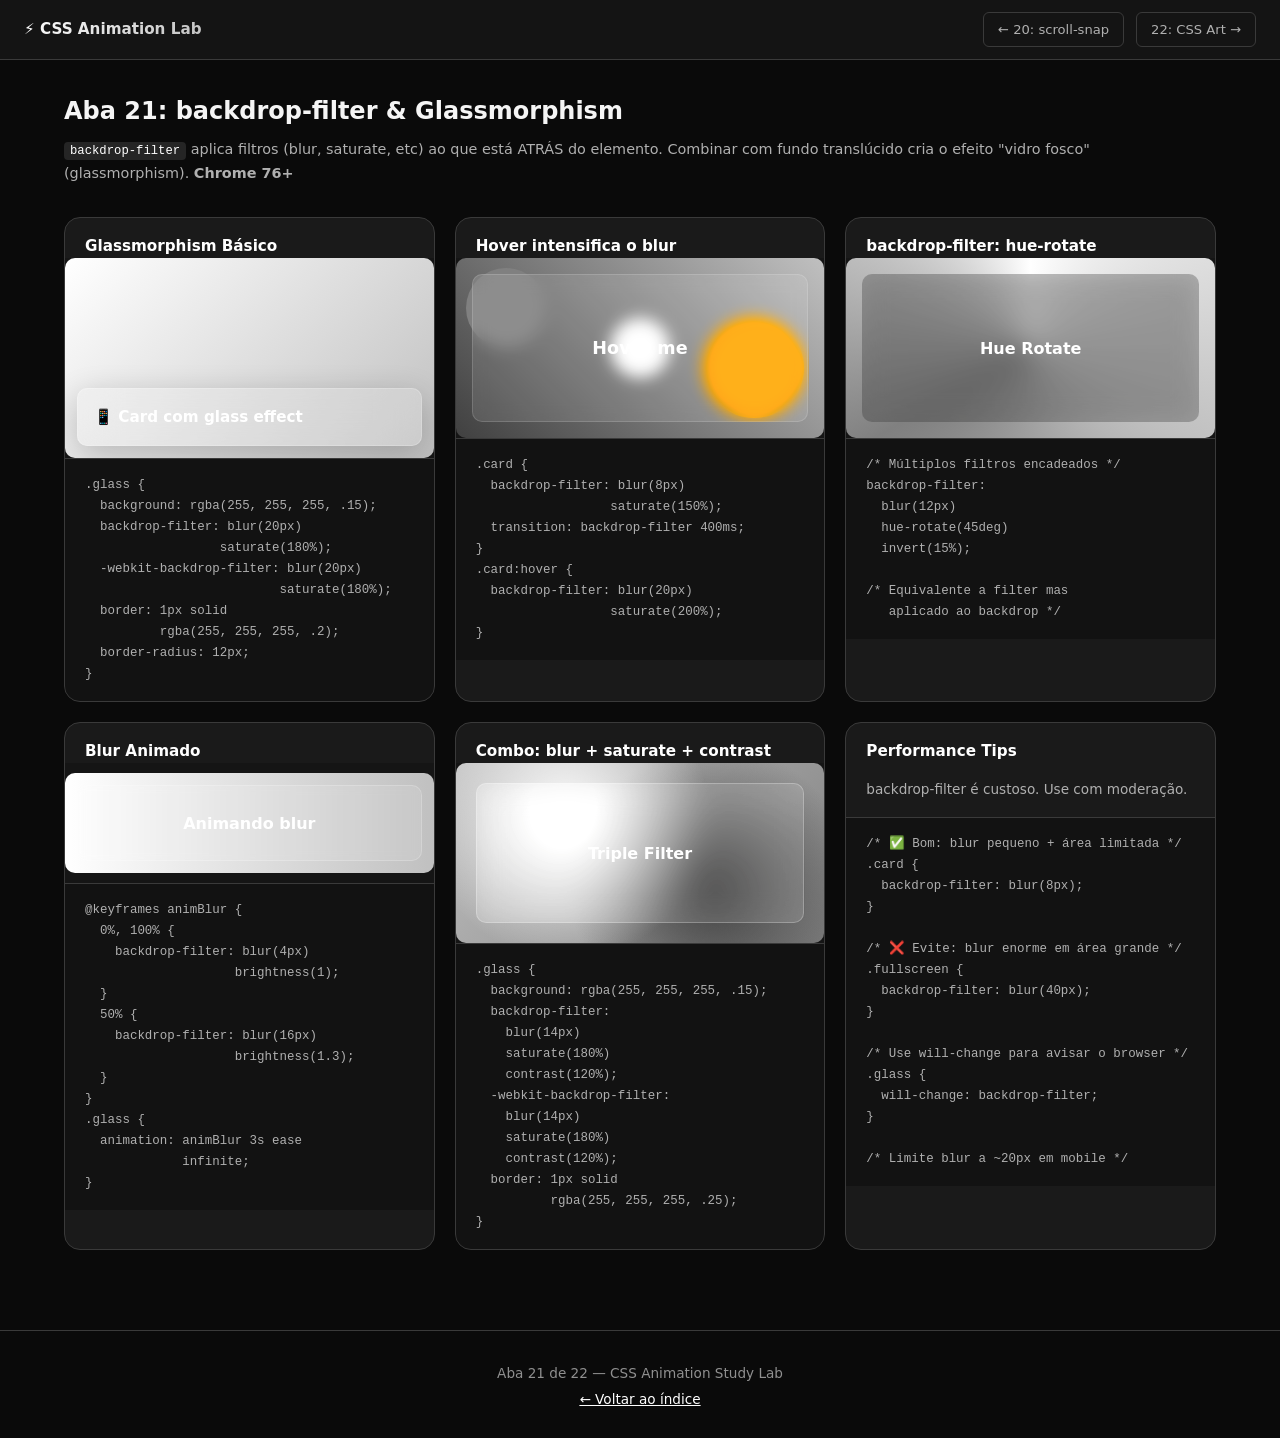
<file: pages/21-backdrop-filter.html>
<!DOCTYPE html>
<html lang="pt-BR">
<head>
  <meta charset="UTF-8">
  <meta name="viewport" content="width=device-width, initial-scale=1.0">
  <meta name="description" content="backdrop-filter e glassmorphism — efeitos de vidro fosco em CSS puro.">
  <link rel="icon" href="data:image/svg+xml,<svg xmlns='http://www.w3.org/2000/svg' viewBox='0 0 100 100'><text y='.9em' font-size='90'>⚡</text></svg>">
  <title>Aba 21: backdrop-filter — CSS Animation Study Lab</title>
  <link rel="stylesheet" href="../style.css">
  <link rel="stylesheet" href="../nav.css">
  <style>
    /* Demo 1: Glassmorphism básico */
    .bf-bg {
      position: relative;
      width: 100%;
      height: 200px;
      border-radius: var(--radius-md);
      background: linear-gradient(135deg, #ffffff, #c0c0c0, #808080, #404040);
      background-size: 300% 300%;
      animation: bfShift 8s ease infinite;
      overflow: hidden;
    }
    @keyframes bfShift {
      0%, 100% { background-position: 0% 50%; }
      50%      { background-position: 100% 50%; }
    }
    .bf-glass {
      position: absolute;
      bottom: 12px;
      left: 12px;
      right: 12px;
      padding: 16px;
      background: rgba(255, 255, 255, .15);
      backdrop-filter: blur(20px) saturate(180%);
      -webkit-backdrop-filter: blur(20px) saturate(180%);
      border: 1px solid rgba(255, 255, 255, .2);
      border-radius: var(--radius-md);
      color: white;
      font-weight: 600;
      font-size: 0.95rem;
      box-shadow: 0 8px 32px rgba(0, 0, 0, .2);
    }

    /* Demo 2: Hover intensifica o blur */
    .bf-card-wrap {
      position: relative;
      width: 100%;
      height: 180px;
      border-radius: var(--radius-md);
      background: linear-gradient(45deg, #404040, #c0c0c0);
      overflow: hidden;
    }
    .bf-circles {
      position: absolute;
      inset: 0;
      filter: blur(0);
    }
    .bf-circles span {
      position: absolute;
      border-radius: 50%;
      animation: bfCircle 6s ease-in-out infinite;
    }
    .bf-circles span:nth-child(1) {
      width: 80px; height: 80px;
      top: 10px; left: 10px;
      background: #808080;
      animation-delay: 0s;
    }
    .bf-circles span:nth-child(2) {
      width: 100px; height: 100px;
      bottom: 20px; right: 20px;
      background: #ffaa00;
      animation-delay: 2s;
    }
    .bf-circles span:nth-child(3) {
      width: 60px; height: 60px;
      top: 50%; left: 50%;
      transform: translate(-50%, -50%);
      background: #ffffff;
      animation-delay: 4s;
    }
    @keyframes bfCircle {
      0%, 100% { transform: scale(1) translate(0, 0); }
      50%      { transform: scale(1.4) translate(20px, -10px); }
    }
    .bf-card {
      position: absolute;
      inset: 16px;
      padding: 16px;
      background: rgba(255, 255, 255, .1);
      backdrop-filter: blur(8px) saturate(150%);
      -webkit-backdrop-filter: blur(8px) saturate(150%);
      border: 1px solid rgba(255, 255, 255, .15);
      border-radius: var(--radius-md);
      display: flex;
      align-items: center;
      justify-content: center;
      color: white;
      font-weight: 700;
      font-size: 1.1rem;
      transition: backdrop-filter 400ms ease, background 400ms ease;
      cursor: pointer;
    }
    .bf-card:hover {
      backdrop-filter: blur(20px) saturate(200%);
      -webkit-backdrop-filter: blur(20px) saturate(200%);
      background: rgba(255, 255, 255, .2);
    }

    /* Demo 3: Múltiplos filtros */
    .bf-multi-bg {
      width: 100%;
      height: 180px;
      border-radius: var(--radius-md);
      background: conic-gradient(from 0deg at 50% 50%, #ffffff, #c0c0c0, #808080, #ffffff);
      animation: bfSpin 6s linear infinite;
      position: relative;
    }
    @keyframes bfSpin {
      to { background-position: 100% 0; }
    }
    .bf-multi {
      position: absolute;
      top: 16px; left: 16px; right: 16px; bottom: 16px;
      background: rgba(0, 0, 0, .2);
      backdrop-filter: blur(12px) hue-rotate(45deg) invert(15%);
      -webkit-backdrop-filter: blur(12px) hue-rotate(45deg) invert(15%);
      border-radius: var(--radius-md);
      display: flex;
      align-items: center;
      justify-content: center;
      color: white;
      font-weight: 700;
    }

    /* Demo 4: Animated blur intensity */
    .bf-anim-bg {
      width: 100%;
      height: 100px;
      border-radius: var(--radius-md);
      background: linear-gradient(90deg, #ffffff, #c0c0c0, #808080);
      background-size: 200% 100%;
      animation: bfAnimBg 4s ease infinite;
      position: relative;
    }
    @keyframes bfAnimBg {
      to { background-position: 200% 0; }
    }
    .bf-anim-glass {
      position: absolute;
      inset: 12px;
      background: rgba(255, 255, 255, .1);
      border: 1px solid rgba(255, 255, 255, .2);
      border-radius: var(--radius-md);
      backdrop-filter: blur(4px);
      -webkit-backdrop-filter: blur(4px);
      animation: bfAnimBlur 3s ease-in-out infinite;
      display: flex;
      align-items: center;
      justify-content: center;
      color: white;
      font-weight: 700;
    }
    @keyframes bfAnimBlur {
      0%, 100% { backdrop-filter: blur(4px) brightness(1); }
      50%      { backdrop-filter: blur(16px) brightness(1.3); }
    }

    /* Demo 5: Filtro + saturate + contrast */
    .bf-combo-bg {
      width: 100%;
      height: 180px;
      border-radius: var(--radius-md);
      background: radial-gradient(circle at 30% 30%, #ffffff 0%, transparent 50%),
                  radial-gradient(circle at 70% 70%, #404040 0%, transparent 50%),
                  linear-gradient(135deg, #c0c0c0, #808080);
      position: relative;
    }
    .bf-combo {
      position: absolute;
      top: 20px; left: 20px;
      width: calc(100% - 40px);
      height: calc(100% - 40px);
      background: rgba(255, 255, 255, .15);
      backdrop-filter: blur(14px) saturate(180%) contrast(120%);
      -webkit-backdrop-filter: blur(14px) saturate(180%) contrast(120%);
      border: 1px solid rgba(255, 255, 255, .25);
      border-radius: var(--radius-md);
      display: flex;
      align-items: center;
      justify-content: center;
      color: white;
      font-weight: 700;
    }
  </style>
</head>
<body>

  <nav class="page-nav">
    <a href="../index.html" class="page-nav-brand">⚡ CSS Animation Lab</a>
    <a href="20-scroll-snap.html" class="page-nav-link page-nav-prev">← 20: scroll-snap</a>
    <a href="22-css-art.html" class="page-nav-link page-nav-next">22: CSS Art →</a>
  </nav>

  <main class="content">

    <section class="tab-panel" style="display: block;">
      <h2>Aba 21: backdrop-filter & Glassmorphism</h2>
      <p class="description"><code>backdrop-filter</code> aplica filtros (blur, saturate, etc) ao que está ATRÁS do elemento. Combinar com fundo translúcido cria o efeito "vidro fosco" (glassmorphism). <strong>Chrome 76+</strong></p>

      <div class="examples-grid">

        <div class="example-card">
          <h3>Glassmorphism Básico</h3>
          <div class="demo-area" style="padding: 0;">
            <div class="bf-bg">
              <div class="bf-glass">📱 Card com glass effect</div>
            </div>
          </div>
          <pre><code>.glass {
  background: rgba(255, 255, 255, .15);
  backdrop-filter: blur(20px)
                  saturate(180%);
  -webkit-backdrop-filter: blur(20px)
                          saturate(180%);
  border: 1px solid
          rgba(255, 255, 255, .2);
  border-radius: 12px;
}</code></pre>
        </div>

        <div class="example-card">
          <h3>Hover intensifica o blur</h3>
          <div class="demo-area" style="padding: 0;">
            <div class="bf-card-wrap">
              <div class="bf-circles">
                <span></span><span></span><span></span>
              </div>
              <div class="bf-card">Hover me</div>
            </div>
          </div>
          <pre><code>.card {
  backdrop-filter: blur(8px)
                  saturate(150%);
  transition: backdrop-filter 400ms;
}
.card:hover {
  backdrop-filter: blur(20px)
                  saturate(200%);
}</code></pre>
        </div>

        <div class="example-card">
          <h3>backdrop-filter: hue-rotate</h3>
          <div class="demo-area" style="padding: 0;">
            <div class="bf-multi-bg">
              <div class="bf-multi">Hue Rotate</div>
            </div>
          </div>
          <pre><code>/* Múltiplos filtros encadeados */
backdrop-filter:
  blur(12px)
  hue-rotate(45deg)
  invert(15%);

/* Equivalente a filter mas
   aplicado ao backdrop */</code></pre>
        </div>

        <div class="example-card">
          <h3>Blur Animado</h3>
          <div class="demo-area" style="padding: 0;">
            <div class="bf-anim-bg">
              <div class="bf-anim-glass">Animando blur</div>
            </div>
          </div>
          <pre><code>@keyframes animBlur {
  0%, 100% {
    backdrop-filter: blur(4px)
                    brightness(1);
  }
  50% {
    backdrop-filter: blur(16px)
                    brightness(1.3);
  }
}
.glass {
  animation: animBlur 3s ease
             infinite;
}</code></pre>
        </div>

        <div class="example-card">
          <h3>Combo: blur + saturate + contrast</h3>
          <div class="demo-area" style="padding: 0;">
            <div class="bf-combo-bg">
              <div class="bf-combo">Triple Filter</div>
            </div>
          </div>
          <pre><code>.glass {
  background: rgba(255, 255, 255, .15);
  backdrop-filter:
    blur(14px)
    saturate(180%)
    contrast(120%);
  -webkit-backdrop-filter:
    blur(14px)
    saturate(180%)
    contrast(120%);
  border: 1px solid
          rgba(255, 255, 255, .25);
}</code></pre>
        </div>

        <div class="example-card">
          <h3>Performance Tips</h3>
          <p style="padding: 16px 20px; font-size: 0.85rem; color: var(--text-secondary);">backdrop-filter é custoso. Use com moderação.</p>
          <pre><code>/* ✅ Bom: blur pequeno + área limitada */
.card {
  backdrop-filter: blur(8px);
}

/* ❌ Evite: blur enorme em área grande */
.fullscreen {
  backdrop-filter: blur(40px);
}

/* Use will-change para avisar o browser */
.glass {
  will-change: backdrop-filter;
}

/* Limite blur a ~20px em mobile */</code></pre>
        </div>

      </div>
    </section>

  </main>

  <footer class="footer">
    <p>Aba 21 de 22 — CSS Animation Study Lab</p>
    <p class="footer-hint"><a href="../index.html" style="color: var(--accent);">← Voltar ao índice</a></p>
  </footer>

</body>
</html>
</file>
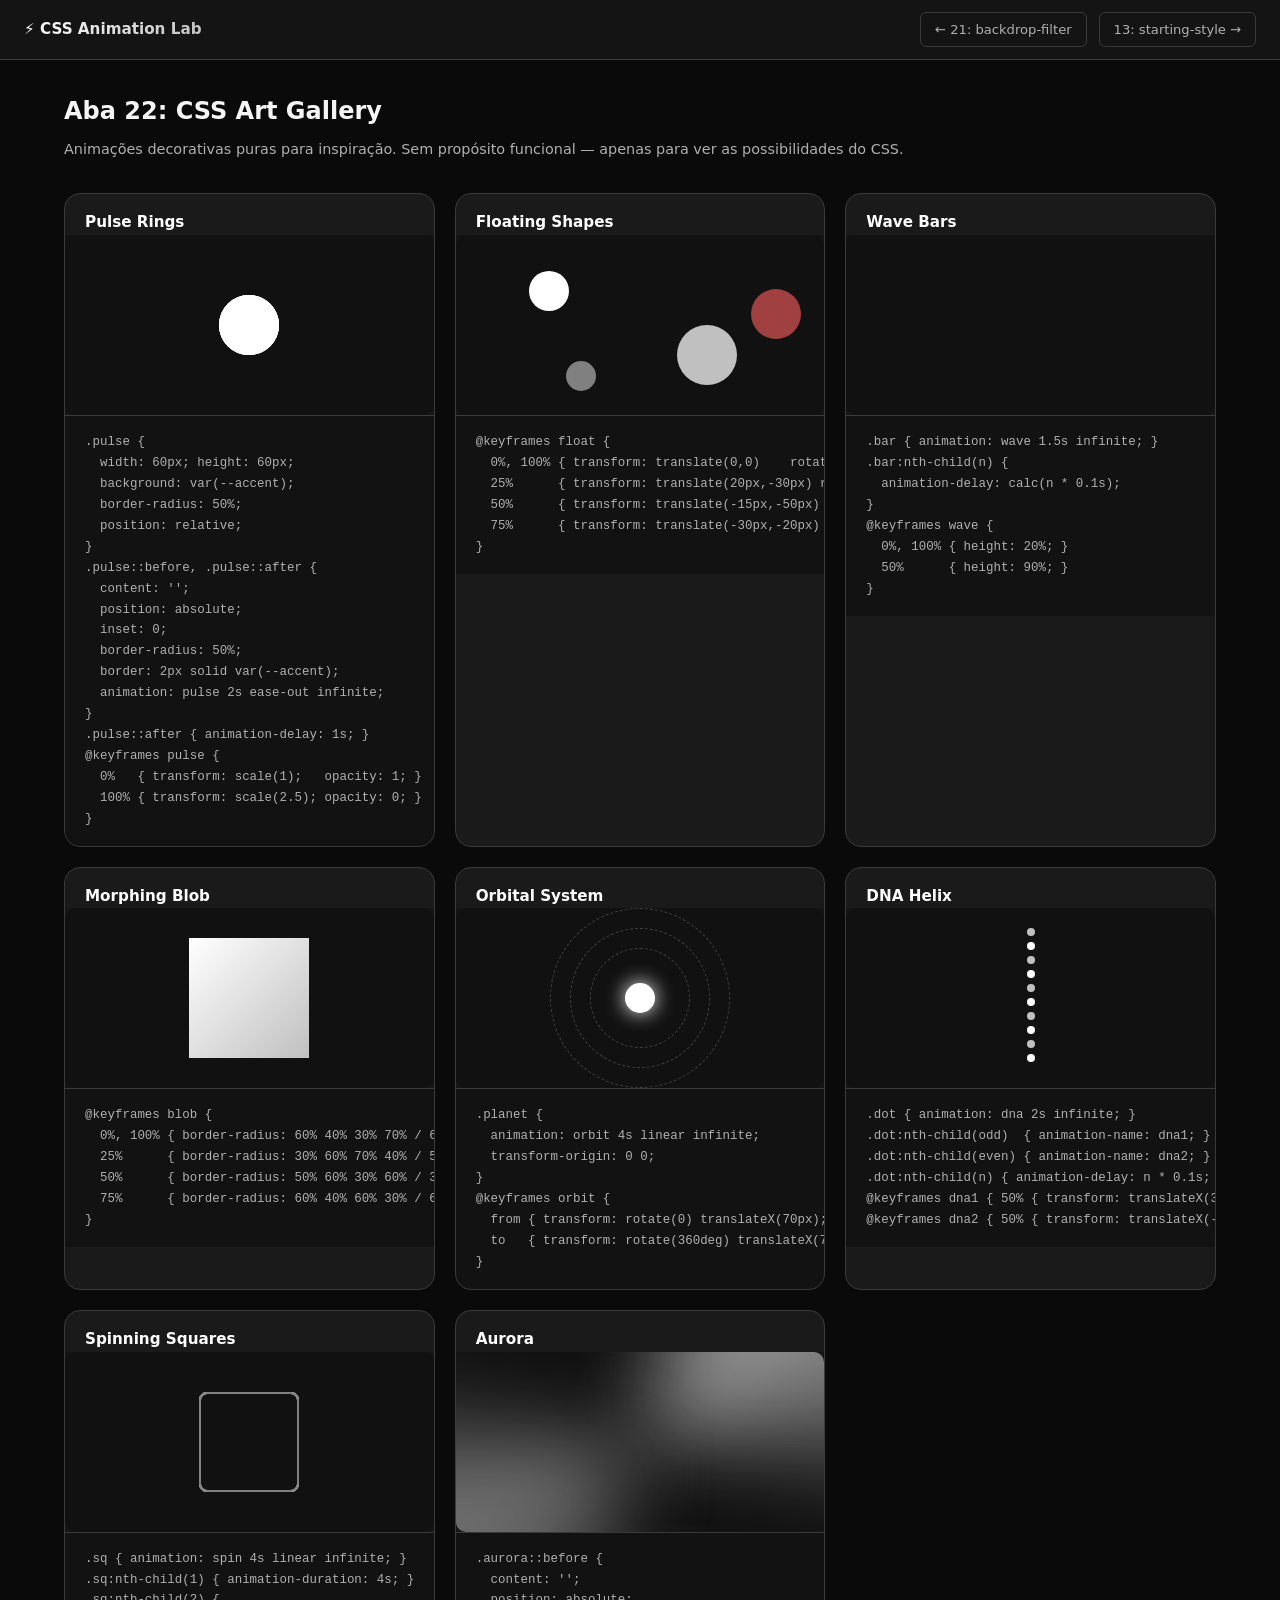
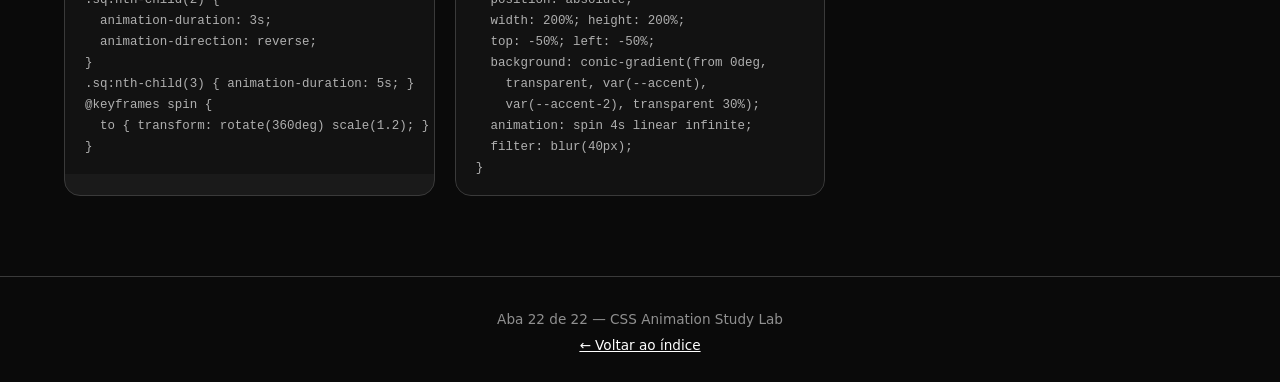
<file: pages/22-css-art.html>
<!DOCTYPE html>
<html lang="pt-BR">
<head>
  <meta charset="UTF-8">
  <meta name="viewport" content="width=device-width, initial-scale=1.0">
  <meta name="description" content="CSS Art Gallery — animações decorativas puras para inspiração.">
  <link rel="icon" href="data:image/svg+xml,<svg xmlns='http://www.w3.org/2000/svg' viewBox='0 0 100 100'><text y='.9em' font-size='90'>⚡</text></svg>">
  <title>Aba 22: CSS Art Gallery — CSS Animation Study Lab</title>
  <link rel="stylesheet" href="../style.css">
  <link rel="stylesheet" href="../nav.css">
  <style>
    /* Common stage */
    .art-stage {
      width: 100%;
      height: 180px;
      background: rgba(0, 0, 0, .2);
      border-radius: var(--radius-md);
      position: relative;
      overflow: hidden;
      display: flex;
      align-items: center;
      justify-content: center;
    }

    /* Art 1: Pulse rings */
    .art-pulse {
      width: 60px;
      height: 60px;
      background: var(--accent);
      border-radius: 50%;
      position: relative;
    }
    .art-pulse::before, .art-pulse::after {
      content: '';
      position: absolute;
      inset: 0;
      border-radius: 50%;
      border: 2px solid var(--accent);
      animation: artPulse 2s ease-out infinite;
    }
    .art-pulse::after { animation-delay: 1s; }
    @keyframes artPulse {
      0%   { transform: scale(1);   opacity: 1; }
      100% { transform: scale(2.5); opacity: 0; }
    }

    /* Art 2: Floating shapes */
    .art-float span {
      position: absolute;
      border-radius: 50%;
      animation: artFloat 6s ease-in-out infinite;
    }
    .art-float span:nth-child(1) {
      width: 40px; height: 40px;
      top: 20%; left: 20%;
      background: var(--accent);
      animation-delay: 0s;
    }
    .art-float span:nth-child(2) {
      width: 60px; height: 60px;
      top: 50%; left: 60%;
      background: var(--accent-2);
      animation-delay: 1s;
    }
    .art-float span:nth-child(3) {
      width: 30px; height: 30px;
      top: 70%; left: 30%;
      background: var(--accent-3);
      animation-delay: 2s;
    }
    .art-float span:nth-child(4) {
      width: 50px; height: 50px;
      top: 30%; left: 80%;
      background: var(--danger);
      animation-delay: 3s;
    }
    @keyframes artFloat {
      0%, 100% { transform: translate(0, 0) rotate(0); }
      25%      { transform: translate(20px, -30px) rotate(90deg); }
      50%      { transform: translate(-15px, -50px) rotate(180deg); }
      75%      { transform: translate(-30px, -20px) rotate(270deg); }
    }

    /* Art 3: Wave */
    .art-wave {
      width: 100%;
      height: 100%;
      display: flex;
      align-items: flex-end;
      gap: 3px;
      padding: 12px;
    }
    .art-wave span {
      flex: 1;
      background: linear-gradient(to top, var(--accent), var(--accent-2));
      border-radius: 3px 3px 0 0;
      animation: artWave 1.5s ease-in-out infinite;
    }
    .art-wave span:nth-child(1) { animation-delay: 0.0s; }
    .art-wave span:nth-child(2) { animation-delay: 0.1s; }
    .art-wave span:nth-child(3) { animation-delay: 0.2s; }
    .art-wave span:nth-child(4) { animation-delay: 0.3s; }
    .art-wave span:nth-child(5) { animation-delay: 0.4s; }
    .art-wave span:nth-child(6) { animation-delay: 0.5s; }
    .art-wave span:nth-child(7) { animation-delay: 0.6s; }
    .art-wave span:nth-child(8) { animation-delay: 0.7s; }
    .art-wave span:nth-child(9) { animation-delay: 0.8s; }
    .art-wave span:nth-child(10) { animation-delay: 0.9s; }
    @keyframes artWave {
      0%, 100% { height: 20%; }
      50%      { height: 90%; }
    }

    /* Art 4: Morphing blob */
    .art-blob {
      width: 120px;
      height: 120px;
      background: linear-gradient(135deg, var(--accent), var(--accent-2));
      animation: artBlob 8s ease-in-out infinite;
      filter: blur(0);
    }
    @keyframes artBlob {
      0%, 100% { border-radius: 60% 40% 30% 70% / 60% 30% 70% 40%; }
      25%      { border-radius: 30% 60% 70% 40% / 50% 60% 30% 60%; }
      50%      { border-radius: 50% 60% 30% 60% / 30% 60% 70% 40%; }
      75%      { border-radius: 60% 40% 60% 30% / 60% 40% 30% 70%; }
    }

    /* Art 5: Orbital */
    .art-orbital-wrap {
      position: relative;
      width: 140px;
      height: 140px;
    }
    .art-orbital-center {
      position: absolute;
      top: 50%; left: 50%;
      transform: translate(-50%, -50%);
      width: 30px;
      height: 30px;
      background: var(--accent);
      border-radius: 50%;
      box-shadow: 0 0 20px var(--accent);
    }
    .art-orbital-ring {
      position: absolute;
      inset: 0;
      border: 1px dashed rgba(255, 255, 255, .2);
      border-radius: 50%;
    }
    .art-orbital-ring:nth-child(2) { inset: 20px; }
    .art-orbital-ring:nth-child(3) { inset: -20px; }
    .art-orbital-planet {
      position: absolute;
      top: 50%; left: 50%;
      width: 12px;
      height: 12px;
      background: var(--accent-2);
      border-radius: 50%;
      margin: -6px 0 0 -6px;
      animation: artOrbit 4s linear infinite;
      transform-origin: 0 0;
    }
    .art-orbital-planet:nth-child(4) {
      background: var(--accent-3);
      animation: artOrbit2 6s linear infinite;
    }
    .art-orbital-planet:nth-child(5) {
      background: var(--danger);
      animation: artOrbit3 8s linear infinite;
    }
    @keyframes artOrbit   { from { transform: rotate(0)    translateX(70px); } to { transform: rotate(360deg) translateX(70px); } }
    @keyframes artOrbit2  { from { transform: rotate(120deg)  translateX(50px); } to { transform: rotate(480deg) translateX(50px); } }
    @keyframes artOrbit3  { from { transform: rotate(240deg)  translateX(90px); } to { transform: rotate(600deg) translateX(90px); } }

    /* Art 6: DNA helix */
    .art-dna {
      position: relative;
      width: 100px;
      height: 140px;
    }
    .art-dna-dot {
      position: absolute;
      width: 8px;
      height: 8px;
      background: var(--accent);
      border-radius: 50%;
      left: 50%;
      margin-left: -4px;
      animation: artDna 2s ease-in-out infinite;
    }
    .art-dna-dot:nth-child(odd) { background: var(--accent-2); }
    .art-dna-dot:nth-child(1)  { top: 0%;   animation-delay: 0s; }
    .art-dna-dot:nth-child(2)  { top: 10%;  animation-delay: 0.1s; }
    .art-dna-dot:nth-child(3)  { top: 20%;  animation-delay: 0.2s; }
    .art-dna-dot:nth-child(4)  { top: 30%;  animation-delay: 0.3s; }
    .art-dna-dot:nth-child(5)  { top: 40%;  animation-delay: 0.4s; }
    .art-dna-dot:nth-child(6)  { top: 50%;  animation-delay: 0.5s; }
    .art-dna-dot:nth-child(7)  { top: 60%;  animation-delay: 0.6s; }
    .art-dna-dot:nth-child(8)  { top: 70%;  animation-delay: 0.7s; }
    .art-dna-dot:nth-child(9)  { top: 80%;  animation-delay: 0.8s; }
    .art-dna-dot:nth-child(10) { top: 90%;  animation-delay: 0.9s; }
    @keyframes artDna {
      0%, 100% { transform: translateX(0); }
      50%      { transform: translateX(30px); }
    }
    .art-dna-dot:nth-child(even) {
      animation-name: artDna2;
    }
    @keyframes artDna2 {
      0%, 100% { transform: translateX(0); }
      50%      { transform: translateX(-30px); }
    }

    /* Art 7: Spinning squares */
    .art-squares {
      position: relative;
      width: 100px;
      height: 100px;
    }
    .art-sq {
      position: absolute;
      inset: 0;
      border: 2px solid var(--accent);
      border-radius: 8px;
      animation: artSpin 4s linear infinite;
    }
    .art-sq:nth-child(1) { border-color: var(--accent);   animation-direction: normal; }
    .art-sq:nth-child(2) { border-color: var(--accent-2); animation-direction: reverse; animation-duration: 3s; }
    .art-sq:nth-child(3) { border-color: var(--accent-3); animation-direction: normal; animation-duration: 5s; }
    @keyframes artSpin {
      to { transform: rotate(360deg) scale(1.2); }
    }

    /* Art 8: Aurora */
    .art-aurora {
      position: relative;
      width: 100%;
      height: 100%;
      overflow: hidden;
    }
    .art-aurora::before, .art-aurora::after {
      content: '';
      position: absolute;
      width: 200%;
      height: 200%;
      top: -50%;
      left: -50%;
      background: conic-gradient(from 0deg, transparent, var(--accent), var(--accent-2), transparent 30%);
      animation: artAurora 4s linear infinite;
      filter: blur(40px);
      opacity: 0.6;
    }
    .art-aurora::after {
      animation-duration: 6s;
      animation-direction: reverse;
      background: conic-gradient(from 180deg, transparent, var(--accent-3), var(--accent-2), transparent 30%);
    }
    @keyframes artAurora {
      to { transform: rotate(360deg); }
    }
  </style>
</head>
<body>

  <nav class="page-nav">
    <a href="../index.html" class="page-nav-brand">⚡ CSS Animation Lab</a>
    <a href="21-backdrop-filter.html" class="page-nav-link page-nav-prev">← 21: backdrop-filter</a>
    <a href="13-starting-style.html" class="page-nav-link page-nav-next">13: starting-style →</a>
  </nav>

  <main class="content">

    <section class="tab-panel" style="display: block;">
      <h2>Aba 22: CSS Art Gallery</h2>
      <p class="description">Animações decorativas puras para inspiração. Sem propósito funcional — apenas para ver as possibilidades do CSS.</p>

      <div class="examples-grid">

        <div class="example-card">
          <h3>Pulse Rings</h3>
          <div class="demo-area" style="padding: 0;">
            <div class="art-stage">
              <div class="art-pulse"></div>
            </div>
          </div>
          <pre><code>.pulse {
  width: 60px; height: 60px;
  background: var(--accent);
  border-radius: 50%;
  position: relative;
}
.pulse::before, .pulse::after {
  content: '';
  position: absolute;
  inset: 0;
  border-radius: 50%;
  border: 2px solid var(--accent);
  animation: pulse 2s ease-out infinite;
}
.pulse::after { animation-delay: 1s; }
@keyframes pulse {
  0%   { transform: scale(1);   opacity: 1; }
  100% { transform: scale(2.5); opacity: 0; }
}</code></pre>
        </div>

        <div class="example-card">
          <h3>Floating Shapes</h3>
          <div class="demo-area" style="padding: 0;">
            <div class="art-stage">
              <div class="art-float">
                <span></span><span></span><span></span><span></span>
              </div>
            </div>
          </div>
          <pre><code>@keyframes float {
  0%, 100% { transform: translate(0,0)    rotate(0); }
  25%      { transform: translate(20px,-30px) rotate(90deg); }
  50%      { transform: translate(-15px,-50px) rotate(180deg); }
  75%      { transform: translate(-30px,-20px) rotate(270deg); }
}</code></pre>
        </div>

        <div class="example-card">
          <h3>Wave Bars</h3>
          <div class="demo-area" style="padding: 0;">
            <div class="art-stage">
              <div class="art-wave">
                <span></span><span></span><span></span><span></span>
                <span></span><span></span><span></span><span></span>
                <span></span><span></span>
              </div>
            </div>
          </div>
          <pre><code>.bar { animation: wave 1.5s infinite; }
.bar:nth-child(n) {
  animation-delay: calc(n * 0.1s);
}
@keyframes wave {
  0%, 100% { height: 20%; }
  50%      { height: 90%; }
}</code></pre>
        </div>

        <div class="example-card">
          <h3>Morphing Blob</h3>
          <div class="demo-area" style="padding: 0;">
            <div class="art-stage">
              <div class="art-blob"></div>
            </div>
          </div>
          <pre><code>@keyframes blob {
  0%, 100% { border-radius: 60% 40% 30% 70% / 60% 30% 70% 40%; }
  25%      { border-radius: 30% 60% 70% 40% / 50% 60% 30% 60%; }
  50%      { border-radius: 50% 60% 30% 60% / 30% 60% 70% 40%; }
  75%      { border-radius: 60% 40% 60% 30% / 60% 40% 30% 70%; }
}</code></pre>
        </div>

        <div class="example-card">
          <h3>Orbital System</h3>
          <div class="demo-area" style="padding: 0;">
            <div class="art-stage">
              <div class="art-orbital-wrap">
                <div class="art-orbital-ring"></div>
                <div class="art-orbital-ring"></div>
                <div class="art-orbital-ring"></div>
                <div class="art-orbital-planet"></div>
                <div class="art-orbital-planet"></div>
                <div class="art-orbital-planet"></div>
                <div class="art-orbital-center"></div>
              </div>
            </div>
          </div>
          <pre><code>.planet {
  animation: orbit 4s linear infinite;
  transform-origin: 0 0;
}
@keyframes orbit {
  from { transform: rotate(0) translateX(70px); }
  to   { transform: rotate(360deg) translateX(70px); }
}</code></pre>
        </div>

        <div class="example-card">
          <h3>DNA Helix</h3>
          <div class="demo-area" style="padding: 0;">
            <div class="art-stage">
              <div class="art-dna">
                <div class="art-dna-dot"></div>
                <div class="art-dna-dot"></div>
                <div class="art-dna-dot"></div>
                <div class="art-dna-dot"></div>
                <div class="art-dna-dot"></div>
                <div class="art-dna-dot"></div>
                <div class="art-dna-dot"></div>
                <div class="art-dna-dot"></div>
                <div class="art-dna-dot"></div>
                <div class="art-dna-dot"></div>
              </div>
            </div>
          </div>
          <pre><code>.dot { animation: dna 2s infinite; }
.dot:nth-child(odd)  { animation-name: dna1; }
.dot:nth-child(even) { animation-name: dna2; }
.dot:nth-child(n) { animation-delay: n * 0.1s; }
@keyframes dna1 { 50% { transform: translateX(30px); } }
@keyframes dna2 { 50% { transform: translateX(-30px); } }</code></pre>
        </div>

        <div class="example-card">
          <h3>Spinning Squares</h3>
          <div class="demo-area" style="padding: 0;">
            <div class="art-stage">
              <div class="art-squares">
                <div class="art-sq"></div>
                <div class="art-sq"></div>
                <div class="art-sq"></div>
              </div>
            </div>
          </div>
          <pre><code>.sq { animation: spin 4s linear infinite; }
.sq:nth-child(1) { animation-duration: 4s; }
.sq:nth-child(2) {
  animation-duration: 3s;
  animation-direction: reverse;
}
.sq:nth-child(3) { animation-duration: 5s; }
@keyframes spin {
  to { transform: rotate(360deg) scale(1.2); }
}</code></pre>
        </div>

        <div class="example-card">
          <h3>Aurora</h3>
          <div class="demo-area" style="padding: 0;">
            <div class="art-stage">
              <div class="art-aurora"></div>
            </div>
          </div>
          <pre><code>.aurora::before {
  content: '';
  position: absolute;
  width: 200%; height: 200%;
  top: -50%; left: -50%;
  background: conic-gradient(from 0deg,
    transparent, var(--accent),
    var(--accent-2), transparent 30%);
  animation: spin 4s linear infinite;
  filter: blur(40px);
}</code></pre>
        </div>

      </div>
    </section>

  </main>

  <footer class="footer">
    <p>Aba 22 de 22 — CSS Animation Study Lab</p>
    <p class="footer-hint"><a href="../index.html" style="color: var(--accent);">← Voltar ao índice</a></p>
  </footer>

</body>
</html>
</file>
<file: style.css>
/* ============================================
   CSS Animation Study Lab — Design System
   Dark Mode | Modern | Educational
   ============================================ */

:root {
  --bg-primary: #0a0a0a;
  --bg-secondary: #141414;
  --bg-card: #1a1a1a;
  --bg-card-hover: #1f1f1f;
  --surface: #252525;
  --border:        #3a3a3a;
  --text-primary: #f5f5f5;
  --text-secondary: #b0b0b0;
  --text-muted:     #909090;
  --accent: #ffffff;
  --accent-2: #c0c0c0;
  --accent-3: #808080;
  --danger: #a04040;
  --radius-sm: 6px;
  --radius-md: 10px;
  --radius-lg: 16px;
  --shadow-card: 0 4px 24px rgba(0, 0, 0, .6);
  --font-mono: 'SF Mono', 'Fira Code', 'Cascadia Code', monospace;
  --font-sans: -apple-system, BlinkMacSystemFont, 'Segoe UI', system-ui, sans-serif;
}

/* Reset */
*, *::before, *::after {
  margin: 0;
  padding: 0;
  box-sizing: border-box;
}

html {
  scroll-behavior: smooth;
}

body {
  font-family: var(--font-sans);
  background: var(--bg-primary);
  color: var(--text-primary);
  line-height: 1.6;
  min-height: 100dvh;
}

.sr-only {
  position: absolute;
  width: 1px;
  height: 1px;
  padding: 0;
  margin: -1px;
  overflow: hidden;
  clip: rect(0, 0, 0, 0);
  white-space: nowrap;
  border: 0;
}

/* ============================================
   Header
   ============================================ */
.header {
  text-align: center;
  padding: 48px 24px 24px;
  border-bottom: 1px solid var(--border);
}

.header h1 {
  font-size: clamp(1.8rem, 4vw, 2.5rem);
  font-weight: 700;
  background: linear-gradient(135deg, #ffffff, #c0c0c0);
  -webkit-background-clip: text;
  background-clip: text;
  color: transparent;
  margin-bottom: 8px;
}

.subtitle {
  color: var(--text-secondary);
  font-size: 0.95rem;
}

/* ============================================
   Tabs System (Pure CSS — Radio Hack)
   ============================================ */
input[type="radio"][name="tab"] {
  position: absolute;
  opacity: 0;
  pointer-events: none;
}

.tabs {
  display: flex;
  flex-wrap: wrap;
  gap: 4px;
  padding: 16px 24px;
  background: var(--bg-secondary);
  border-bottom: 1px solid var(--border);
  position: sticky;
  top: 0;
  z-index: 100;
  overflow-x: auto;
  -webkit-overflow-scrolling: touch;
  scrollbar-width: thin;
  scrollbar-color: var(--border) transparent;
}

.tabs label {
  padding: 8px 16px;
  border-radius: var(--radius-sm);
  cursor: pointer;
  font-size: 0.85rem;
  font-weight: 500;
  color: var(--text-secondary);
  white-space: nowrap;
  transition: color 200ms ease, background 200ms ease, border-color 200ms ease;
  user-select: none;
  border: 1px solid transparent;
}

.tabs label:hover {
  color: var(--text-primary);
  background: var(--surface);
}

#tab1:checked ~ .tabs label[for="tab1"],
#tab2:checked ~ .tabs label[for="tab2"],
#tab3:checked ~ .tabs label[for="tab3"],
#tab4:checked ~ .tabs label[for="tab4"],
#tab5:checked ~ .tabs label[for="tab5"],
#tab6:checked ~ .tabs label[for="tab6"],
#tab7:checked ~ .tabs label[for="tab7"],
#tab8:checked ~ .tabs label[for="tab8"],
#tab9:checked ~ .tabs label[for="tab9"],
#tab10:checked ~ .tabs label[for="tab10"],
#tab11:checked ~ .tabs label[for="tab11"],
#tab12:checked ~ .tabs label[for="tab12"],
#tab13:checked ~ .tabs label[for="tab13"] {
  color: var(--accent);
  background: rgba(255, 255, 255, .08);
  border-color: rgba(255, 255, 255, .15);
}

/* ============================================
   Content / Panels
   ============================================ */
.content {
  max-width: 1200px;
  margin: 0 auto;
  padding: 32px 24px;
}

.tab-panel {
  display: none;
  animation: panelFadeIn 300ms ease;
}

.tab-panel h2 {
  font-size: 1.5rem;
  font-weight: 700;
  margin-bottom: 8px;
  color: var(--text-primary);
}

.description {
  color: var(--text-secondary);
  margin-bottom: 32px;
  font-size: 0.9rem;
}

.description code {
  background: var(--surface);
  padding: 2px 6px;
  border-radius: 4px;
  font-family: var(--font-mono);
  font-size: 0.85em;
  color: var(--accent);
}

@keyframes panelFadeIn {
  from { opacity: 0; transform: translateY(12px); }
  to   { opacity: 1; transform: translateY(0); }
}

/* Show active panel */
#tab1:checked ~ .content .panel-1,
#tab2:checked ~ .content .panel-2,
#tab3:checked ~ .content .panel-3,
#tab4:checked ~ .content .panel-4,
#tab5:checked ~ .content .panel-5,
#tab6:checked ~ .content .panel-6,
#tab7:checked ~ .content .panel-7,
#tab8:checked ~ .content .panel-8,
#tab9:checked ~ .content .panel-9,
#tab10:checked ~ .content .panel-10,
#tab11:checked ~ .content .panel-11,
#tab12:checked ~ .content .panel-12,
#tab13:checked ~ .content .panel-13 {
  display: block;
}

/* ============================================
   Examples Grid
   ============================================ */
.examples-grid {
  display: grid;
  grid-template-columns: repeat(auto-fill, minmax(340px, 1fr));
  gap: 20px;
}

.example-card {
  background: var(--bg-card);
  border: 1px solid var(--border);
  border-radius: var(--radius-lg);
  overflow: hidden;
  transition: border-color 200ms ease;
}

.example-card:hover {
  border-color: rgba(255, 255, 255, .15);
}

.example-card h3 {
  padding: 16px 20px 0;
  font-size: 0.95rem;
  font-weight: 600;
  color: var(--accent);
}

.demo-area {
  padding: 24px 20px;
  display: flex;
  flex-wrap: wrap;
  gap: 12px;
  align-items: center;
  justify-content: center;
  min-height: 120px;
  background: rgba(0, 0, 0, .2);
}

.example-card pre {
  padding: 16px 20px;
  background: rgba(0, 0, 0, .3);
  border-top: 1px solid var(--border);
  overflow-x: auto;
}

.example-card code {
  font-family: var(--font-mono);
  font-size: 0.78rem;
  line-height: 1.6;
  color: var(--text-secondary);
  white-space: pre;
}

/* ============================================
   Common Box
   ============================================ */
.box {
  width: 80px;
  height: 80px;
  background: var(--surface);
  border: 2px solid var(--border);
  border-radius: var(--radius-md);
  display: flex;
  align-items: center;
  justify-content: center;
  font-size: 0.7rem;
  font-weight: 600;
  color: var(--text-secondary);
  cursor: default;
  flex-shrink: 0;
}

/* ============================================
   TAB 1: Transitions
   ============================================ */
.transition-property {
  transition-property: transform;
  transition-duration: 300ms;
  transition-timing-function: ease;
}
.transition-property:hover {
  transform: scale(1.15);
  border-color: var(--accent);
  color: var(--accent);
}

.duration-fast {
  transition: transform 100ms ease;
}
.duration-fast:hover { transform: translateX(20px); }

.duration-medium {
  transition: transform 300ms ease;
}
.duration-medium:hover { transform: translateX(20px); }

.duration-slow {
  transition: transform 600ms ease;
}
.duration-slow:hover { transform: translateX(20px); }

.timing-ease       { transition: transform 400ms ease; }
.timing-linear     { transition: transform 400ms linear; }
.timing-ease-in    { transition: transform 400ms ease-in; }
.timing-ease-out   { transition: transform 400ms ease-out; }
.timing-ease-in-out { transition: transform 400ms ease-in-out; }
.timing-cubic      { transition: transform 400ms cubic-bezier(.68, -.55, .27, 1.55); }

.timing-ease:hover,
.timing-linear:hover,
.timing-ease-in:hover,
.timing-ease-out:hover,
.timing-ease-in-out:hover,
.timing-cubic:hover {
  transform: translateX(30px);
  border-color: var(--accent);
}

.delay-0   { transition: transform 300ms ease 0ms; }
.delay-200 { transition: transform 300ms ease 200ms; }
.delay-500 { transition: transform 300ms ease 500ms; }

.delay-0:hover,
.delay-200:hover,
.delay-500:hover {
  transform: translateX(20px);
  border-color: var(--accent);
}

.multi-transition {
  transition: transform 300ms ease, background-color 400ms ease, box-shadow 300ms ease;
}
.multi-transition:hover {
  transform: translateY(-8px);
  background: linear-gradient(135deg, #ffffff, #c0c0c0);
  box-shadow: 0 8px 24px rgba(255, 255, 255, .2);
  color: var(--bg-primary);
  border-color: transparent;
}

.shorthand-transition {
  transition: all 300ms cubic-bezier(.68, -.55, .27, 1.55);
}
.shorthand-transition:hover {
  transform: scale(1.1) rotate(5deg);
  border-color: var(--accent);
  color: var(--accent);
}

/* ============================================
   TAB 2: Keyframes
   ============================================ */
@keyframes fade {
  0%   { opacity: 0; }
  100% { opacity: 1; }
}
.anim-fade {
  animation: fade 1.5s ease-in-out infinite alternate;
}

@keyframes bounce {
  0%, 100% { transform: translateY(0); }
  50%      { transform: translateY(-20px); }
}
.anim-bounce {
  animation: bounce 600ms ease-in-out infinite;
}

@keyframes spin {
  from { transform: rotate(0deg); }
  to   { transform: rotate(360deg); }
}
.anim-spin {
  animation: spin 1s linear infinite;
}

@keyframes pulse {
  0%, 100% { transform: scale(1); opacity: 1; }
  50%      { transform: scale(1.08); opacity: .7; }
}
.anim-pulse {
  animation: pulse 2s ease-in-out infinite;
}

@keyframes slideIn {
  from { transform: translateX(-100%); opacity: 0; }
  to   { transform: translateX(0); opacity: 1; }
}
.anim-slide-in {
  animation: slideIn 500ms ease-out forwards;
}

@keyframes typewriter {
  from { width: 0; }
  to   { width: 100%; }
}
.anim-steps {
  animation: typewriter 2s steps(8) infinite;
  overflow: hidden;
  white-space: nowrap;
  width: 80px;
}

/* ============================================
   TAB 3: Transform 2D
   ============================================ */
.tf-translate-x {
  transition: transform 300ms ease;
}
.tf-translate-x:hover { transform: translateX(40px); border-color: var(--accent); }

.tf-translate-y {
  transition: transform 300ms ease;
}
.tf-translate-y:hover { transform: translateY(20px); border-color: var(--accent); }

.tf-rotate-45 {
  transition: transform 300ms ease;
}
.tf-rotate-45:hover { transform: rotate(45deg); border-color: var(--accent); }

.tf-rotate-neg {
  transition: transform 300ms ease;
}
.tf-rotate-neg:hover { transform: rotate(-45deg); border-color: var(--accent); }

.tf-scale-up {
  transition: transform 300ms ease;
}
.tf-scale-up:hover { transform: scale(1.3); border-color: var(--accent); }

.tf-scale-down {
  transition: transform 300ms ease;
}
.tf-scale-down:hover { transform: scale(0.7); border-color: var(--accent); }

.tf-scale-xy {
  transition: transform 300ms ease;
}
.tf-scale-xy:hover { transform: scale(1.2, 0.8); border-color: var(--accent); }

.tf-skew-x {
  transition: transform 300ms ease;
}
.tf-skew-x:hover { transform: skewX(15deg); border-color: var(--accent); }

.tf-skew-y {
  transition: transform 300ms ease;
}
.tf-skew-y:hover { transform: skewY(10deg); border-color: var(--accent); }

.tf-origin-center {
  transition: transform 300ms ease;
  transform-origin: center;
}
.tf-origin-center:hover { transform: rotate(20deg); border-color: var(--accent); }

.tf-origin-tl {
  transition: transform 300ms ease;
  transform-origin: top left;
}
.tf-origin-tl:hover { transform: rotate(20deg); border-color: var(--accent); }

.tf-origin-br {
  transition: transform 300ms ease;
  transform-origin: bottom right;
}
.tf-origin-br:hover { transform: rotate(20deg); border-color: var(--accent); }

.tf-combined {
  transition: transform 400ms cubic-bezier(.68, -.55, .27, 1.55);
}
.tf-combined:hover {
  transform: rotate(15deg) scale(1.1) translateX(20px);
  border-color: var(--accent);
}

.tf-matrix {
  transition: transform 400ms ease;
}
.tf-matrix:hover {
  transform: matrix(1.1, 0.15, -0.15, 1.1, 10, 0);
  border-color: var(--accent);
}

/* ============================================
   TAB 4: Transform 3D
   ============================================ */
.perspective-container {
  perspective: 800px;
}

.tf-perspective {
  transition: transform 500ms ease;
}
.tf-perspective:hover { transform: rotateY(30deg); border-color: var(--accent); }

.tf-rotate-x {
  transition: transform 500ms ease;
}
.tf-rotate-x:hover { transform: rotateX(30deg); border-color: var(--accent); }

.tf-rotate-y {
  transition: transform 500ms ease;
}
.tf-rotate-y:hover { transform: rotateY(30deg); border-color: var(--accent); }

.tf-rotate-z {
  transition: transform 500ms ease;
}
.tf-rotate-z:hover { transform: rotateZ(30deg); border-color: var(--accent); }

.tf-translate-z-front {
  transition: transform 500ms ease;
}
.tf-translate-z-front:hover { transform: translateZ(60px); border-color: var(--accent); }

.tf-translate-z-back {
  transition: transform 500ms ease;
}
.tf-translate-z-back:hover { transform: translateZ(-60px); border-color: var(--accent); }

/* Card Flip */
.card-flip {
  width: 120px;
  height: 80px;
  perspective: 800px;
  cursor: pointer;
}

.card-flip-inner {
  width: 100%;
  height: 100%;
  position: relative;
  transform-style: preserve-3d;
  transition: transform 600ms ease;
}

.card-flip:hover .card-flip-inner {
  transform: rotateY(180deg);
}

.card-front, .card-back {
  position: absolute;
  inset: 0;
  display: flex;
  align-items: center;
  justify-content: center;
  border-radius: var(--radius-md);
  font-weight: 600;
  font-size: 0.85rem;
  -webkit-backface-visibility: hidden;
  backface-visibility: hidden;
}

.card-front {
  background: var(--surface);
  border: 2px solid var(--border);
  color: var(--text-secondary);
}

.card-back {
  background: linear-gradient(135deg, #ffffff, #c0c0c0);
  color: var(--bg-primary);
  transform: rotateY(180deg);
}

/* preserve-3d */
.tf-preserve-3d {
  width: 100px;
  height: 80px;
  position: relative;
  transform-style: preserve-3d;
  transition: transform 600ms ease;
  background: rgba(0, 0, 0, .2);
  border: 1px dashed var(--border);
  border-radius: var(--radius-md);
}

.tf-preserve-3d span {
  position: absolute;
  inset: 0;
  display: flex;
  align-items: center;
  justify-content: center;
  border: 2px solid var(--border);
  border-radius: var(--radius-md);
  background: var(--surface);
  font-weight: 700;
  font-size: 1rem;
}

.tf-preserve-3d span:nth-child(1) { transform: translateZ(20px); }
.tf-preserve-3d span:nth-child(2) { transform: rotateY(60deg) translateZ(20px); }
.tf-preserve-3d span:nth-child(3) { transform: rotateY(120deg) translateZ(20px); }

.perspective-container:hover .tf-preserve-3d {
  transform: rotateY(180deg);
}

/* ============================================
   TAB 5: Hover Effects
   ============================================ */
.hover-glow {
  transition: box-shadow 300ms ease, border-color 300ms ease;
}
.hover-glow:hover {
  box-shadow: 0 0 30px rgba(255, 255, 255, .4);
  border-color: var(--accent);
  color: var(--accent);
}

.hover-border {
  position: relative;
  background: var(--surface);
  border: 2px solid transparent;
  transition: border-color 300ms ease;
}
.hover-border::before {
  content: '';
  position: absolute;
  inset: -2px;
  border-radius: inherit;
  padding: 2px;
  background: linear-gradient(135deg, #ffffff, #c0c0c0);
  -webkit-mask: linear-gradient(#fff 0 0) content-box, linear-gradient(#fff 0 0);
  mask: linear-gradient(#fff 0 0) content-box, linear-gradient(#fff 0 0);
  -webkit-mask-composite: xor;
  mask-composite: exclude;
  opacity: 0;
  transition: opacity 300ms ease;
}
.hover-border:hover::before {
  opacity: 1;
}

.hover-shift {
  transition: transform 200ms ease-out, box-shadow 200ms ease;
}
.hover-shift:hover {
  transform: translate(-4px, -4px);
  box-shadow: 4px 4px 0 var(--accent);
  border-color: var(--accent);
}

.hover-reveal {
  width: 140px;
  height: 80px;
  background: linear-gradient(135deg, #ffffff, #c0c0c0);
  border-radius: var(--radius-md);
  position: relative;
  overflow: hidden;
  cursor: pointer;
}

.reveal-overlay {
  position: absolute;
  inset: 0;
  background: var(--bg-card);
  display: flex;
  align-items: center;
  justify-content: center;
  font-size: 0.8rem;
  font-weight: 600;
  transition: clip-path 500ms ease;
  clip-path: inset(0 0 0 0);
}

.hover-reveal:hover .reveal-overlay {
  clip-path: inset(50% 50% 50% 50%);
}

.hover-text-slide {
  width: 140px;
  height: 44px;
  background: var(--surface);
  border: 2px solid var(--border);
  border-radius: var(--radius-md);
  position: relative;
  overflow: hidden;
  cursor: pointer;
}

.slide-default, .slide-active {
  position: absolute;
  inset: 0;
  display: flex;
  align-items: center;
  justify-content: center;
  font-size: 0.8rem;
  font-weight: 600;
  transition: transform 300ms ease;
}

.slide-active {
  color: var(--accent);
  transform: translateY(100%);
}

.hover-text-slide:hover .slide-default { transform: translateY(-100%); }
.hover-text-slide:hover .slide-active { transform: translateY(0); }

.hover-ripple {
  width: 140px;
  height: 44px;
  background: var(--surface);
  border: 2px solid var(--border);
  border-radius: var(--radius-md);
  display: flex;
  align-items: center;
  justify-content: center;
  font-size: 0.8rem;
  font-weight: 600;
  position: relative;
  overflow: hidden;
  cursor: pointer;
}

.hover-ripple::after {
  content: '';
  position: absolute;
  inset: 0;
  background: radial-gradient(circle, rgba(255, 255, 255, .2) 0%, transparent 70%);
  transform: scale(0);
  opacity: 0;
  transition: transform 500ms, opacity 500ms;
}

.hover-ripple:active::after {
  transform: scale(2.5);
  opacity: 1;
  transition: 0ms;
}

/* ============================================
   TAB 6: Loading
   ============================================ */
.spinner-circle {
  width: 40px;
  height: 40px;
  border: 3px solid rgba(255, 255, 255, .1);
  border-top-color: var(--accent);
  border-radius: 50%;
  animation: spin 800ms linear infinite;
}

.spinner-dots {
  display: flex;
  gap: 8px;
}

.spinner-dots span {
  width: 12px;
  height: 12px;
  background: var(--accent);
  border-radius: 50%;
  animation: dotBounce 1.4s ease-in-out infinite;
}

.spinner-dots span:nth-child(2) { animation-delay: 160ms; }
.spinner-dots span:nth-child(3) { animation-delay: 320ms; }

@keyframes dotBounce {
  0%, 80%, 100% { transform: scale(0.6); opacity: .4; }
  40%           { transform: scale(1); opacity: 1; }
}

.spinner-progress {
  width: 200px;
  height: 6px;
  background: rgba(255, 255, 255, .1);
  border-radius: 3px;
  overflow: hidden;
}

.progress-fill {
  height: 100%;
  background: linear-gradient(90deg, #ffffff, #c0c0c0);
  border-radius: 3px;
  animation: progress 2s ease-in-out infinite;
}

@keyframes progress {
  0%   { width: 0%; }
  50%  { width: 70%; }
  100% { width: 100%; }
}

.skeleton {
  display: flex;
  flex-direction: column;
  gap: 10px;
  width: 180px;
}

.skeleton-line {
  height: 12px;
  border-radius: 6px;
  background: linear-gradient(90deg, rgba(255, 255, 255, .06) 25%, rgba(255, 255, 255, .12) 50%, rgba(255, 255, 255, .06) 75%);
  background-size: 200% 100%;
  animation: shimmer 1.5s infinite;
}

.w-80 { width: 80%; }
.w-60 { width: 60%; }
.w-90 { width: 90%; }

@keyframes shimmer {
  0%   { background-position: 200% 0; }
  100% { background-position: -200% 0; }
}

.spinner-orbital {
  width: 50px;
  height: 50px;
  position: relative;
}

.orbital-ring {
  width: 100%;
  height: 100%;
  border: 2px solid rgba(255, 255, 255, .1);
  border-radius: 50%;
}

.orbital-dot {
  width: 10px;
  height: 10px;
  background: var(--accent);
  border-radius: 50%;
  position: absolute;
  top: 50%;
  left: 50%;
  margin: -5px 0 0 -5px;
  animation: orbit 1.2s linear infinite;
  transform-origin: 0 0;
}

@keyframes orbit {
  from { transform: rotate(0deg) translateX(20px); }
  to   { transform: rotate(360deg) translateX(20px); }
}

.spinner-wave {
  display: flex;
  align-items: flex-end;
  gap: 4px;
  height: 40px;
}

.spinner-wave span {
  width: 5px;
  background: var(--accent);
  border-radius: 3px;
  animation: wave 1s ease-in-out infinite;
}

.spinner-wave span:nth-child(2) { animation-delay: 100ms; }
.spinner-wave span:nth-child(3) { animation-delay: 200ms; }
.spinner-wave span:nth-child(4) { animation-delay: 300ms; }
.spinner-wave span:nth-child(5) { animation-delay: 400ms; }

@keyframes wave {
  0%, 100% { height: 10px; }
  50%      { height: 35px; }
}

/* ============================================
   TAB 7: Micro-interações
   ============================================ */
.toggle-wrapper {
  display: inline-flex;
  cursor: pointer;
}

.toggle-input {
  position: absolute;
}

.toggle-slider {
  width: 56px;
  height: 28px;
  background: var(--surface);
  border: 2px solid var(--border);
  border-radius: 14px;
  position: relative;
  transition: background 300ms ease, border-color 300ms ease;
}

.toggle-slider::before {
  content: '';
  position: absolute;
  top: 2px;
  left: 2px;
  width: 20px;
  height: 20px;
  background: var(--text-secondary);
  border-radius: 50%;
  transition: transform 300ms cubic-bezier(.68, -.55, .27, 1.55), background 300ms ease;
}

.toggle-input:checked + .toggle-slider {
  background: rgba(255, 255, 255, .15);
  border-color: var(--accent);
}

.toggle-input:checked + .toggle-slider::before {
  transform: translateX(28px);
  background: var(--accent);
}

.btn-ripple {
  padding: 12px 28px;
  background: linear-gradient(135deg, #ffffff, #c0c0c0);
  color: var(--bg-primary);
  border: none;
  border-radius: var(--radius-md);
  font-size: 0.9rem;
  font-weight: 600;
  cursor: pointer;
  position: relative;
  overflow: hidden;
  font-family: var(--font-sans);
}

.btn-ripple::after {
  content: '';
  position: absolute;
  inset: 0;
  background: radial-gradient(circle, rgba(255, 255, 255, .3) 0%, transparent 70%);
  transform: scale(0);
  opacity: 0;
  transition: transform 500ms, opacity 500ms;
}

.btn-ripple:active::after {
  transform: scale(2.5);
  opacity: 1;
  transition: 0ms;
}

.btn-focus {
  padding: 12px 28px;
  background: var(--surface);
  color: var(--text-primary);
  border: 2px solid var(--border);
  border-radius: var(--radius-md);
  font-size: 0.9rem;
  font-weight: 600;
  cursor: pointer;
  font-family: var(--font-sans);
  transition: box-shadow 200ms ease, border-color 200ms ease;
}

.btn-focus:focus-visible {
  outline: none;
  box-shadow: 0 0 0 3px rgba(255, 255, 255, .4);
  border-color: var(--accent);
}

.input-underline-wrapper {
  position: relative;
  width: 200px;
}

.input-underline {
  width: 100%;
  padding: 12px 0 8px;
  background: transparent;
  border: none;
  border-bottom: 2px solid var(--border);
  color: var(--text-primary);
  font-size: 0.9rem;
  font-family: var(--font-sans);
  outline: none;
  transition: border-color 300ms ease;
}

.input-underline:focus {
  border-bottom-color: var(--accent);
}

.input-underline-label {
  position: absolute;
  left: 0;
  top: 12px;
  color: var(--text-muted);
  font-size: 0.9rem;
  pointer-events: none;
  transition: all 300ms ease;
}

.input-underline:focus ~ .input-underline-label,
.input-underline:not(:placeholder-shown) ~ .input-underline-label {
  transform: translateY(-24px) scale(.8);
  color: var(--accent);
}

.input-underline-bar {
  position: absolute;
  bottom: 0;
  left: 0;
  width: 100%;
  height: 2px;
  background: var(--accent);
  transform: scaleX(0);
  transition: transform 300ms ease;
}

.input-underline:focus ~ .input-underline-bar {
  transform: scaleX(1);
}

.like-wrapper {
  display: inline-flex;
  cursor: pointer;
}

.like-input {
  position: absolute;
}

.like-heart {
  width: 44px;
  height: 44px;
  display: flex;
  align-items: center;
  justify-content: center;
  font-size: 1.5rem;
  transition: transform 300ms cubic-bezier(.17, .89, .32, 1.28);
}

.like-heart::before {
  content: '♡';
  color: var(--text-muted);
}

.like-input:checked + .like-heart {
  transform: scale(1.2);
}

.like-input:checked + .like-heart::before {
  content: '♥';
  color: var(--danger);
}

.badge-wrapper {
  position: relative;
  display: inline-flex;
}

.badge-icon {
  width: 44px;
  height: 44px;
  display: flex;
  align-items: center;
  justify-content: center;
  color: var(--text-secondary);
}

.badge-count {
  position: absolute;
  top: 0;
  right: 0;
  min-width: 18px;
  height: 18px;
  padding: 0 5px;
  background: var(--danger);
  color: white;
  border-radius: 9px;
  font-size: 0.7rem;
  font-weight: 700;
  display: flex;
  align-items: center;
  justify-content: center;
  animation: badgePop 300ms cubic-bezier(.17, .89, .32, 1.28);
}

@keyframes badgePop {
  0%   { transform: scale(0); }
  60%  { transform: scale(1.4); }
  100% { transform: scale(1); }
}

/* ============================================
   TAB 8: Scroll CSS
   ============================================ */
.scroll-demo-area {
  flex-direction: column;
  align-items: stretch;
  min-height: 200px;
}

.scroll-progress-bar {
  width: 100%;
  height: 3px;
  background: linear-gradient(90deg, #ffffff, #c0c0c0);
  border-radius: 2px;
  transform-origin: left;
  animation: growWidth linear;
  animation-timeline: scroll();
}

@keyframes growWidth {
  from { transform: scaleX(0); }
  to   { transform: scaleX(1); }
}

.scroll-content {
  overflow-y: auto;
  max-height: 180px;
  padding: 12px;
  background: rgba(0, 0, 0, .2);
  border-radius: var(--radius-md);
  font-size: 0.85rem;
  color: var(--text-secondary);
  line-height: 1.8;
}

.scroll-content p {
  padding: 8px 0;
  border-bottom: 1px solid var(--border);
}

.scroll-reveal {
  display: flex;
  flex-direction: column;
  gap: 12px;
  overflow-y: auto;
  max-height: 180px;
  padding: 12px;
}

.reveal-item {
  padding: 16px;
  background: var(--surface);
  border-radius: var(--radius-md);
  border: 1px solid var(--border);
  font-weight: 600;
  font-size: 0.85rem;
  animation: revealUp linear both;
  animation-timeline: view();
  animation-range: entry 0% entry 100%;
}

@keyframes revealUp {
  from { opacity: 0; transform: translateY(30px); }
  to   { opacity: 1; transform: translateY(0); }
}

.scroll-parallax {
  position: relative;
  height: 100px;
  overflow: hidden;
  border-radius: var(--radius-md);
}

.parallax-bg {
  position: absolute;
  inset: -20px;
  background: linear-gradient(135deg, #c0c0c0, #ffffff);
  opacity: .3;
  animation: parallaxMove linear;
  animation-timeline: scroll();
}

@keyframes parallaxMove {
  from { transform: translateY(0); }
  to   { transform: translateY(-40px); }
}

.parallax-content {
  position: relative;
  height: 100%;
  display: flex;
  align-items: center;
  justify-content: center;
  font-weight: 700;
  color: var(--text-primary);
}

.scroll-rotate, .scroll-scale, .scroll-color {
  display: flex;
  align-items: center;
  justify-content: center;
}

.rotate-element, .scale-element, .color-element {
  width: 80px;
  height: 80px;
  background: var(--surface);
  border: 2px solid var(--border);
  border-radius: var(--radius-md);
  display: flex;
  align-items: center;
  justify-content: center;
  font-size: 0.75rem;
  font-weight: 600;
}

.rotate-element {
  animation: spinScroll linear;
  animation-timeline: scroll();
}

@keyframes spinScroll {
  from { transform: rotate(0deg); }
  to   { transform: rotate(360deg); }
}

.scale-element {
  animation: scaleScroll ease-out;
  animation-timeline: view();
  animation-range: entry 0% cover 50%;
}

@keyframes scaleScroll {
  from { transform: scale(0.5); opacity: 0; }
  to   { transform: scale(1); opacity: 1; }
}

.color-element {
  animation: colorShift linear;
  animation-timeline: scroll();
}

@keyframes colorShift {
  0%   { background: #c0c0c0; }
  50%  { background: #ffffff; }
  100% { background: #808080; }
}

/* Scroll-driven fallback for unsupported browsers */
@supports not (animation-timeline: scroll()) {
  .scroll-progress-bar {
    animation: growWidthFallback 2s ease-in-out infinite alternate;
  }
  @keyframes growWidthFallback {
    from { transform: scaleX(0); }
    to   { transform: scaleX(1); }
  }
  .reveal-item {
    opacity: 1;
    transform: none;
    animation: none;
  }
  .parallax-bg {
    animation: parallaxFallback 3s ease-in-out infinite alternate;
  }
  @keyframes parallaxFallback {
    from { transform: translateY(0); }
    to   { transform: translateY(-20px); }
  }
  .rotate-element {
    animation: spin 3s linear infinite;
  }
  .scale-element {
    animation: pulse 2s ease-in-out infinite;
  }
  .color-element {
    animation: colorCycle 4s ease infinite;
  }
}

/* ============================================
   TAB 9: Easing
   ============================================ */
.easing-row {
  display: flex;
  flex-direction: column;
  gap: 8px;
  width: 100%;
}

.easing-track {
  height: 32px;
  background: rgba(255, 255, 255, .05);
  border-radius: 16px;
  position: relative;
  overflow: hidden;
}

.easing-ball {
  position: absolute;
  top: 4px;
  left: 4px;
  width: 24px;
  height: 24px;
  background: var(--accent);
  border-radius: 50%;
  display: flex;
  align-items: center;
  justify-content: center;
  font-size: 0;
  font-weight: 600;
  color: var(--bg-primary);
  animation: easingMove 2s ease-in-out infinite alternate;
  overflow: hidden;
}

.ease-ease        { animation-timing-function: ease; }
.ease-linear      { animation-timing-function: linear; }
.ease-ease-in     { animation-timing-function: ease-in; }
.ease-ease-out    { animation-timing-function: ease-out; }
.ease-ease-in-out { animation-timing-function: ease-in-out; }

.cb-1 { animation-timing-function: cubic-bezier(.25, .1, .25, 1); }
.cb-2 { animation-timing-function: cubic-bezier(.68, -.55, .27, 1.55); }
.cb-3 { animation-timing-function: cubic-bezier(.33, 0, .67, 1); }
.cb-4 { animation-timing-function: cubic-bezier(0, .7, .3, 1); }

.steps-3  { animation-timing-function: steps(3); }
.steps-5  { animation-timing-function: steps(5); }
.steps-10 { animation-timing-function: steps(10); }
.steps-jump { animation-timing-function: steps(1, jump-end); }

@keyframes easingMove {
  from { left: 4px; }
  to   { left: calc(100% - 28px); }
}

.bezier-curves {
  display: flex;
  flex-direction: column;
  align-items: center;
  gap: 8px;
}

.curve-svg {
  width: 120px;
  height: 120px;
}

.curve-label {
  font-size: 0.75rem;
  color: var(--text-muted);
}

.btn-easing-demo {
  padding: 12px 28px;
  background: var(--surface);
  color: var(--text-primary);
  border: 2px solid var(--border);
  border-radius: var(--radius-md);
  font-size: 0.85rem;
  font-weight: 600;
  cursor: pointer;
  font-family: var(--font-sans);
  transition: background 500ms cubic-bezier(.68, -.55, .27, 1.55), color 500ms cubic-bezier(.68, -.55, .27, 1.55), border-color 500ms cubic-bezier(.68, -.55, .27, 1.55), transform 500ms cubic-bezier(.68, -.55, .27, 1.55);
}

.btn-easing-demo:hover {
  background: linear-gradient(135deg, #ffffff, #c0c0c0);
  color: var(--bg-primary);
  border-color: transparent;
  transform: scale(1.05);
}

.custom-easing {
  transition: transform 400ms cubic-bezier(.68, -.55, .27, 1.55);
}

.custom-easing:hover {
  transform: scale(1.2) rotate(10deg);
  border-color: var(--accent);
  color: var(--accent);
}

/* ============================================
   TAB 10: Stagger
   ============================================ */
.stagger-list {
  display: flex;
  gap: 8px;
}

.stagger-item {
  width: 44px;
  height: 44px;
  background: var(--surface);
  border: 2px solid var(--border);
  border-radius: var(--radius-md);
  display: flex;
  align-items: center;
  justify-content: center;
  font-size: 0.85rem;
  font-weight: 700;
}

/* Fade Stagger */
.stagger-fade .stagger-item {
  opacity: 0;
  animation: fadeStagger 400ms ease both;
}
.stagger-fade .stagger-item:nth-child(1) { animation-delay: 0ms; }
.stagger-fade .stagger-item:nth-child(2) { animation-delay: 80ms; }
.stagger-fade .stagger-item:nth-child(3) { animation-delay: 160ms; }
.stagger-fade .stagger-item:nth-child(4) { animation-delay: 240ms; }
.stagger-fade .stagger-item:nth-child(5) { animation-delay: 320ms; }

@keyframes fadeStagger {
  to { opacity: 1; }
}

/* Slide Up Stagger */
.stagger-slide-up .stagger-item {
  opacity: 0;
  transform: translateY(30px);
  animation: slideUpStagger 400ms ease both;
}
.stagger-slide-up .stagger-item:nth-child(1) { animation-delay: 0ms; }
.stagger-slide-up .stagger-item:nth-child(2) { animation-delay: 80ms; }
.stagger-slide-up .stagger-item:nth-child(3) { animation-delay: 160ms; }
.stagger-slide-up .stagger-item:nth-child(4) { animation-delay: 240ms; }
.stagger-slide-up .stagger-item:nth-child(5) { animation-delay: 320ms; }

@keyframes slideUpStagger {
  to { transform: translateY(0); opacity: 1; }
}

/* Scale Stagger */
.stagger-scale .stagger-item {
  transform: scale(0);
  animation: popInStagger 400ms cubic-bezier(.17, .89, .32, 1.28) both;
}
.stagger-scale .stagger-item:nth-child(1) { animation-delay: 0ms; }
.stagger-scale .stagger-item:nth-child(2) { animation-delay: 80ms; }
.stagger-scale .stagger-item:nth-child(3) { animation-delay: 160ms; }
.stagger-scale .stagger-item:nth-child(4) { animation-delay: 240ms; }
.stagger-scale .stagger-item:nth-child(5) { animation-delay: 320ms; }

@keyframes popInStagger {
  to { transform: scale(1); }
}

/* Rotate Stagger */
.stagger-rotate .stagger-item {
  transform: rotate(-180deg) scale(0);
  opacity: 0;
  animation: rotateInStagger 500ms ease both;
}
.stagger-rotate .stagger-item:nth-child(1) { animation-delay: 0ms; }
.stagger-rotate .stagger-item:nth-child(2) { animation-delay: 80ms; }
.stagger-rotate .stagger-item:nth-child(3) { animation-delay: 160ms; }
.stagger-rotate .stagger-item:nth-child(4) { animation-delay: 240ms; }
.stagger-rotate .stagger-item:nth-child(5) { animation-delay: 320ms; }

@keyframes rotateInStagger {
  to { transform: rotate(0) scale(1); opacity: 1; }
}

/* Grid Stagger */
.stagger-grid {
  display: grid;
  grid-template-columns: repeat(3, 1fr);
  gap: 8px;
}

.stagger-cell {
  width: 40px;
  height: 40px;
  background: var(--surface);
  border: 2px solid var(--border);
  border-radius: var(--radius-sm);
  transform: scale(0);
  opacity: 0;
  animation: cellPop 300ms ease both;
}

.stagger-cell:nth-child(1)  { animation-delay: 0ms; }
.stagger-cell:nth-child(2)  { animation-delay: 60ms; }
.stagger-cell:nth-child(3)  { animation-delay: 120ms; }
.stagger-cell:nth-child(4)  { animation-delay: 80ms; }
.stagger-cell:nth-child(5)  { animation-delay: 140ms; }
.stagger-cell:nth-child(6)  { animation-delay: 200ms; }
.stagger-cell:nth-child(7)  { animation-delay: 160ms; }
.stagger-cell:nth-child(8)  { animation-delay: 220ms; }
.stagger-cell:nth-child(9)  { animation-delay: 280ms; }

@keyframes cellPop {
  from { transform: scale(0); opacity: 0; }
  to   { transform: scale(1); opacity: 1; }
}

/* Hover Cascade */
.stagger-cascade {
  display: flex;
  gap: 8px;
}

.cascade-item {
  width: 40px;
  height: 40px;
  background: var(--surface);
  border: 2px solid var(--border);
  border-radius: var(--radius-md);
  transition: transform 300ms ease, background 300ms ease;
}

.cascade-item:nth-child(1) { transition-delay: 0ms; }
.cascade-item:nth-child(2) { transition-delay: 50ms; }
.cascade-item:nth-child(3) { transition-delay: 100ms; }
.cascade-item:nth-child(4) { transition-delay: 150ms; }
.cascade-item:nth-child(5) { transition-delay: 200ms; }

.stagger-cascade:hover .cascade-item {
  transform: translateY(-12px);
  background: var(--accent);
  border-color: var(--accent);
}

.stagger-cascade:hover .cascade-item:nth-child(odd) {
  background: var(--accent-2);
  border-color: var(--accent-2);
}

/* ============================================
   TAB 11: Page Transitions
   ============================================ */
.page-transition-demo {
  width: 100%;
  height: 140px;
  position: relative;
  border-radius: var(--radius-md);
  overflow: hidden;
  background: rgba(0, 0, 0, .3);
  perspective: 800px;
}

.pt-radio {
  position: absolute;
}

.pt-pages {
  position: relative;
  width: 100%;
  height: 100%;
  transform-style: preserve-3d;
}

.pt-page {
  position: absolute;
  inset: 0;
  display: flex;
  align-items: center;
  justify-content: center;
  font-weight: 700;
  font-size: 0.9rem;
  transition: transform 500ms ease, opacity 500ms ease, clip-path 500ms ease;
}

.pt-nav {
  position: absolute;
  bottom: 8px;
  left: 50%;
  transform: translateX(-50%);
  display: flex;
  gap: 8px;
  z-index: 10;
}

.pt-btn {
  width: 32px;
  height: 32px;
  background: rgba(255, 255, 255, .1);
  border-radius: 50%;
  display: flex;
  align-items: center;
  justify-content: center;
  cursor: pointer;
  font-size: 0.75rem;
  font-weight: 600;
  transition: background 200ms ease;
  backdrop-filter: blur(8px);
}

.pt-btn:hover {
  background: rgba(255, 255, 255, .2);
}

/* Crossfade */
.pt-page-1 { background: linear-gradient(135deg, #c0c0c0, #ffffff); opacity: 1; }
.pt-page-2 { background: linear-gradient(135deg, #ffffff, #808080); opacity: 0; }

#pt1a:checked ~ .pt-pages .pt-page-1 { opacity: 1; }
#pt1a:checked ~ .pt-pages .pt-page-2 { opacity: 0; }
#pt1b:checked ~ .pt-pages .pt-page-1 { opacity: 0; }
#pt1b:checked ~ .pt-pages .pt-page-2 { opacity: 1; }

/* Slide Horizontal */
.pt-slide-h-1 { background: #c0c0c0; transform: translateX(0); }
.pt-slide-h-2 { background: #ffffff; transform: translateX(100%); }

#pt2a:checked ~ .pt-pages .pt-slide-h-1 { transform: translateX(0); }
#pt2a:checked ~ .pt-pages .pt-slide-h-2 { transform: translateX(100%); }
#pt2b:checked ~ .pt-pages .pt-slide-h-1 { transform: translateX(-100%); }
#pt2b:checked ~ .pt-pages .pt-slide-h-2 { transform: translateX(0); }

/* Slide Vertical */
.pt-slide-v-1 { background: #808080; transform: translateY(0); }
.pt-slide-v-2 { background: #ffffff; transform: translateY(100%); }

#pt3a:checked ~ .pt-pages .pt-slide-v-1 { transform: translateY(0); }
#pt3a:checked ~ .pt-pages .pt-slide-v-2 { transform: translateY(100%); }
#pt3b:checked ~ .pt-pages .pt-slide-v-1 { transform: translateY(-100%); }
#pt3b:checked ~ .pt-pages .pt-slide-v-2 { transform: translateY(0); }

/* Zoom Fade */
.pt-zoom-1 { background: #c0c0c0; transform: scale(1); opacity: 1; }
.pt-zoom-2 { background: #ffffff; transform: scale(0.8); opacity: 0; }

#pt4a:checked ~ .pt-pages .pt-zoom-1 { transform: scale(1); opacity: 1; }
#pt4a:checked ~ .pt-pages .pt-zoom-2 { transform: scale(0.8); opacity: 0; }
#pt4b:checked ~ .pt-pages .pt-zoom-1 { transform: scale(1.2); opacity: 0; }
#pt4b:checked ~ .pt-pages .pt-zoom-2 { transform: scale(1); opacity: 1; }

/* Flip */
.pt-flip-1 { background: #c0c0c0; transform: rotateY(0); }
.pt-flip-2 { background: #ffffff; transform: rotateY(180deg); }

#pt5a:checked ~ .pt-pages .pt-flip-1 { transform: rotateY(0); }
#pt5a:checked ~ .pt-pages .pt-flip-2 { transform: rotateY(180deg); }
#pt5b:checked ~ .pt-pages .pt-flip-1 { transform: rotateY(-180deg); }
#pt5b:checked ~ .pt-pages .pt-flip-2 { transform: rotateY(0); }

/* Wipe */
.pt-wipe-1 { background: #808080; clip-path: inset(0 0 0 0); }
.pt-wipe-2 { background: #ffffff; clip-path: inset(0 100% 0 0); }

#pt6a:checked ~ .pt-pages .pt-wipe-1 { clip-path: inset(0 0 0 0); }
#pt6a:checked ~ .pt-pages .pt-wipe-2 { clip-path: inset(0 100% 0 0); }
#pt6b:checked ~ .pt-pages .pt-wipe-1 { clip-path: inset(0 0 0 100%); }
#pt6b:checked ~ .pt-pages .pt-wipe-2 { clip-path: inset(0 0 0 0); }

/* ============================================
   TAB 12: Avançado
   ============================================ */
@property --angle {
  syntax: '<angle>';
  initial-value: 0deg;
  inherits: false;
}

.houdini-gradient {
  background: conic-gradient(from var(--angle), #ffffff, #c0c0c0, #ffffff);
  animation: rotateHoudini 3s linear infinite;
  color: var(--bg-primary);
  font-weight: 700;
}

@keyframes rotateHoudini {
  to { --angle: 360deg; }
}

/* Fallback for browsers without @property */
@supports not (background: conic-gradient(from 0deg, red, blue)) {
  .houdini-gradient {
    animation: spin 3s linear infinite;
  }
}

.counter-wrapper {
  display: flex;
  align-items: center;
  justify-content: center;
}

@property --num {
  syntax: '<integer>';
  initial-value: 0;
  inherits: false;
}

.counter-value {
  font-size: 2rem;
  font-weight: 700;
  font-variant-numeric: tabular-nums;
  counter-reset: num var(--num);
  animation: countUp 3s ease forwards;
  color: var(--accent);
}

.counter-value::after {
  content: counter(num);
}

@keyframes countUp {
  from { --num: 0; }
  to   { --num: 100; }
}

.conic-spinner {
  width: 50px;
  height: 50px;
  background: conic-gradient(from 0deg, transparent, #ffffff);
  border-radius: 50%;
  animation: spin 1s linear infinite;
  display: flex;
  align-items: center;
  justify-content: center;
}

.conic-inner {
  width: 42px;
  height: 42px;
  background: var(--bg-card);
  border-radius: 50%;
}

.clip-morph {
  animation: morphClip 4s ease-in-out infinite alternate;
  background: linear-gradient(135deg, #ffffff, #c0c0c0);
  color: var(--bg-primary);
  font-weight: 700;
}

@keyframes morphClip {
  0%   { clip-path: polygon(50% 0%, 100% 50%, 50% 100%, 0% 50%); }
  25%  { clip-path: polygon(50% 5%, 95% 25%, 95% 75%, 50% 95%, 5% 75%, 5% 25%); }
  50%  { clip-path: polygon(25% 0%, 75% 0%, 100% 50%, 75% 100%, 25% 100%, 0% 50%); }
  75%  { clip-path: polygon(50% 0%, 100% 38%, 82% 100%, 18% 100%, 0% 38%); }
  100% { clip-path: polygon(50% 0%, 100% 50%, 50% 100%, 0% 50%); }
}

.filter-demo {
  display: flex;
  gap: 12px;
}

.filter-blur {
  transition: filter 300ms ease;
}
.filter-blur:hover { filter: blur(4px); }

.filter-brightness {
  transition: filter 300ms ease;
}
.filter-brightness:hover { filter: brightness(1.5); }

.filter-hue {
  transition: filter 500ms ease;
}
.filter-hue:hover { filter: hue-rotate(180deg); }

.vt-demo {
  display: flex;
  align-items: center;
  justify-content: center;
}

.vt-element {
  padding: 12px 24px;
  background: linear-gradient(135deg, #ffffff, #c0c0c0);
  border-radius: var(--radius-md);
  font-weight: 700;
  font-size: 0.85rem;
  color: var(--bg-primary);
  transition: transform 300ms ease, box-shadow 300ms ease;
  cursor: pointer;
}

.vt-element:hover {
  transform: scale(1.05);
  box-shadow: 0 4px 20px rgba(255, 255, 255, .3);
}

.color-animate {
  animation: colorCycle 4s ease infinite;
  color: var(--bg-primary);
  font-weight: 700;
}

@keyframes colorCycle {
  0%   { background: #c0c0c0; }
  33%  { background: #ffffff; }
  66%  { background: #808080; }
  100% { background: #c0c0c0; }
}

.text-gradient-anim {
  font-size: 1.3rem;
  font-weight: 700;
  background: linear-gradient(90deg, #ffffff, #c0c0c0, #808080, #ffffff);
  background-size: 300% 100%;
  -webkit-background-clip: text;
  background-clip: text;
  color: transparent;
  animation: gradientFlow 3s linear infinite;
}

@keyframes gradientFlow {
  to { background-position: 300% center; }
}

.svg-draw {
  width: 80px;
  height: 80px;
}

.svg-circle {
  fill: none;
  stroke: var(--accent);
  stroke-width: 3;
  stroke-linecap: round;
  stroke-dasharray: 251;
  stroke-dashoffset: 251;
  animation: drawStroke 1.5s ease forwards;
}

.svg-check {
  fill: none;
  stroke: var(--accent-3);
  stroke-width: 4;
  stroke-linecap: round;
  stroke-linejoin: round;
  stroke-dasharray: 80;
  stroke-dashoffset: 80;
  animation: drawStroke 1s ease 1s forwards;
}

@keyframes drawStroke {
  to { stroke-dashoffset: 0; }
}

/* ============================================
   Reduced Motion
   ============================================ */
@media (prefers-reduced-motion: reduce) {
  *, *::before, *::after {
    animation-duration: 0.01ms !important;
    animation-iteration-count: 1 !important;
    transition-duration: 0.01ms !important;
    scroll-behavior: auto !important;
  }
}

/* ============================================
   Tech Index (Aba 13)
   ============================================ */
.tech-link {
  display: flex;
  flex-direction: column;
  gap: 8px;
  padding: 20px;
  background: var(--bg-card);
  border: 1px solid var(--border);
  border-radius: var(--radius-lg);
  text-decoration: none;
  color: inherit;
  transition: border-color 200ms ease, transform 200ms ease, background 200ms ease;
}

.tech-link:hover {
  border-color: rgba(255, 255, 255, .2);
  background: var(--bg-card-hover);
  transform: translateY(-2px);
}

.tech-num {
  font-size: 0.7rem;
  font-weight: 700;
  color: var(--accent-2);
  letter-spacing: 0.05em;
  text-transform: uppercase;
}

.tech-name {
  font-size: 1.1rem;
  font-weight: 700;
  color: var(--text-primary);
}

.tech-desc {
  font-size: 0.82rem;
  color: var(--text-secondary);
  line-height: 1.5;
}

/* ============================================
   Footer
   ============================================ */
.footer {
  text-align: center;
  padding: 32px 24px;
  border-top: 1px solid var(--border);
  margin-top: 48px;
}

.footer p {
  color: var(--text-muted);
  font-size: 0.85rem;
}

.footer-hint {
  margin-top: 4px;
  font-size: 0.8rem;
  color: var(--text-muted);
}

/* ============================================
   Responsive
   ============================================ */
@media (max-width: 768px) {
  .examples-grid {
    grid-template-columns: 1fr;
  }

  .tabs {
    padding: 12px 16px;
  }

  .tabs label {
    padding: 6px 12px;
    font-size: 0.8rem;
  }

  .content {
    padding: 24px 16px;
  }

  .header {
    padding: 32px 16px 16px;
  }
}

@media (max-width: 480px) {
  .box {
    width: 64px;
    height: 64px;
    font-size: 0.6rem;
  }

  .examples-grid {
    gap: 16px;
  }

  .demo-area {
    padding: 20px 16px;
    min-height: 100px;
  }
}
</file>
<file: nav.css>
/* ============================================
   Page Navigation — CSS-only
   ============================================ */
.page-nav {
  position: sticky;
  top: 0;
  z-index: 100;
  background: var(--bg-secondary);
  border-bottom: 1px solid var(--border);
  padding: 12px 24px;
  display: flex;
  align-items: center;
  gap: 12px;
  flex-wrap: wrap;
}

.page-nav-brand {
  font-weight: 700;
  color: var(--text-primary);
  text-decoration: none;
  font-size: 0.95rem;
  background: linear-gradient(135deg, #ffffff, #c0c0c0);
  -webkit-background-clip: text;
  background-clip: text;
  color: transparent;
  white-space: nowrap;
  margin-right: auto;
}

.page-nav-brand:hover {
  opacity: 0.8;
}

.page-nav-link {
  padding: 6px 14px;
  border-radius: var(--radius-sm);
  text-decoration: none;
  font-size: 0.82rem;
  font-weight: 500;
  color: var(--text-secondary);
  border: 1px solid var(--border);
  transition: color 200ms ease, background 200ms ease, border-color 200ms ease;
  white-space: nowrap;
}

.page-nav-link:hover {
  color: var(--accent);
  background: rgba(255, 255, 255, .08);
  border-color: rgba(255, 255, 255, .15);
}

.page-nav-link[aria-current="page"] {
  color: var(--accent);
  background: rgba(255, 255, 255, .1);
  border-color: rgba(255, 255, 255, .2);
}

.page-nav-prev,
.page-nav-next {
  display: inline-flex;
  align-items: center;
  gap: 4px;
}
</file>
